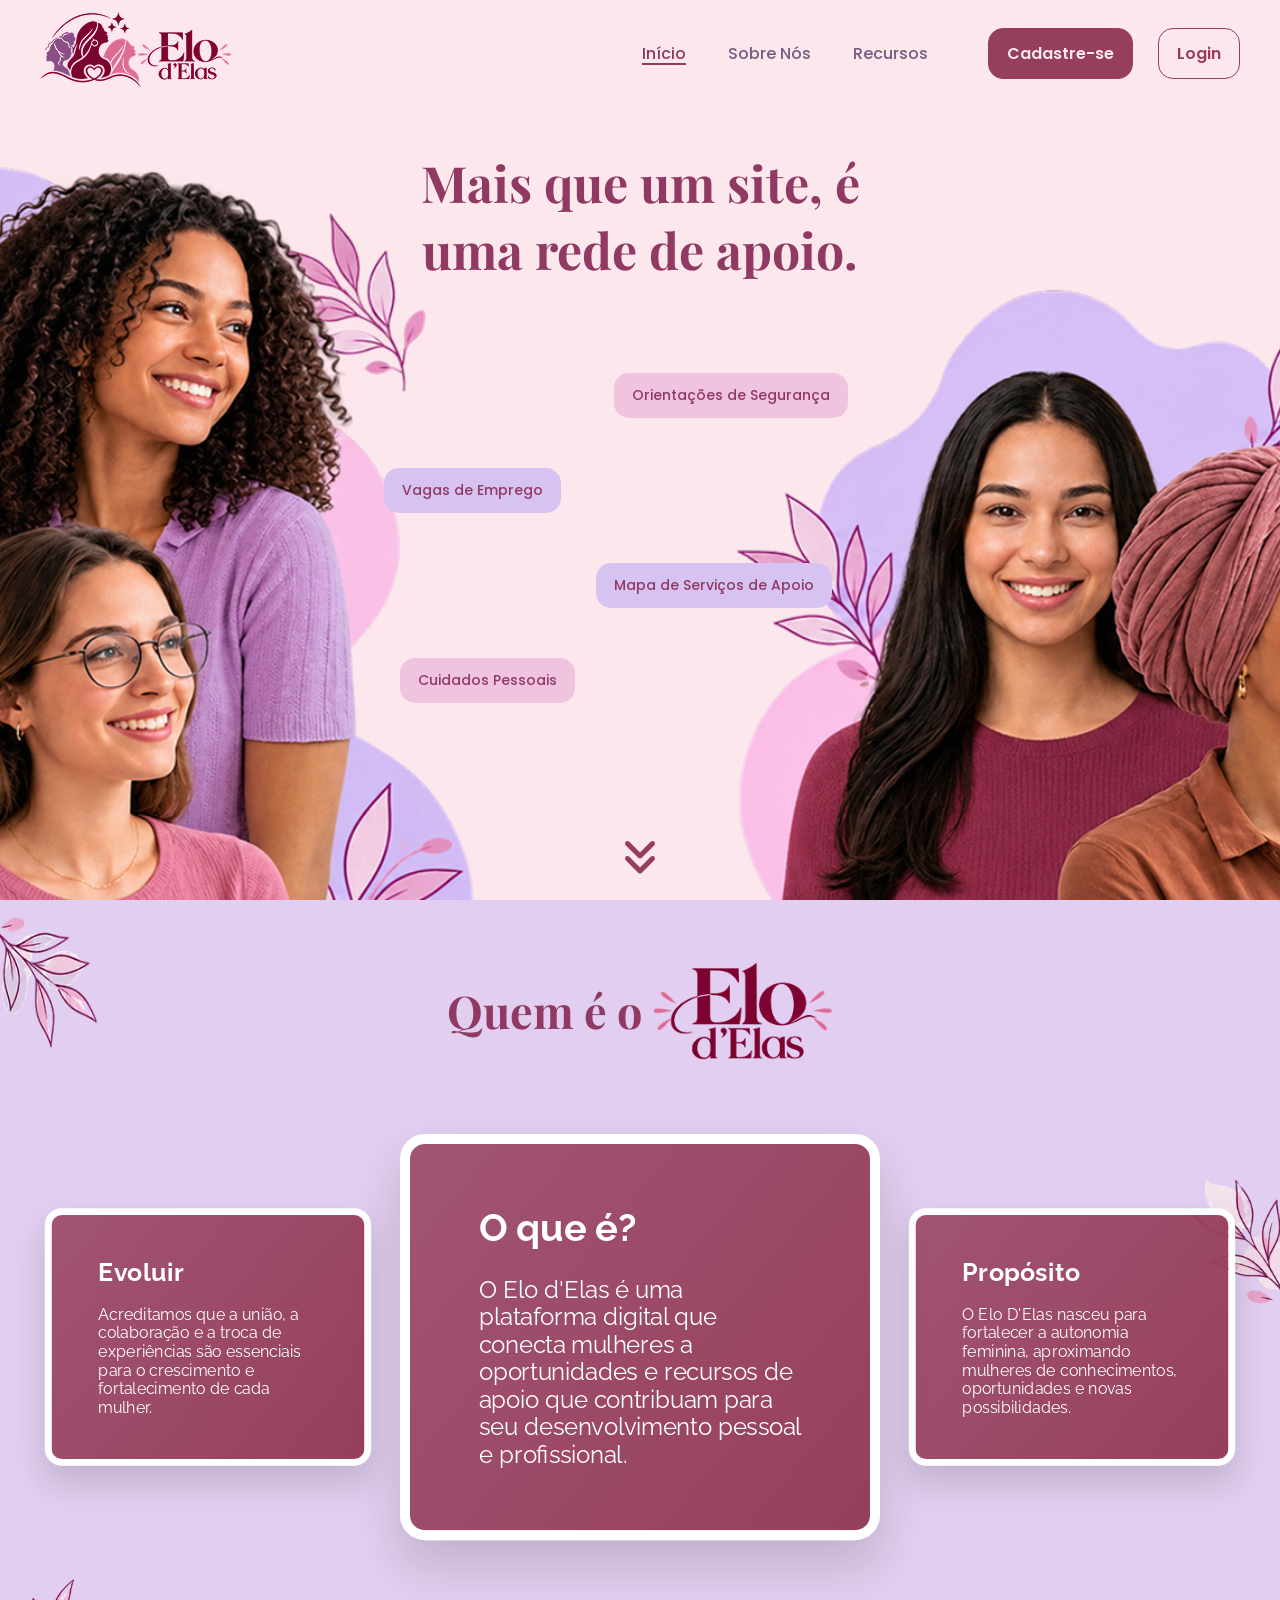
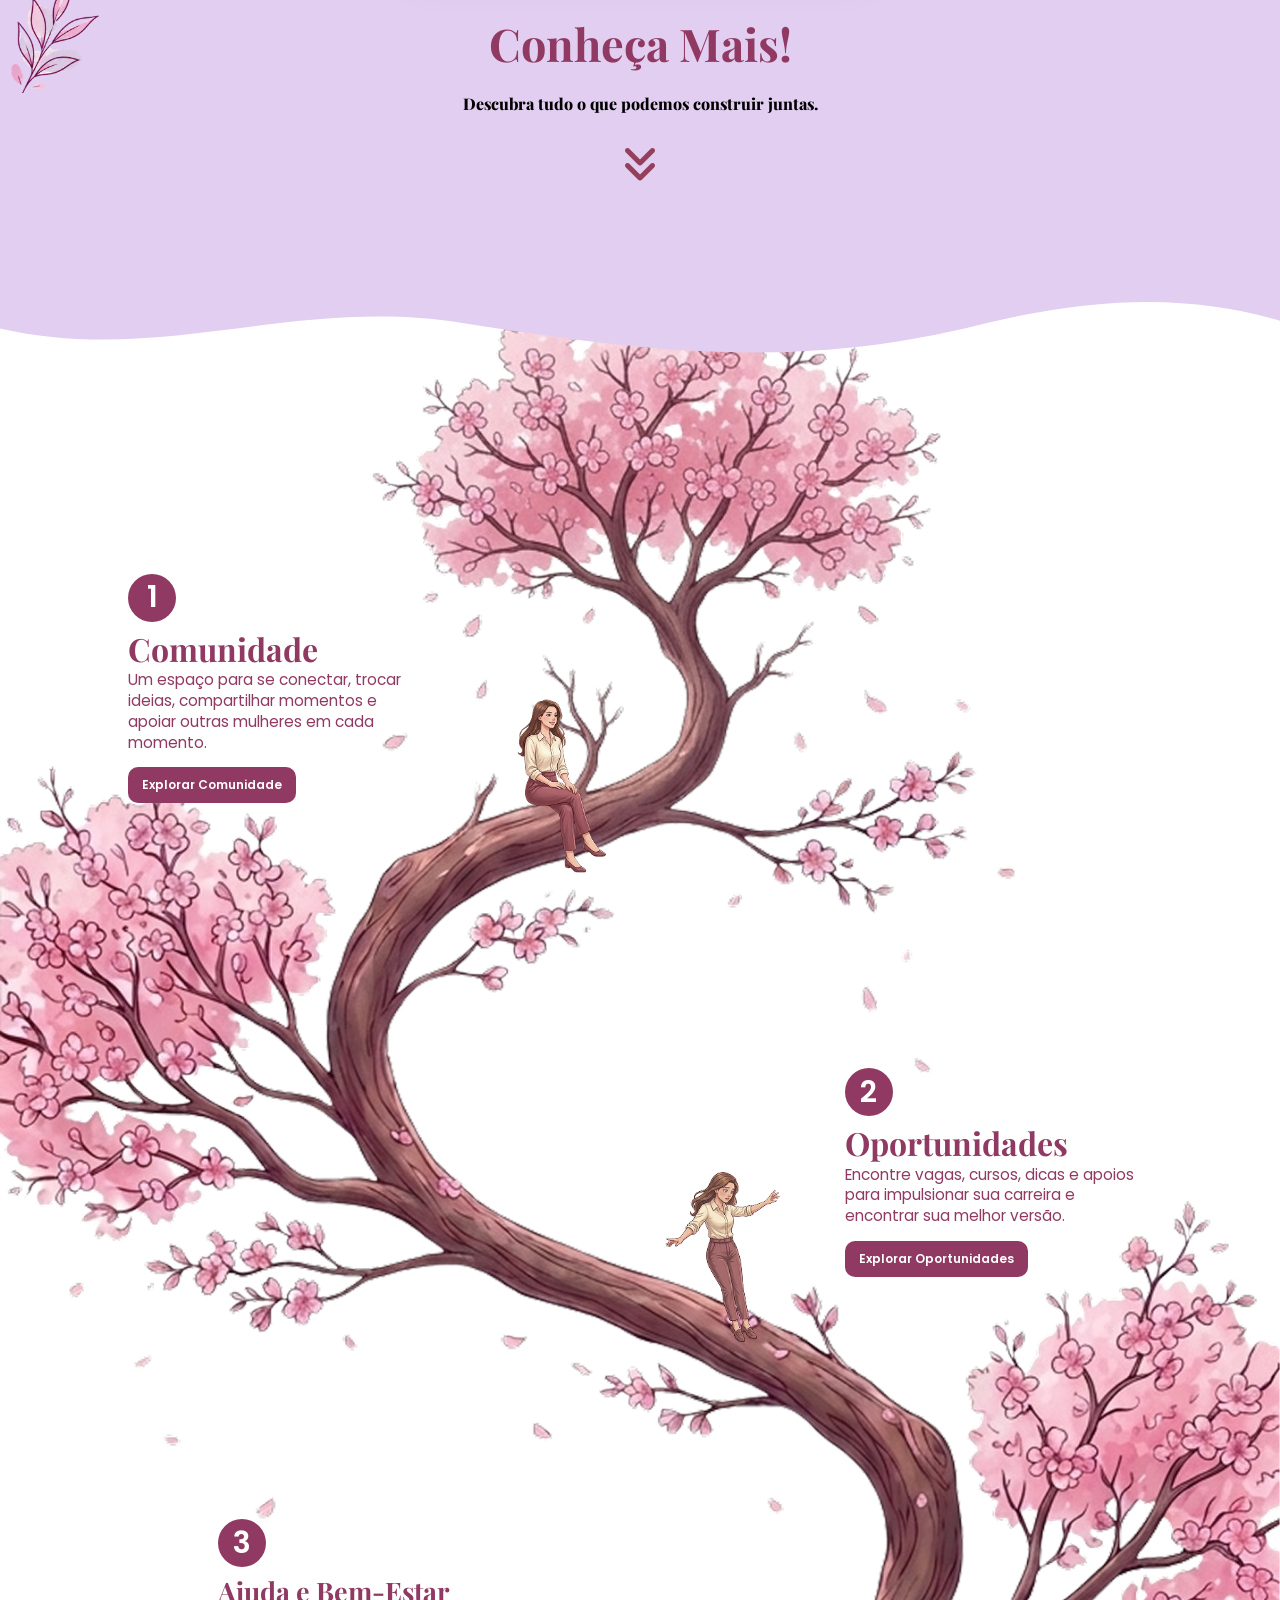
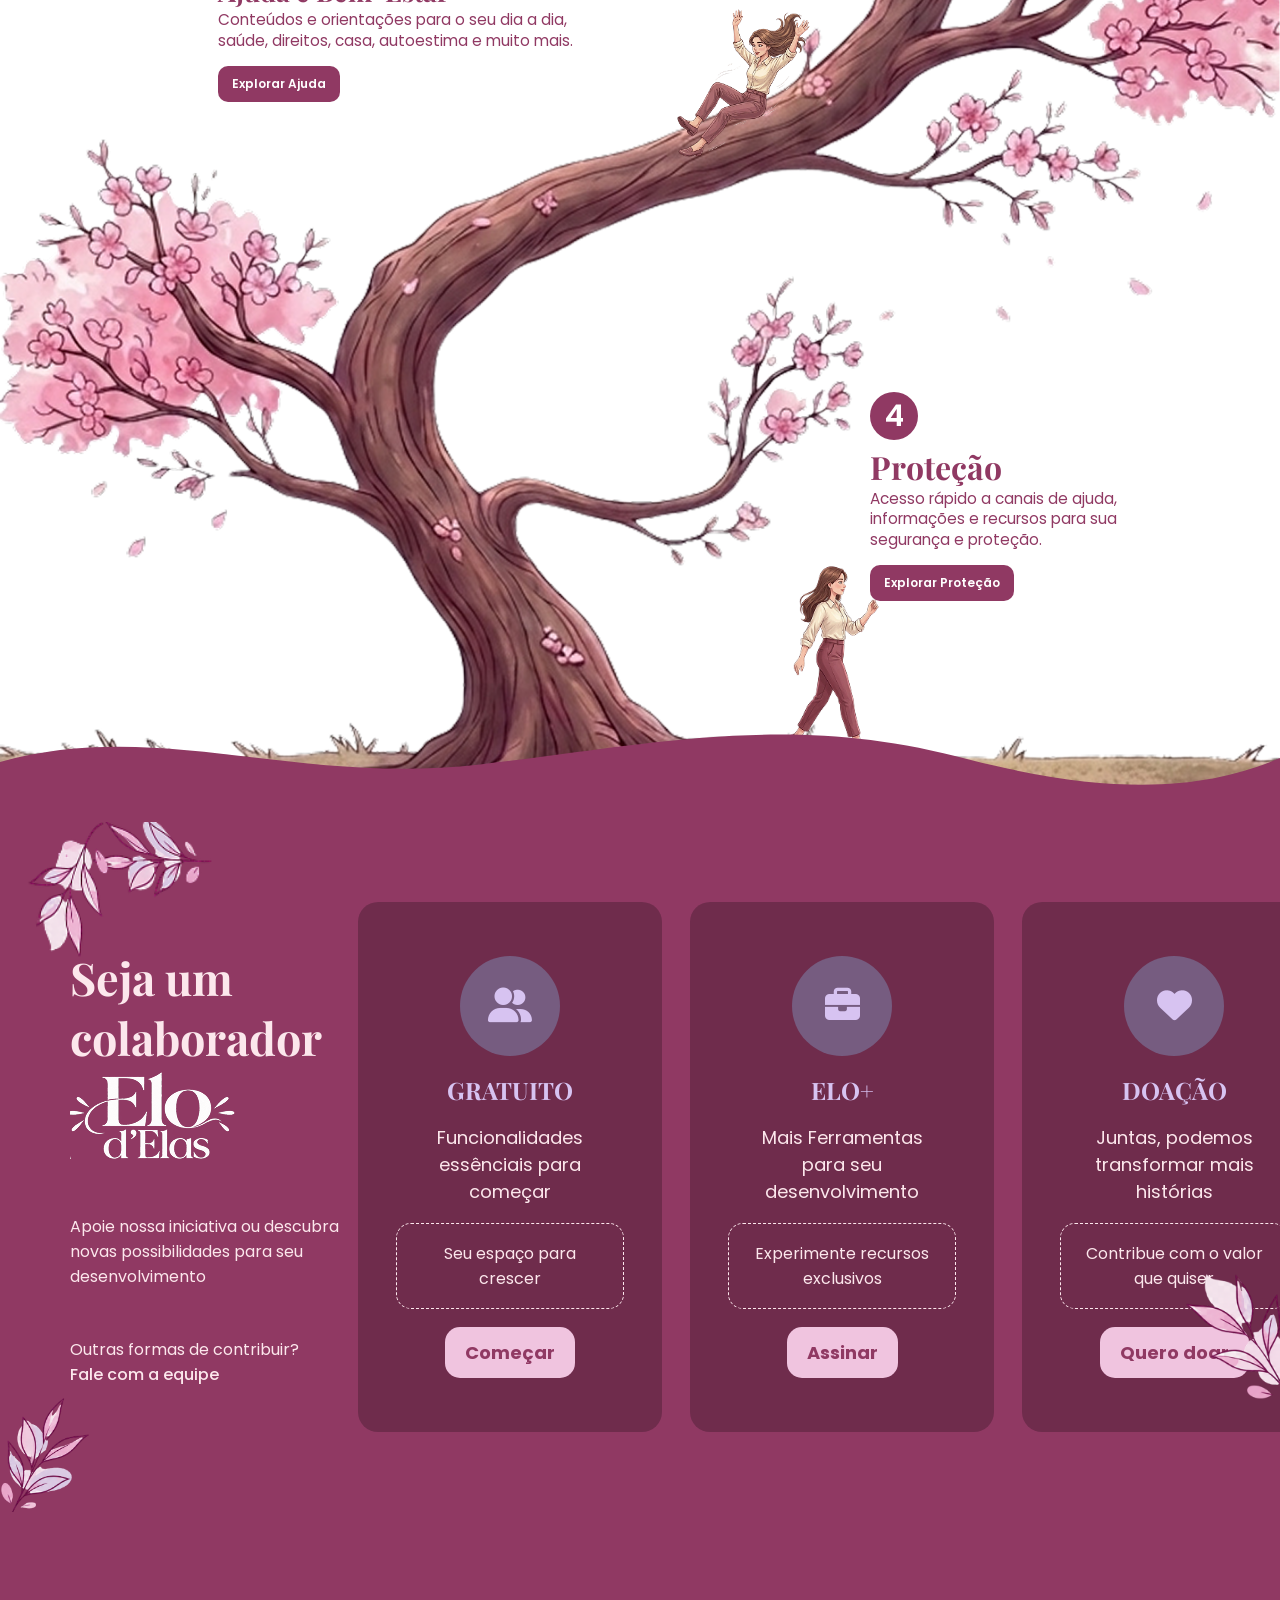
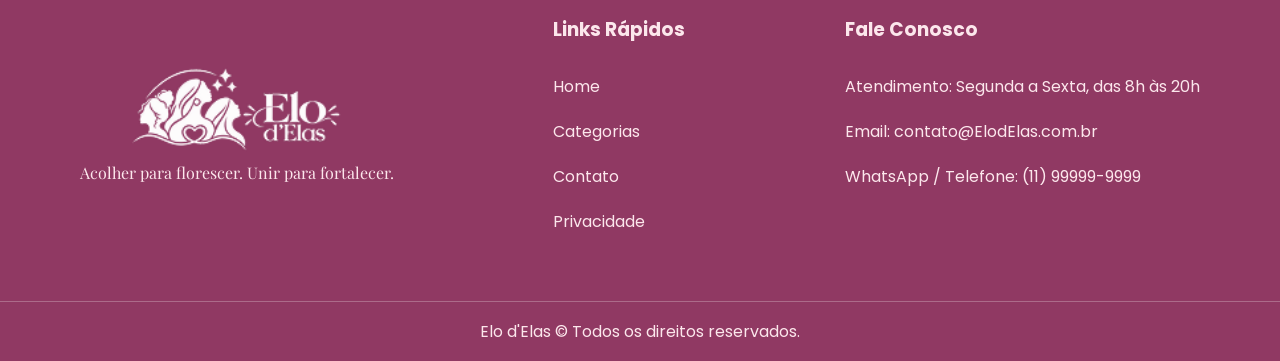
<file: index.html>
<!DOCTYPE html>
<html lang="pt-br">

<head>
    <meta charset="UTF-8">
    <meta name="viewport" content="width=device-width, initial-scale=1.0">
    <title>Início | Elo d'Elas</title>
    <link rel="shortcut icon" href="./img/LogoElod'Elas1.png" type="image/x-icon">
    <link rel="stylesheet" href="./css/Header.css">
    <link rel="stylesheet" href="./css/index.css">
    <link rel="preconnect" href="https://fonts.googleapis.com">
    <link rel="preconnect" href="https://fonts.gstatic.com" crossorigin>
    <link
        href="https://fonts.googleapis.com/css2?family=Playfair+Display:wght@500;600;700&family=Poppins:wght@400;500;600;700&family=Raleway:ital,wght@0,100..900;1,100..900&display=swap"
        rel="stylesheet">
    <link rel="stylesheet" href="css/GlobalScrollbars.css">
    <link rel="stylesheet" href="https://cdnjs.cloudflare.com/ajax/libs/font-awesome/6.5.2/css/all.min.css">
</head>

<body>
    <header>
        <a href="#">
            <div class="logo">
                <img src="./img/HomePage/Logo.png" alt="Logo Elo d'Elas">
            </div>
        </a>

        <nav>
            <ul>
                <li><a href="#" id="page-select">Início</a></li>
                <li><a href="./SobrePage.html">Sobre Nós</a></li>
                <li><a href="./DashboardAjuda.html">Recursos</a></li>
            </ul>

            <div class="btns-nav">
                <button class="btn-nav singup-btn"
                    onclick="window.location.href='./PagCadastro.html'">Cadastre-se</button>
                <button class="btn-nav login-btn" onclick="window.location.href='./PagLogin.html'">Login</button>
            </div>
        </nav>
    </header>

    <main>
        <section class="hero-section">
            <h1>Mais que um site, é uma rede de apoio.</h1>

            <div class="btns-hero">
                <button class="btn-recurs pink left">Orientações de Segurança</button>
                <button class="btn-recurs purple right" onclick="document.location='DashboardOportunidade'">Vagas de Emprego</button>
                <button class="btn-recurs purple left">Mapa de Serviços de Apoio</button>
                <button class="btn-recurs pink right" onclick="document.location='DashboardAjuda'">Cuidados
                    Pessoais</button>
            </div>

            <div class="arrow-down">
                <a href="#about">
                    <i class="fa-solid fa-angles-down"></i>
                </a>
            </div>
        </section>

        <button onclick="goTop()" id="btn-top">
            <i class="fa-solid fa-angles-up"></i>
        </button>

        <section class="about-section" id="about">
            <img src="img/Ramo Inverso.png" alt="Ramo decorativo no canto superior esquerdo" class="branch top-left">
            <img src="img/Ramo baixo.png" alt="Ramo decorativo no canto inferior esquerdo" class="branch bottom-left">
            <img src="img/Ramo Topo.png" alt="Ramo decorativo à direita" class="branch right">

            <div class="title">
                <h1>Quem é o</h1>
                <img src="./img/HomePage/LogoLetters.png" alt="Logo Letras Elo d'Elas">
            </div>

            <div class="carousel-container" id="carousel">
                <div class="card">
                    <h2>O que é?</h2>
                    <p>O Elo d'Elas é uma plataforma digital que conecta mulheres a oportunidades e recursos de apoio
                        que contribuam para seu desenvolvimento pessoal e profissional.</p>
                </div>

                <div class="card">
                    <h2>Propósito</h2>
                    <p>O Elo D'Elas nasceu para fortalecer a autonomia feminina, aproximando mulheres de conhecimentos,
                        oportunidades e novas possibilidades.</p>
                </div>

                <div class="card">
                    <h2>Evoluir</h2>
                    <p>Acreditamos que a união, a colaboração e a troca de experiências são essenciais para o
                        crescimento e fortalecimento de cada mulher.</p>
                </div>
            </div>

            <h1 class="more-title">Conheça Mais!</h1>
        </section>

        <section class="more-section">
            <div class="more-info">
                <p>Descubra tudo o que podemos construir juntas.</p>

                <div class="arrow-down">
                    <a href="#tree-story" aria-label="Conheça os pilares do Elo d'Elas">
                        <i class="fa-solid fa-angles-down"></i>
                    </a>
                </div>
            </div>
        </section>

        <section class="tree-story" id="tree-story" aria-label="Conheça os quatro pilares do Elo d'Elas">
            <div class="tree-wave tree-wave-top" aria-hidden="true">
                <svg viewBox="0 0 1440 130" preserveAspectRatio="none" focusable="false">
                    <path d="M0,72 C180,120 330,30 520,65 C740,105 900,125 1100,68 C1250,25 1350,32 1440,62 L1440,0 L0,0 Z" fill="#E2CEF0"></path>
                </svg>
            </div>

            <div class="tree-figure" aria-hidden="true">
                <img class="tree-image" src="img/HomePage/ArvoreHome.png" alt="" fetchpriority="high" decoding="async">
                <img class="tree-woman tree-woman-community" src="img/HomePage/MulherSentadaHome.png" alt="" decoding="async">
                <img class="tree-woman tree-woman-opportunities" src="img/HomePage/MulherEquilibrandoOportunidadeHome.png" alt="" decoding="async">
                <img class="tree-woman tree-woman-wellbeing" src="img/HomePage/MulherDeslizandoHome.png" alt="" decoding="async">
                <img class="tree-woman tree-woman-protection" src="img/HomePage/MulherAndandoHome.png" alt="" decoding="async">
            </div>

            <article class="tree-copy tree-copy-community">
                <span class="tree-number">1</span>
                <h2>Comunidade</h2>
                <p>Um espaço para se conectar, trocar ideias, compartilhar momentos e apoiar outras mulheres em cada momento.</p>
                <a class="tree-link" href="./DashboardComunidade.html">Explorar Comunidade</a>
            </article>
            <article class="tree-copy tree-copy-opportunities">
                <span class="tree-number">2</span>
                <h2>Oportunidades</h2>
                <p>Encontre vagas, cursos, dicas e apoios para impulsionar sua carreira e encontrar sua melhor versão.</p>
                <a class="tree-link" href="./DashboardOportunidade.html">Explorar Oportunidades</a>
            </article>
            <article class="tree-copy tree-copy-wellbeing">
                <span class="tree-number">3</span>
                <h2>Ajuda e Bem-Estar</h2>
                <p>Conteúdos e orientações para o seu dia a dia, saúde, direitos, casa, autoestima e muito mais.</p>
                <a class="tree-link" href="./DashboardAjuda.html">Explorar Ajuda</a>
            </article>
            <article class="tree-copy tree-copy-protection">
                <span class="tree-number">4</span>
                <h2>Proteção</h2>
                <p>Acesso rápido a canais de ajuda, informações e recursos para sua segurança e proteção.</p>
                <a class="tree-link" href="./DashboardProtecao.html">Explorar Proteção</a>
            </article>

            <div class="tree-wave tree-wave-bottom" aria-hidden="true">
                <svg viewBox="0 0 1440 150" preserveAspectRatio="none" focusable="false">
                    <path d="M0,75 C180,20 330,105 540,78 C740,52 890,12 1090,72 C1260,120 1360,108 1440,70 L1440,150 L0,150 Z" fill="#903963"></path>
                </svg>
            </div>
        </section>

        <section class="contributor-section">
            <img src="img/HomePage/Dois Ramos.png" alt="Ramo decorativo no canto superior esquerdo" class="branch top">
            <img src="img/Ramo baixo.png" alt="Ramo decorativo no canto inferior esquerdo" class="branch left">
            <img src="img/Ramo Topo.png" alt="Ramo decorativo no canto inferior direito" class="branch bottom-right">

            <div class="texts-container">
                <div class="title">
                    <h1>Seja um colaborador</h1>
                    <img src="./img/HomePage/LogoLettersAlternative.png" alt="Logo Letras Elo d'Elas">
                </div>
                <p>Apoie nossa iniciativa ou descubra novas possibilidades para seu desenvolvimento</p>

                <div>
                    <p>Outras formas de contribuir?</p>
                    <p><a href="#">Fale com a equipe</a></p>
                </div>
            </div>

            <div class="boxes-container">
                <div class="box">
                    <div class="icon">
                        <i class="fa-solid fa-user-group"></i>
                    </div>
                    <h3>GRATUITO</h3>
                    <p>Funcionalidades essênciais para começar</p>
                    <div class="field">
                        <p>Seu espaço para crescer</p>
                    </div>
                    <button onclick="window.location.href='#'">Começar</button>
                </div>

                <div class="box">
                    <div class="icon">
                        <i class="fa-solid fa-briefcase"></i>
                    </div>
                    <h3>ELO+</h3>
                    <p>Mais Ferramentas para seu desenvolvimento</p>
                    <div class="field">
                        <p>Experimente recursos exclusivos</p>
                    </div>
                    <button onclick="window.location.href='#'">Assinar</button>
                </div>

                <div class="box">
                    <div class="icon">
                        <i class="fa-solid fa-heart"></i>
                    </div>
                    <h3>DOAÇÃO</h3>
                    <p>Juntas, podemos transformar mais histórias</p>
                    <div class="field">
                        <p>Contribue com o valor que quiser</p>
                    </div>
                    <button onclick="window.location.href='#'">Quero doar</button>
                </div>
            </div>
        </section>
    </main>

    <footer>
        <div class="footer-container">
            <div class="logo-footer">
                <a href="#"><img src="./img/LogoNegativa.png" alt="Logo Elo d'Elas cor Negativa"></a>
                <p>Acolher para florescer. Unir para fortalecer.</p>
            </div>
            <nav class="links-footer">
                <h3>Links Rápidos</h3>
                <ul>
                    <li><a href="#">Home</a></li>
                    <li><a href="#">Categorias</a></li>
                    <li><a href="#">Contato</a></li>
                    <li><a href="#">Privacidade</a></li>
                </ul>
            </nav>

            <nav class="talk-footer">
                <h3>Fale Conosco</h3>
                <ul>
                    <li>
                        <p>Atendimento: Segunda a Sexta, das 8h às 20h</p>
                    </li>
                    <li>
                        <p>Email: contato@ElodElas.com.br</p>
                    </li>
                    <li>WhatsApp / Telefone: (11) 99999-9999</li>
                </ul>
            </nav>
        </div>

        <div class="dues">
            <hr>
            <p>Elo d'Elas © Todos os direitos reservados.</p>
        </div>
    </footer>

    <script src="./js/index.js"></script>
</body>

</html>
</file>
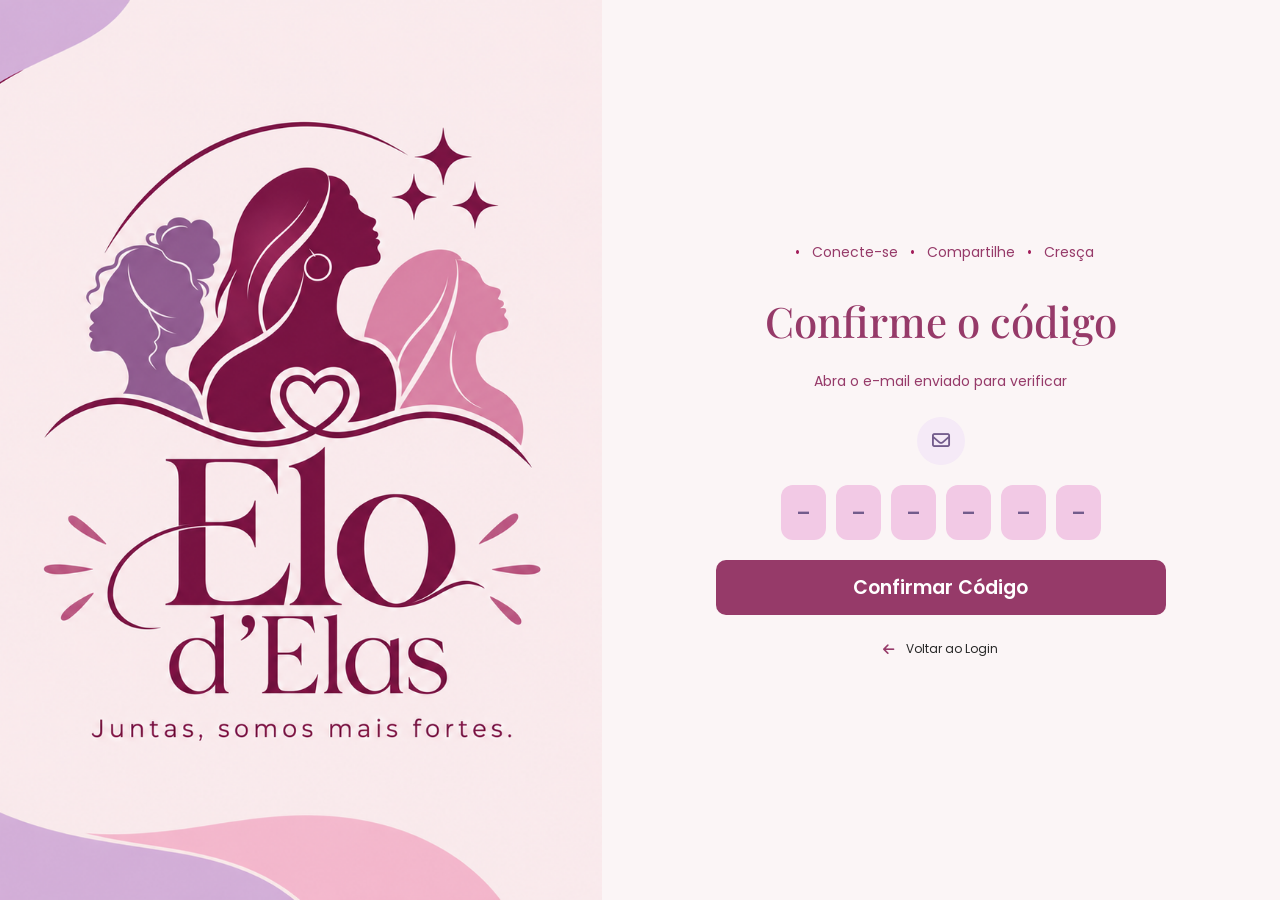
<file: ConfirmarCodigo.html>
<!DOCTYPE html>
<html lang="pt-br">

<head>
    <meta charset="UTF-8">
    <meta name="viewport" content="width=device-width, initial-scale=1.0">

    <title>Confirmar Código | Elo d'Elas</title>
    <link rel="shortcut icon" href="./img/LogoElod'Elas1.png" type="image/x-icon">

    <link rel="stylesheet" href="css/ConfirmarCodigo.css">
    <link rel="preconnect" href="https://fonts.googleapis.com">
    <link rel="preconnect" href="https://fonts.gstatic.com" crossorigin>
    <link
        href="https://fonts.googleapis.com/css2?family=Playfair+Display:wght@500;600;700&family=Poppins:wght@400;500;600;700&display=swap"
        rel="stylesheet">
    <link rel="stylesheet" href="css/GlobalScrollbars.css">
    <link rel="stylesheet" href="https://cdnjs.cloudflare.com/ajax/libs/font-awesome/6.5.2/css/all.min.css">

</head>

<body>

    <main class="pag-confirmar-codigo">

        <div class="logo-completa">
            <img src="img/LogoLogin.png" alt="Logo Elo d'Elas">
        </div>

        <div class="dados-pagina">

            <div class="topo">
                <p class="frase-topo">
                    <span>•</span> Conecte-se
                    <span>•</span> Compartilhe
                    <span>•</span> Cresça
                </p>

                <h3>Confirme o código</h3>

                <p class="texto-topo">
                    Abra o e-mail enviado para verificar
                </p>
            </div>

            <div class="formulario-codigo">

                <div class="icone-email">
                    <i class="fa-regular fa-envelope"></i>
                </div>

                <div class="campos-codigo">
                    <input type="text" maxlength="1" placeholder="–">
                    <input type="text" maxlength="1" placeholder="–">
                    <input type="text" maxlength="1" placeholder="–">
                    <input type="text" maxlength="1" placeholder="–">
                    <input type="text" maxlength="1" placeholder="–">
                    <input type="text" maxlength="1" placeholder="–">
                </div>

            </div>

            <div class="botao-confirmar">
                <a href="RedefinirSenha.html" class="botao-codigo">
                    Confirmar Código
                </a>
            </div>

            <div class="voltar-login">
                <a href="PagLogin.html">
                    <i class="fa-solid fa-arrow-left"></i>
                    <span>Voltar ao Login</span>
                </a>
            </div>

        </div>

    </main>

</body>

</html>
</file>
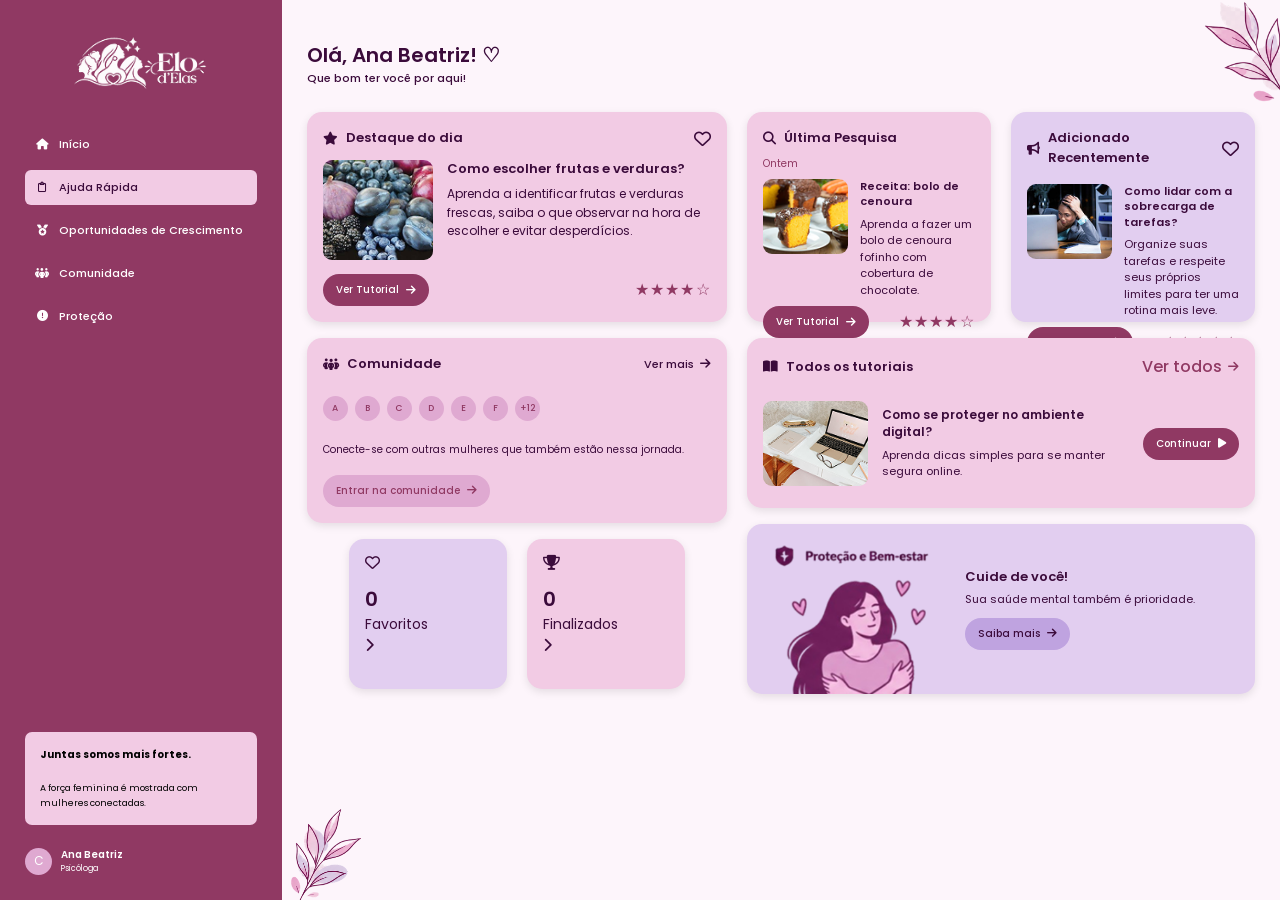
<file: DashboardAjuda.html>
<!DOCTYPE html>
<html lang="pt-br">
<head>
    <meta charset="UTF-8">
    <meta name="viewport" content="width=device-width, initial-scale=1.0">
    <title>Ajuda Rápida | Elo d'Elas</title>
    <link rel="shortcut icon" href="./img/LogoElod'Elas1.png" type="image/x-icon">

    <link rel="stylesheet" href="css/DashboardBase.css">
    <link rel="stylesheet" href="css/DashboardAjuda.css">
    <link rel="stylesheet" href="css/DashboardAjudaModais.css">

    <link rel="preconnect" href="https://fonts.googleapis.com">
    <link rel="preconnect" href="https://fonts.gstatic.com" crossorigin>
    <link href="https://fonts.googleapis.com/css2?family=Poppins:wght@400;500;600;700&display=swap" rel="stylesheet">
    <link rel="stylesheet" href="css/GlobalScrollbars.css">
    <link rel="stylesheet" href="https://cdnjs.cloudflare.com/ajax/libs/font-awesome/6.5.2/css/all.min.css">
</head>

<body>
<main class="dashboardAjuda">
    <aside class="barraLateral">
        <a class="marca" href="PagLogin.html" aria-label="Elo d'Elas - início">
            <img src="img/LogoNegativa.png" alt="Elo d'Elas">
        </a>

        <nav class="navegacao" aria-label="Navegação principal">
            <a href="index.html" class="itemNavegacao"><i class="fa-solid fa-house"></i><span>Início</span></a>
            <a href="DashboardAjuda.html" class="itemNavegacao ativo" aria-current="page"><i class="fa-regular fa-clipboard"></i><span>Ajuda Rápida</span></a>
            <a href="DashboardOportunidade.html" class="itemNavegacao"><i class="fa-solid fa-medal"></i><span>Oportunidades de Crescimento</span></a>
            <a href="DashboardComunidade.html" class="itemNavegacao"><i class="fa-solid fa-people-group"></i><span>Comunidade</span></a>
            <a href="DashboardProtecao.html" class="itemNavegacao"><i class="fa-solid fa-circle-exclamation"></i><span>Proteção</span></a>
        </nav>

        <section class="recado" aria-label="Mensagem da comunidade">
            <h2>Juntas somos mais fortes.</h2>
            <p>A força feminina é mostrada com mulheres conectadas.</p>
        </section>

        <a href="#perfil" class="usuario">
            <span class="avatar" aria-hidden="true">C</span>
            <span class="dadosUsuario"><strong>Ana Beatriz</strong><small>Psicóloga</small></span>
        </a>
    </aside>

    <section class="conteudo" aria-label="Ajuda rápida">
        <img class="ramo ramoSuperior" src="img/Ramo%20Topo.png" alt="" aria-hidden="true">
        <img class="ramo ramoInferior" src="img/Ramo%20baixo.png" alt="" aria-hidden="true">

        <header class="cabecalhoConteudo">
            <div class="saudacaoUsuario">
                <h1>Olá, Ana Beatriz! ♡</h1>
                <p>Que bom ter você por aqui!</p>
            </div>
        </header>

        <section class="gradeCards" aria-label="Painel de tutoriais">

            <article class="cardDestaqueDia">
                <div class="cardCabecalho">
                    <h2><i class="fa-solid fa-star"></i>Destaque do dia</h2>
                    <button class="botaoIcone" type="button" data-favorite="frutas" aria-label="Adicionar aos favoritos">
                        <i class="fa-regular fa-heart"></i>
                    </button>
                </div>

                <div class="cardConteudo">
                    <img src="img/Frutas.png" alt="Frutas e verduras frescas">
                    <div class="cardInformacoes">
                        <h3>Como escolher frutas e verduras?</h3>
                        <p>Aprenda a identificar frutas e verduras frescas, saiba o que observar na hora de escolher e evitar desperdícios.</p>
                    </div>
                </div>

                <div class="cardRodape">
                    <button class="botaoCard" type="button" data-open-tutorial="frutas">
                        Ver Tutorial <i class="fa-solid fa-arrow-right"></i>
                    </button>
                    <span class="avaliacao" aria-label="Avaliação 4 de 5">★★★★☆</span>
                </div>
            </article>

            <article class="cardUltimaPesquisa">
                <div class="cardCabecalho">
                    <h2><i class="fa-solid fa-magnifying-glass"></i>Última Pesquisa</h2>
                </div>

                <span class="dataPesquisa">Ontem</span>

                <div class="cardConteudo">
                    <img src="img/Doce.png" alt="Bolo de cenoura com cobertura de chocolate">
                    <div class="cardInformacoes">
                        <h3>Receita: bolo de cenoura</h3>
                        <p>Aprenda a fazer um bolo de cenoura fofinho com cobertura de chocolate.</p>
                    </div>
                </div>

                <div class="cardRodape">
                    <button class="botaoCard" type="button" data-open-tutorial="bolo">
                        Ver Tutorial <i class="fa-solid fa-arrow-right"></i>
                    </button>
                    <span class="avaliacao" aria-label="Avaliação 4 de 5">★★★★☆</span>
                </div>
            </article>

            <article class="cardRecente">
                <div class="cardCabecalho">
                    <h2><i class="fa-solid fa-bullhorn"></i>Adicionado Recentemente</h2>
                    <button class="botaoIcone" type="button" data-favorite="sobrecarga" aria-label="Adicionar aos favoritos">
                        <i class="fa-regular fa-heart"></i>
                    </button>
                </div>

                <div class="cardConteudo">
                    <img src="img/Sobrecarga.png" alt="Mulher trabalhando em um notebook">
                    <div class="cardInformacoes">
                        <h3>Como lidar com a sobrecarga de tarefas?</h3>
                        <p>Organize suas tarefas e respeite seus próprios limites para ter uma rotina mais leve.</p>
                    </div>
                </div>

                <div class="cardRodape">
                    <button class="botaoCard" type="button" data-open-tutorial="sobrecarga">
                        Ver Tutorial <i class="fa-solid fa-arrow-right"></i>
                    </button>
                    <span class="avaliacao" aria-label="Avaliação 4 de 5">★★★★☆</span>
                </div>
            </article>

            <article class="cardAcessoComunidade" id="comunidade">
                <div class="cardCabecalho">
                    <h2><i class="fa-solid fa-people-group"></i>Comunidade</h2>
                    <a href="#" class="linkCard">Ver mais <i class="fa-solid fa-arrow-right"></i></a>
                </div>

                <div class="listaAvatares">
                    <span>A</span><span>B</span><span>C</span>
                    <span>D</span><span>E</span><span>F</span><span>+12</span>
                </div>

                <p>Conecte-se com outras mulheres que também estão nessa jornada.</p>

                <a href="DashboardComunidade.html" class="botaoCard">
                    Entrar na comunidade <i class="fa-solid fa-arrow-right"></i>
                </a>
            </article>

            <article class="cardTutoriaisNaoFinalizados">
                <div class="cardCabecalho">
                    <h2><i class="fa-solid fa-book-open"></i>Todos os tutoriais</h2>
                    <button type="button" class="linkCard" data-open-list="all">
                        Ver todos <i class="fa-solid fa-arrow-right"></i>
                    </button>
                </div>

                <div class="cardConteudo">
                    <img src="img/SegurancaDigital.png" alt="Notebook sobre uma mesa de trabalho">

                    <div class="cardInformacoes">
                        <h3>Como se proteger no ambiente digital?</h3>
                        <p>Aprenda dicas simples para se manter segura online.</p>
                    </div>

                    <button type="button" class="botaoCard" data-open-tutorial="seguranca">
                        Continuar <i class="fa-solid fa-play"></i>
                    </button>
                </div>
            </article>

            <div class="grupoResumo">
                <article class="cardTutoriaisFavoritos" role="button" tabindex="0"
                    data-open-list="favorites" aria-label="Ver tutoriais favoritos">
                    <i class="fa-regular fa-heart iconeCard"></i>
                    <strong id="favoriteCount">3</strong>
                    <span>Favoritos</span>
                    <span class="resumoSeta"><i class="fa-solid fa-chevron-right"></i></span>
                </article>

                <article class="cardTutoriaisFinalizados" role="button" tabindex="0"
                    data-open-list="completed" aria-label="Ver tutoriais finalizados">
                    <i class="fa-solid fa-trophy iconeCard"></i>
                    <strong id="completedCount">12</strong>
                    <span>Finalizados</span>
                    <span class="resumoSeta"><i class="fa-solid fa-chevron-right"></i></span>
                </article>
            </div>

            <article class="cardAlertaBemEstar" id="protecao">
                <div class="cardConteudo">
                    <img src="img/BemEstar.png" alt="Ilustração de mulher praticando autocuidado">

                    <div class="cardInformacoes">
                        <h3>Cuide de você!</h3>
                        <p>Sua saúde mental também é prioridade.</p>
                        <button type="button" class="botaoCard" data-open-list="wellness">
                            Saiba mais <i class="fa-solid fa-arrow-right"></i>
                        </button>
                    </div>
                </div>
            </article>

        </section>
    </section>
</main>


<div id="modalRoot"></div>

<script src="js/DashboardAjuda.js" defer></script>
</body>
</html>
</file>
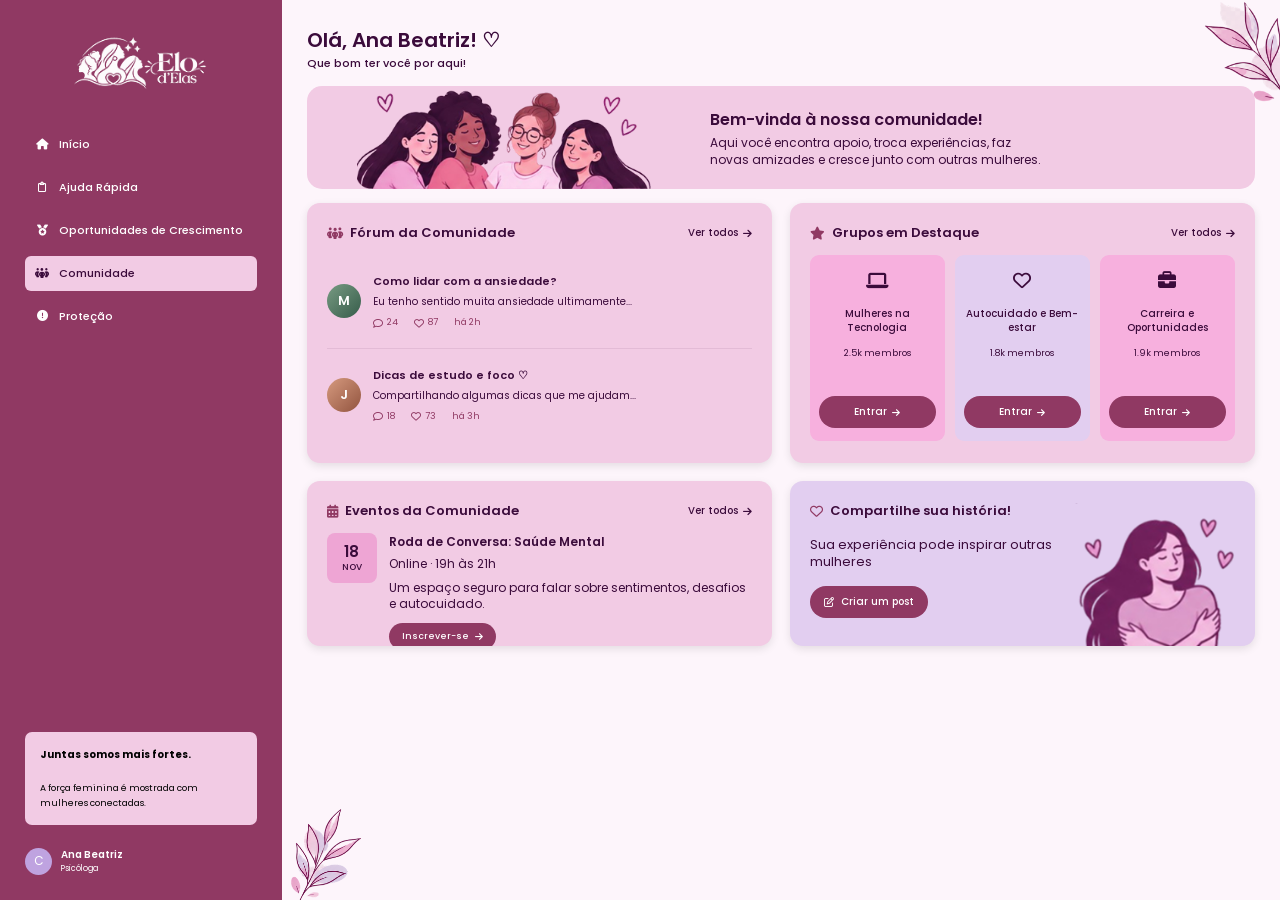
<file: DashboardComunidade.html>
<!DOCTYPE html>
<html lang="pt-br">

<head>
    <meta charset="UTF-8">
    <meta name="viewport" content="width=device-width, initial-scale=1.0">

    <title>Comunidade | Elo d'Elas</title>
    <link rel="shortcut icon" href="./img/LogoElod'Elas1.png" type="image/x-icon">


    <link rel="stylesheet" href="css/DashboardBase.css">


    <link rel="stylesheet" href="css/DashboardComunidade.css">


    <link rel="stylesheet" href="css/DashboardComunidadeModais.css">
    <link rel="stylesheet" href="css/GlobalScrollbars.css">


    <link rel="preconnect" href="https://fonts.googleapis.com">
    <link rel="preconnect" href="https://fonts.gstatic.com" crossorigin>

    <link
        href="https://fonts.googleapis.com/css2?family=Poppins:wght@400;500;600;700&display=swap"
        rel="stylesheet"
    >


    <link
        rel="stylesheet"
        href="https://cdnjs.cloudflare.com/ajax/libs/font-awesome/6.5.2/css/all.min.css"
    >
</head>

<body>

    <main class="dashboardComunidade">


        <aside class="barraLateralComunidade">

            <a class="marcaComunidade" href="PagLogin.html" aria-label="Elo d'Elas - início">
                <img src="img/LogoNegativa.png" alt="Elo d'Elas">
            </a>

            <nav class="navegacaoComunidade" aria-label="Navegação principal">

                <a href="index.html" class="itemNavegacaoComunidade">
                    <i class="fa-solid fa-house"></i>
                    <span>Início</span>
                </a>

                <a href="DashboardAjuda.html" class="itemNavegacaoComunidade">
                    <i class="fa-regular fa-clipboard"></i>
                    <span>Ajuda Rápida</span>
                </a>

                <a href="DashboardOportunidade.html" class="itemNavegacaoComunidade">
                    <i class="fa-solid fa-medal"></i>
                    <span>Oportunidades de Crescimento</span>
                </a>

                <a
                    href="DashboardComunidade.html"
                    class="itemNavegacaoComunidade ativo"
                    aria-current="page"
                >
                    <i class="fa-solid fa-people-group"></i>
                    <span>Comunidade</span>
                </a>

                <a href="DashboardProtecao.html" class="itemNavegacaoComunidade">
                    <i class="fa-solid fa-circle-exclamation"></i>
                    <span>Proteção</span>
                </a>

            </nav>

            <section class="recadoComunidade" aria-label="Mensagem da comunidade">
                <h2>Juntas somos mais fortes.</h2>
                <p>A força feminina é mostrada com mulheres conectadas.</p>
            </section>

            <a href="#perfil" class="usuarioComunidade">

                <span class="avatarComunidade" aria-hidden="true">C</span>

                <span class="dadosUsuarioComunidade">
                    <strong>Ana Beatriz</strong>
                    <small>Psicóloga</small>
                </span>

            </a>

        </aside>


        <section class="conteudoComunidade" aria-label="Página da comunidade">


            <img
                class="ramoComunidade ramoSuperiorComunidade"
                src="img/Ramo%20Topo.png"
                alt=""
                aria-hidden="true"
            >

            <img
                class="ramoComunidade ramoInferiorComunidade"
                src="img/Ramo%20baixo.png"
                alt=""
                aria-hidden="true"
            >


            <header class="cabecalhoComunidade">

                <div class="saudacaoComunidade">
                    <h1>Olá, Ana Beatriz! ♡</h1>
                    <p>Que bom ter você por aqui!</p>
                </div>

            </header>


            <section class="bannerBoasVindas">

                <div class="imagemBannerComunidade">
                    <img
                        src="./img/Comunidade/IlustracaoBannerComunidade.png"
                        alt="Ilustração de mulheres reunidas"
                    >
                </div>

                <div class="textoBannerComunidade">
                    <h2>Bem-vinda à nossa comunidade!</h2>

                    <p>
                        Aqui você encontra apoio, troca experiências,
                        faz novas amizades e cresce junto com outras mulheres.
                    </p>
                </div>

            </section>


            <section class="gradeComunidade" aria-label="Área da comunidade">


                <article class="cardForumComunidade">

                    <div class="cabecalhoCardComunidade">

                        <h2>
                            <i class="fa-solid fa-people-group"></i>
                            Fórum da Comunidade
                        </h2>

                        <button
                            type="button"
                            class="linkComunidade"
                            data-open-community="forum"
                        >
                            Ver todos
                            <i class="fa-solid fa-arrow-right"></i>
                        </button>

                    </div>


                    <div class="listaPublicacoes">


                        <div
                            class="publicacao"
                            role="button"
                            tabindex="0"
                            data-open-community="forum"
                        >

                            <div class="avatarPublicacao avatarUm">M</div>

                            <div class="informacoesPublicacao">

                                <h3>Como lidar com a ansiedade?</h3>

                                <p>
                                    Eu tenho sentido muita ansiedade ultimamente...
                                </p>

                                <div class="metricasPublicacao">
                                    <span>
                                        <i class="fa-regular fa-comment"></i> 24
                                    </span>

                                    <span>
                                        <i class="fa-regular fa-heart"></i> 87
                                    </span>

                                    <span>há 2h</span>
                                </div>

                            </div>

                        </div>


                        <div
                            class="publicacao"
                            role="button"
                            tabindex="0"
                            data-open-community="forum"
                        >

                            <div class="avatarPublicacao avatarDois">J</div>

                            <div class="informacoesPublicacao">

                                <h3>Dicas de estudo e foco ♡</h3>

                                <p>
                                    Compartilhando algumas dicas que me ajudam...
                                </p>

                                <div class="metricasPublicacao">
                                    <span>
                                        <i class="fa-regular fa-comment"></i> 18
                                    </span>

                                    <span>
                                        <i class="fa-regular fa-heart"></i> 73
                                    </span>

                                    <span>há 3h</span>
                                </div>

                            </div>

                        </div>


                    </div>

                </article>


                <article class="cardGruposComunidade">

                    <div class="cabecalhoCardComunidade">

                        <h2>
                            <i class="fa-solid fa-star"></i>
                            Grupos em Destaque
                        </h2>

                        <button
                            type="button"
                            class="linkComunidade"
                            data-open-community="groups"
                        >
                            Ver todos
                            <i class="fa-solid fa-arrow-right"></i>
                        </button>

                    </div>


                    <div class="listaGrupos">


                        <div class="grupoDestaque grupoRosa">

                            <i class="fa-solid fa-laptop iconeGrupo"></i>

                            <h3>Mulheres na Tecnologia</h3>

                            <span>2.5k membros</span>

                            <button
                                type="button"
                                class="botaoGrupo"
                                data-join-group="tecnologia"
                            >
                                Entrar
                                <i class="fa-solid fa-arrow-right"></i>
                            </button>

                        </div>


                        <div class="grupoDestaque grupoLilás">

                            <i class="fa-regular fa-heart iconeGrupo"></i>

                            <h3>Autocuidado e Bem-estar</h3>

                            <span>1.8k membros</span>

                            <button
                                type="button"
                                class="botaoGrupo"
                                data-join-group="bemestar"
                            >
                                Entrar
                                <i class="fa-solid fa-arrow-right"></i>
                            </button>

                        </div>


                        <div class="grupoDestaque grupoRosa">

                            <i class="fa-solid fa-briefcase iconeGrupo"></i>

                            <h3>Carreira e Oportunidades</h3>

                            <span>1.9k membros</span>

                            <button
                                type="button"
                                class="botaoGrupo"
                                data-join-group="carreira"
                            >
                                Entrar
                                <i class="fa-solid fa-arrow-right"></i>
                            </button>

                        </div>


                    </div>

                </article>


                <article class="cardEventosComunidade">

                    <div class="cabecalhoCardComunidade">

                        <h2>
                            <i class="fa-solid fa-calendar-days"></i>
                            Eventos da Comunidade
                        </h2>

                        <button
                            type="button"
                            class="linkComunidade"
                            data-open-community="events"
                        >
                            Ver todos
                            <i class="fa-solid fa-arrow-right"></i>
                        </button>

                    </div>


                    <div class="conteudoEvento">

                        <div class="dataEvento">
                            <strong>18</strong>
                            <span>NOV</span>
                        </div>

                        <div class="informacoesEvento">

                            <h3>Roda de Conversa: Saúde Mental</h3>

                            <span class="horarioEvento">
                                Online · 19h às 21h
                            </span>

                            <p>
                                Um espaço seguro para falar sobre sentimentos,
                                desafios e autocuidado.
                            </p>

                            <button
                                type="button"
                                class="botaoEvento"
                                data-open-community="events"
                            >
                                Inscrever-se
                                <i class="fa-solid fa-arrow-right"></i>
                            </button>

                        </div>

                    </div>

                </article>


                <article class="cardCompartilheHistoria">

                    <div class="cabecalhoHistoria">

                        <h2>
                            <i class="fa-regular fa-heart"></i>
                            Compartilhe sua história!
                        </h2>

                    </div>


                    <div class="conteudoHistoria">

                        <p>
                            Sua experiência pode inspirar
                            outras mulheres
                        </p>

                        <button
                            type="button"
                            class="botaoHistoria"
                            data-open-community="create"
                        >
                            <i class="fa-regular fa-pen-to-square"></i>
                            Criar um post
                        </button>

                    </div>


                    <img
                        src="./img/Comunidade/IlustraçãoCompartilhe.png"
                        alt=""
                        class="imagemHistoria"
                        aria-hidden="true"
                    >

                </article>


            </section>

        </section>

    </main>


    <div id="modalRoot"></div>


    <script src="js/DashboardComunidade.js" defer></script>

</body>
</html>
</file>
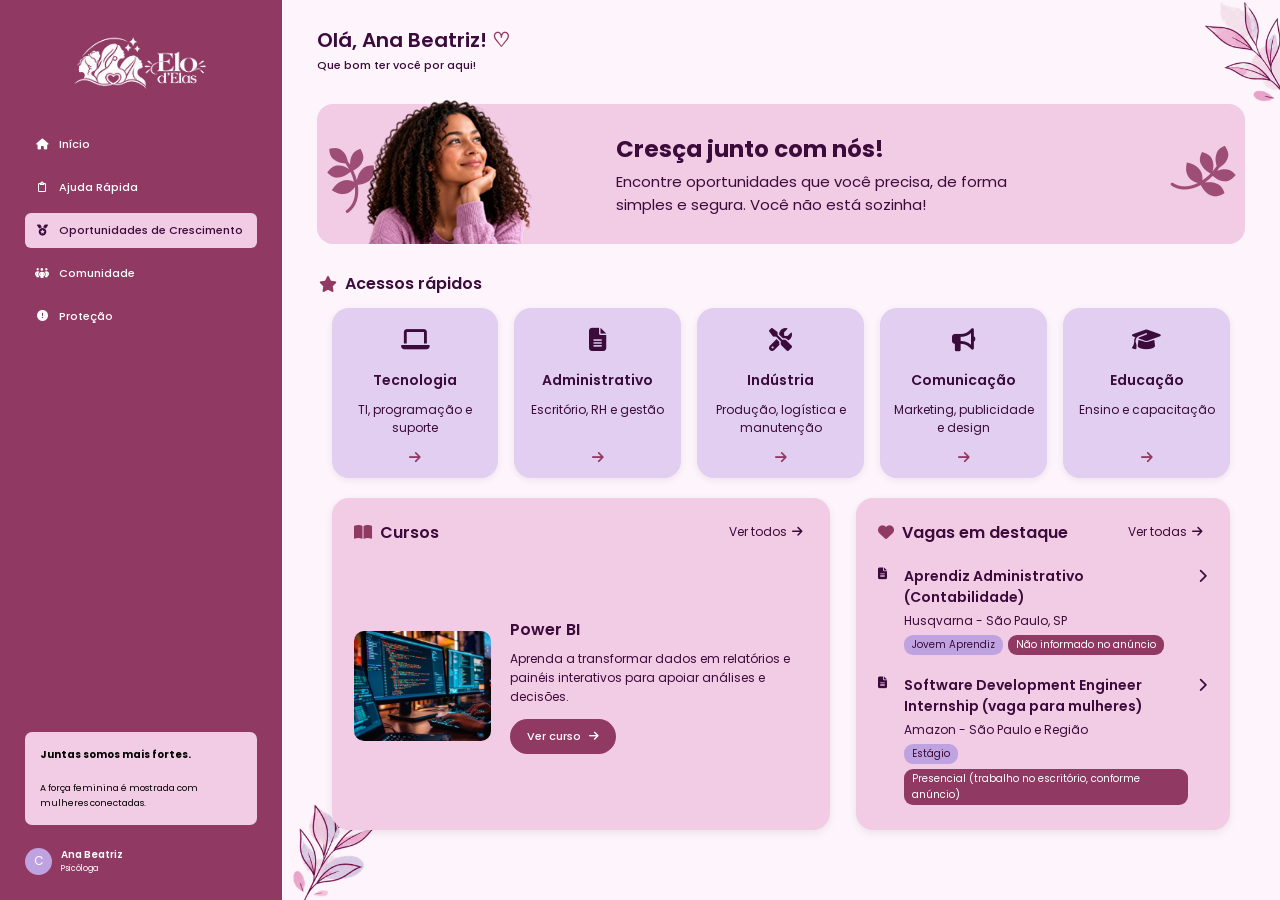
<file: DashboardOportunidade.html>
<!DOCTYPE html>
<html lang="pt-br">
<head>
    <meta charset="UTF-8">
    <meta name="viewport" content="width=device-width, initial-scale=1.0">
    <title>Oportunidades de Crescimento | Elo d'Elas</title>
    <link rel="shortcut icon" href="./img/LogoElod'Elas1.png" type="image/x-icon">

    <link rel="stylesheet" href="css/DashboardBase.css">
    <link rel="stylesheet" href="css/DashboardOportunidade.css">
    <link rel="stylesheet" href="css/DashboardOportunidadeModais.css">

    <link rel="preconnect" href="https://fonts.googleapis.com">
    <link rel="preconnect" href="https://fonts.gstatic.com" crossorigin>
    <link href="https://fonts.googleapis.com/css2?family=Poppins:wght@400;500;600;700&display=swap" rel="stylesheet">
    <link rel="stylesheet" href="css/GlobalScrollbars.css">
    <link rel="stylesheet" href="https://cdnjs.cloudflare.com/ajax/libs/font-awesome/6.5.2/css/all.min.css">
</head>

<body>
<main class="dashboardAjuda dashboardOportunidade">

    <aside class="barraLateral">
        <a class="marca" href="PagLogin.html" aria-label="Elo d'Elas">
            <img src="img/LogoNegativa.png" alt="Elo d'Elas">
        </a>

        <nav class="navegacao" aria-label="Navegação principal">
            <a href="index.html" class="itemNavegacao">
                <i class="fa-solid fa-house"></i>
                <span>Início</span>
            </a>

            <a href="DashboardAjuda.html" class="itemNavegacao">
                <i class="fa-regular fa-clipboard"></i>
                <span>Ajuda Rápida</span>
            </a>

            <a href="DashboardOportunidade.html" class="itemNavegacao ativo" aria-current="page">
                <i class="fa-solid fa-medal"></i>
                <span>Oportunidades de Crescimento</span>
            </a>

            <a href="DashboardComunidade.html" class="itemNavegacao">
                <i class="fa-solid fa-people-group"></i>
                <span>Comunidade</span>
            </a>

            <a href="DashboardProtecao.html" class="itemNavegacao">
                <i class="fa-solid fa-circle-exclamation"></i>
                <span>Proteção</span>
            </a>
        </nav>

        <section class="recado" aria-label="Mensagem da comunidade">
            <h2>Juntas somos mais fortes.</h2>
            <p>A força feminina é mostrada com mulheres conectadas.</p>
        </section>

        <a href="#perfil" class="usuario">
            <span class="avatar" aria-hidden="true">C</span>
            <span class="dadosUsuario">
                <strong>Ana Beatriz</strong>
                <small>Psicóloga</small>
            </span>
        </a>
    </aside>

    <section class="conteudo conteudoOportunidade">

        <img class="ramo ramoSuperior" src="img/Ramo%20Topo.png" alt="" aria-hidden="true">
        <img class="ramo ramoInferior" src="img/Ramo%20baixo.png" alt="" aria-hidden="true">

        <header class="cabecalhoOportunidade">
            <div class="saudacaoUsuario">
                <h1>Olá, Ana Beatriz! <span>♡</span></h1>
                <p>Que bom ter você por aqui!</p>
            </div>

        </header>


        <section id="paginaInicialOportunidade" class="paginaOportunidade">

            <section class="bannerOportunidade">
                <div class="bannerDecoracao bannerDecoracaoEsquerda" aria-hidden="true">
                    <i class="fa-brands fa-pagelines"></i>
                </div>

                <img
                    class="mulherOportunidade"
                    src="img/DashOportunidade/MulherOportunidade.png"
                    alt="Mulher olhando para o alto com expressão confiante">

                <div class="textoBanner">
                    <h2>Cresça junto com nós!</h2>
                    <p>Encontre oportunidades que você precisa, de forma simples e segura. Você não está sozinha!</p>
                </div>

                <div class="bannerDecoracao bannerDecoracaoDireita" aria-hidden="true">
                    <i class="fa-brands fa-pagelines"></i>
                </div>
            </section>

            <section class="secaoAcessos" aria-labelledby="tituloAcessos">
                <h2 class="tituloSecao" id="tituloAcessos">
                    <i class="fa-solid fa-star"></i> Acessos rápidos
                </h2>

                <div class="gradeAcessos">
                    <button class="cardAcesso" type="button" data-tema="Tecnologia">
                        <i class="fa-solid fa-laptop iconeAcesso"></i>
                        <h3>Tecnologia</h3>
                        <p>TI, programação e suporte</p>
                        <i class="fa-solid fa-arrow-right setaAcesso"></i>
                    </button>

                    <button class="cardAcesso" type="button" data-tema="Administrativo">
                        <i class="fa-solid fa-file-lines iconeAcesso"></i>
                        <h3>Administrativo</h3>
                        <p>Escritório, RH e gestão</p>
                        <i class="fa-solid fa-arrow-right setaAcesso"></i>
                    </button>

                    <button class="cardAcesso" type="button" data-tema="Indústria">
                        <i class="fa-solid fa-screwdriver-wrench iconeAcesso"></i>
                        <h3>Indústria</h3>
                        <p>Produção, logística e manutenção</p>
                        <i class="fa-solid fa-arrow-right setaAcesso"></i>
                    </button>

                    <button class="cardAcesso" type="button" data-tema="Comunicação">
                        <i class="fa-solid fa-bullhorn iconeAcesso"></i>
                        <h3>Comunicação</h3>
                        <p>Marketing, publicidade e design</p>
                        <i class="fa-solid fa-arrow-right setaAcesso"></i>
                    </button>

                    <button class="cardAcesso" type="button" data-tema="Educação">
                        <i class="fa-solid fa-graduation-cap iconeAcesso"></i>
                        <h3>Educação</h3>
                        <p>Ensino e capacitação</p>
                        <i class="fa-solid fa-arrow-right setaAcesso"></i>
                    </button>
                </div>
            </section>

            <section class="painelInferior" aria-label="Cursos e vagas em destaque">

                <article class="cardCursos">
                    <div class="cabecalhoCard">
                        <h2><i class="fa-solid fa-book-open"></i> Cursos</h2>
                        <button type="button" class="linkVerTodos" data-abrir-lista="cursos">
                            Ver todos <i class="fa-solid fa-arrow-right"></i>
                        </button>
                    </div>
                    <div id="cursoDestaque" class="cursoDestaque"></div>
                </article>

                <article class="cardVagas">
                    <div class="cabecalhoCard">
                        <h2><i class="fa-solid fa-heart"></i> Vagas em destaque</h2>
                        <button type="button" class="linkVerTodos" data-abrir-lista="vagas">
                            Ver todas <i class="fa-solid fa-arrow-right"></i>
                        </button>
                    </div>
                    <div id="listaVagasDestaque" class="listaVagas"></div>
                </article>

            </section>
        </section>


        <section id="paginaListagemOportunidade" class="paginaOportunidade" hidden>

            <button type="button" class="voltarOportunidades" id="voltarOportunidades">
                <i class="fa-solid fa-arrow-left"></i> Voltar
            </button>

            <div class="tituloListagem">
                <span class="categoriaListagem" id="categoriaListagem">OPORTUNIDADES</span>
                <h2 id="tituloListagem">Todos os cursos</h2>
                <p id="descricaoListagem">Encontre oportunidades para desenvolver suas habilidades.</p>
            </div>

            <form class="pesquisaListagem" id="formPesquisaListagem" role="search">
                <i class="fa-solid fa-magnifying-glass"></i>
                <input
                    id="campoPesquisaListagem"
                    type="search"
                    placeholder="Pesquisar por nome, instituição ou palavra-chave..."
                    aria-label="Pesquisar oportunidades">
            </form>

            <div id="filtrosListagem" class="filtrosListagem"></div>

            <div id="resultadosListagem" class="gradeOportunidades"></div>

            <p id="mensagemSemResultados" class="mensagemSemResultados" hidden>
                Não encontramos oportunidades com esses filtros. Tente outra busca.
            </p>
        </section>

    </section>
</main>


<div
    class="modalOverlayOportunidades"
    id="modalOportunidades"
    aria-hidden="true">

    <section
        class="modalOportunidade"
        role="dialog"
        aria-modal="true"
        aria-labelledby="modalTituloOportunidade"
        tabindex="-1">

        <button
            type="button"
            class="fecharModalOportunidade"
            id="fecharModalOportunidade"
            aria-label="Fechar modal">
            <i class="fa-solid fa-xmark"></i>
        </button>

        <div id="conteudoModalOportunidade"></div>
    </section>
</div>

<script src="js/DashboardOportunidade.js"></script>
</body>
</html>
</file>
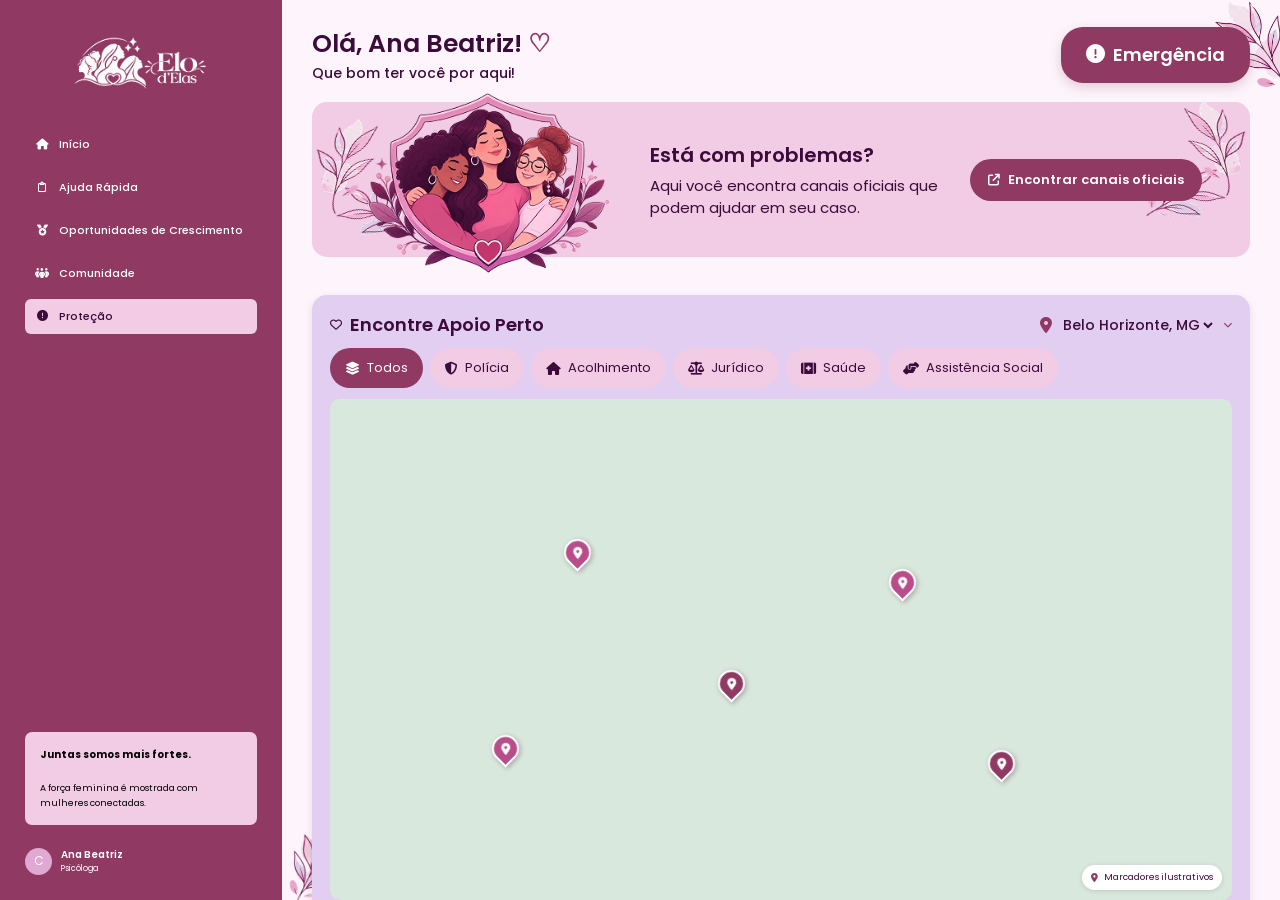
<file: DashboardProtecao.html>
<!DOCTYPE html>
<html lang="pt-br">
<head>
    <meta charset="UTF-8">
    <meta name="viewport" content="width=device-width, initial-scale=1.0">
    <title>Proteção | Elo d'Elas</title>
    <link rel="stylesheet" href="css/DashboardBase.css">
    <link rel="stylesheet" href="css/DashboardProtecao.css">
    <link rel="stylesheet" href="css/DashboardProtecaoModais.css">
    <link rel="preconnect" href="https://fonts.googleapis.com">
    <link rel="preconnect" href="https://fonts.gstatic.com" crossorigin>
    <link href="https://fonts.googleapis.com/css2?family=Poppins:wght@400;500;600;700&display=swap" rel="stylesheet">
    <link rel="stylesheet" href="css/GlobalScrollbars.css">
    <link rel="stylesheet" href="https://cdnjs.cloudflare.com/ajax/libs/font-awesome/6.5.2/css/all.min.css">
</head>
<body>
<main class="dashboardProtecao">
    <aside class="barraLateral">
        <a class="marca" href="PagLogin.html" aria-label="Elo d'Elas - início">
            <img src="img/LogoNegativa.png" alt="Elo d'Elas">
        </a>
        <nav class="navegacao" aria-label="Navegação principal">
            <a href="index.html" class="itemNavegacao"><i class="fa-solid fa-house"></i><span>Início</span></a>
            <a href="DashboardAjuda.html" class="itemNavegacao"><i class="fa-regular fa-clipboard"></i><span>Ajuda Rápida</span></a>
            <a href="DashboardOportunidade.html" class="itemNavegacao"><i class="fa-solid fa-medal"></i><span>Oportunidades de Crescimento</span></a>
            <a href="DashboardComunidade.html" class="itemNavegacao"><i class="fa-solid fa-people-group"></i><span>Comunidade</span></a>
            <a href="DashboardProtecao.html" class="itemNavegacao ativo" aria-current="page"><i class="fa-solid fa-circle-exclamation"></i><span>Proteção</span></a>
        </nav>
        <section class="recado" aria-label="Mensagem da comunidade">
            <h2>Juntas somos mais fortes.</h2>
            <p>A força feminina é mostrada com mulheres conectadas.</p>
        </section>
        <a href="#perfil" class="usuario">
            <span class="avatar" aria-hidden="true">C</span>
            <span class="dadosUsuario"><strong>Ana Beatriz</strong><small>Psicóloga</small></span>
        </a>
    </aside>

    <section class="conteudoProtecao" aria-label="Locais de apoio e proteção">
        <img class="ramoProtecao ramoSuperiorProtecao" src="img/Ramo%20Topo.png" alt="" aria-hidden="true">
        <img class="ramoProtecao ramoInferiorProtecao" src="img/Ramo%20baixo.png" alt="" aria-hidden="true">

        <header class="cabecalhoProtecao">
            <div class="saudacaoProtecao">
                <h1>Olá, Ana Beatriz! <span aria-hidden="true">♡</span></h1>
                <p>Que bom ter você por aqui!</p>
            </div>
            <a class="botaoEmergencia" href="#canais-oficiais"><i class="fa-solid fa-circle-exclamation"></i> Emergência</a>
        </header>

        <section class="bannerProtecao" aria-labelledby="tituloBannerProtecao">
            <img class="florBanner florBannerEsquerda" src="img/DashProtecao/FlorBannerProtecao.png" alt="" aria-hidden="true">
            <div class="imagemBannerProtecao"><img src="img/DashProtecao/ImgBannerProtecao.png" alt="Três mulheres unidas, representando apoio e acolhimento"></div>
            <div class="textoBannerProtecao">
                <h2 id="tituloBannerProtecao">Está com problemas?</h2>
                <p>Aqui você encontra canais oficiais que podem ajudar em seu caso.</p>
            </div>
            <a href="#canais-oficiais" class="linkCanais" data-open-canais><i class="fa-solid fa-arrow-up-right-from-square"></i> Encontrar canais oficiais</a>
            <img class="florBanner florBannerDireita" src="img/DashProtecao/FlorBannerProtecao.png" alt="" aria-hidden="true">
        </section>

        <section class="painelMapa" aria-labelledby="tituloMapa">
            <div class="cabecalhoMapa">
                <h2 id="tituloMapa"><i class="fa-regular fa-heart"></i> Encontre Apoio Perto</h2>
                <label class="seletorRegiao">
                    <i class="fa-solid fa-location-dot" aria-hidden="true"></i>
                    <span class="visualmenteOculto">Selecione uma região</span>
                    <select name="regiao" aria-label="Selecione uma região">
                        <option>São Paulo, SP</option>
                        <option>Rio de Janeiro, RJ</option>
                        <option selected>Belo Horizonte, MG</option>
                        <option>Brasília, DF</option>
                    </select>
                    <i class="fa-solid fa-chevron-down" aria-hidden="true"></i>
                </label>
            </div>

            <div class="filtrosMapa" role="group" aria-label="Filtrar locais por categoria">
                <button type="button" class="filtroMapa ativo"><i class="fa-solid fa-layer-group"></i> Todos</button>
                <button type="button" class="filtroMapa"><i class="fa-solid fa-shield-halved"></i> Polícia</button>
                <button type="button" class="filtroMapa"><i class="fa-solid fa-house"></i> Acolhimento</button>
                <button type="button" class="filtroMapa"><i class="fa-solid fa-scale-balanced"></i> Jurídico</button>
                <button type="button" class="filtroMapa"><i class="fa-solid fa-kit-medical"></i> Saúde</button>
                <button type="button" class="filtroMapa"><i class="fa-solid fa-hands-helping"></i> Assistência Social</button>
            </div>

            <div class="mapa" aria-label="Mapa de serviços de apoio em Belo Horizonte">
                <iframe id="mapaCidades" title="Mapa de Belo Horizonte" src="https://www.openstreetmap.org/export/embed.html?bbox=-44.10%2C-20.02%2C-43.82%2C-19.78&amp;layer=mapnik" loading="lazy"></iframe>
                <span class="marcadorMapa marcadorUm" aria-label="Serviço de apoio"><i class="fa-solid fa-location-dot"></i></span>
                <span class="marcadorMapa marcadorDois" aria-label="Serviço de apoio"><i class="fa-solid fa-location-dot"></i></span>
                <span class="marcadorMapa marcadorTres" aria-label="Serviço de apoio"><i class="fa-solid fa-location-dot"></i></span>
                <span class="marcadorMapa marcadorQuatro" aria-label="Serviço de apoio"><i class="fa-solid fa-location-dot"></i></span>
                <span class="marcadorMapa marcadorCinco" aria-label="Serviço de apoio"><i class="fa-solid fa-location-dot"></i></span>
                <span class="legendaMapa"><i class="fa-solid fa-location-dot"></i> Locais de apoio próximos</span>
            </div>

            <form class="buscaMapa" action="#mapa" method="get">
                <label class="botaoRegiao" for="buscaLocal"><i class="fa-solid fa-location-crosshairs"></i> Pesquise uma região</label>
                <div class="campoBusca">
                    <i class="fa-solid fa-magnifying-glass" aria-hidden="true"></i>
                    <input id="buscaLocal" type="search" name="local" placeholder="Buscar cidade, bairro ou endereço...">
                    <button class="botaoBuscar" type="submit" aria-label="Buscar localização"><i class="fa-solid fa-arrow-right"></i></button>
                </div>
            </form>
        </section>
        <p class="notaMapa">Os locais exibidos são ilustrativos. Em caso de emergência, procure os canais oficiais de atendimento.</p>
    </section>
</main>
<div id="modalRootProtecao"></div>
<script src="js/DashboardProtecao.js" defer></script>
</body>
</html>
</file>
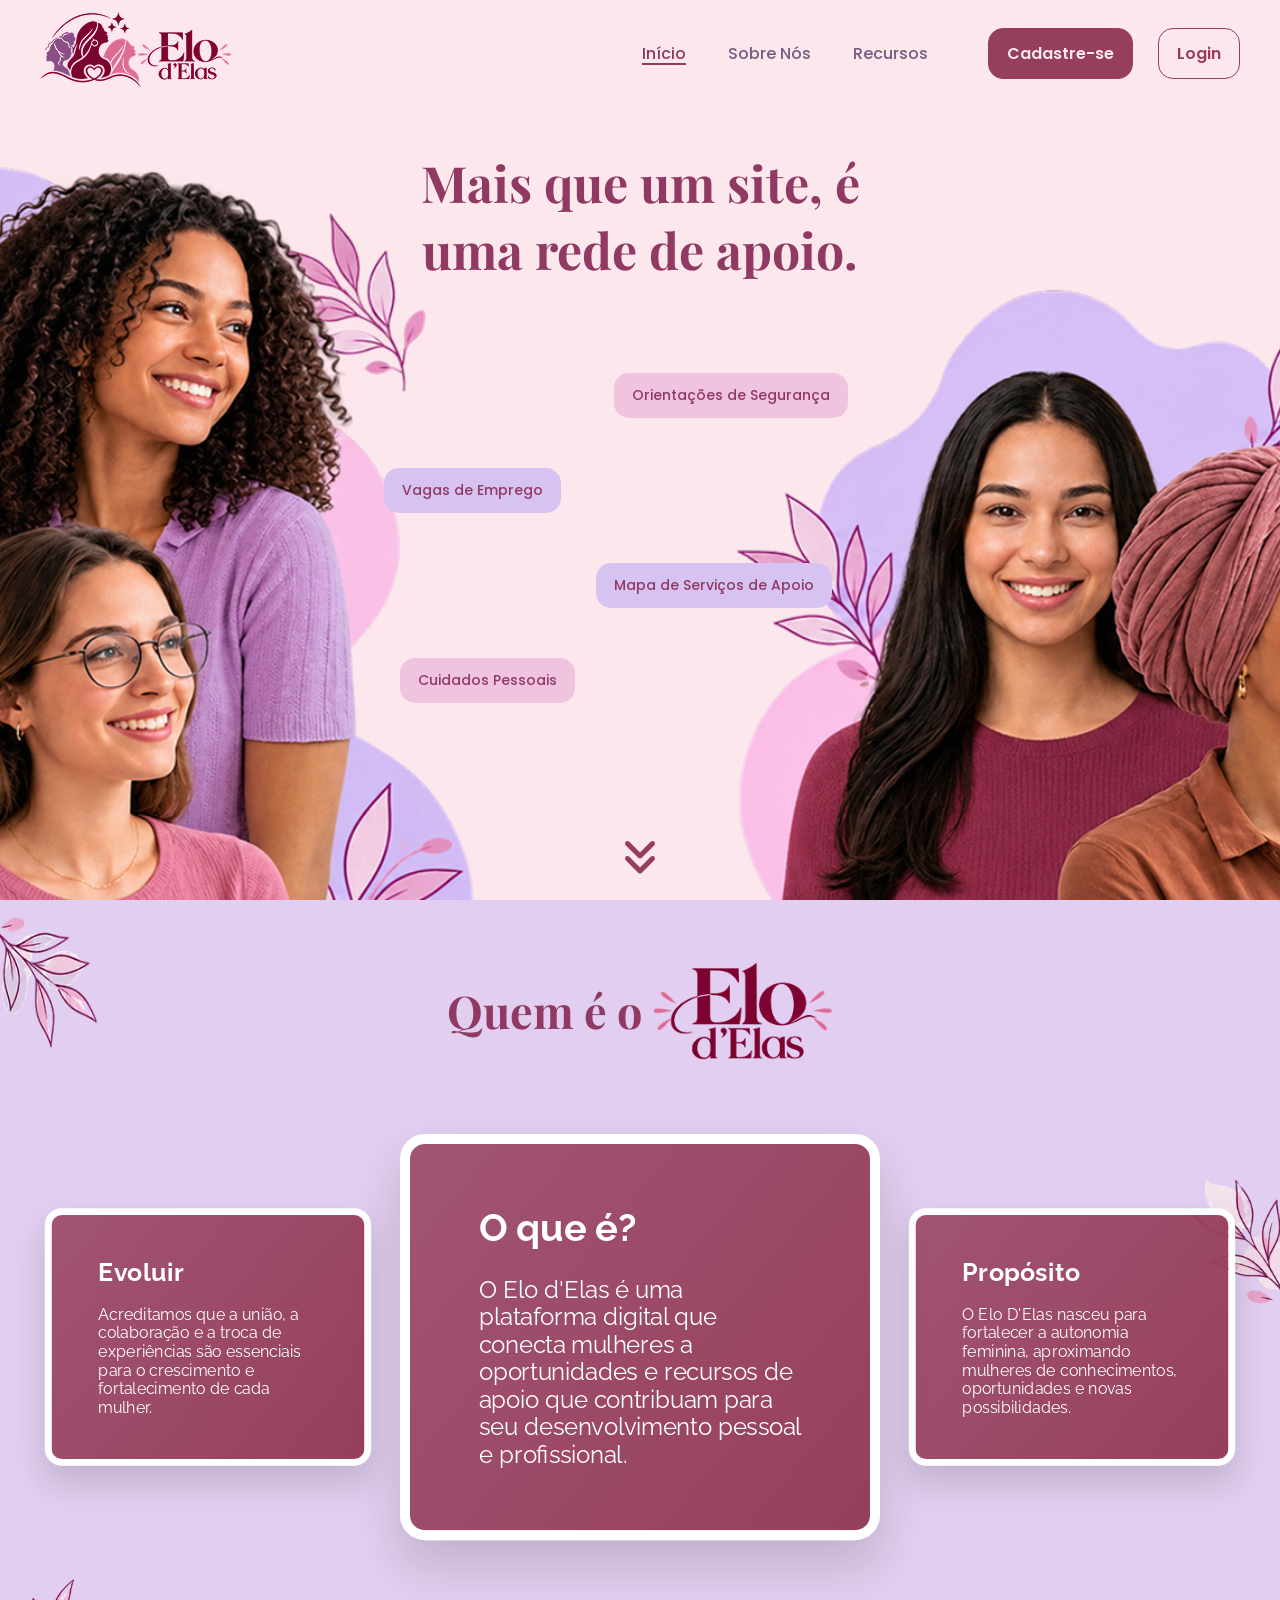
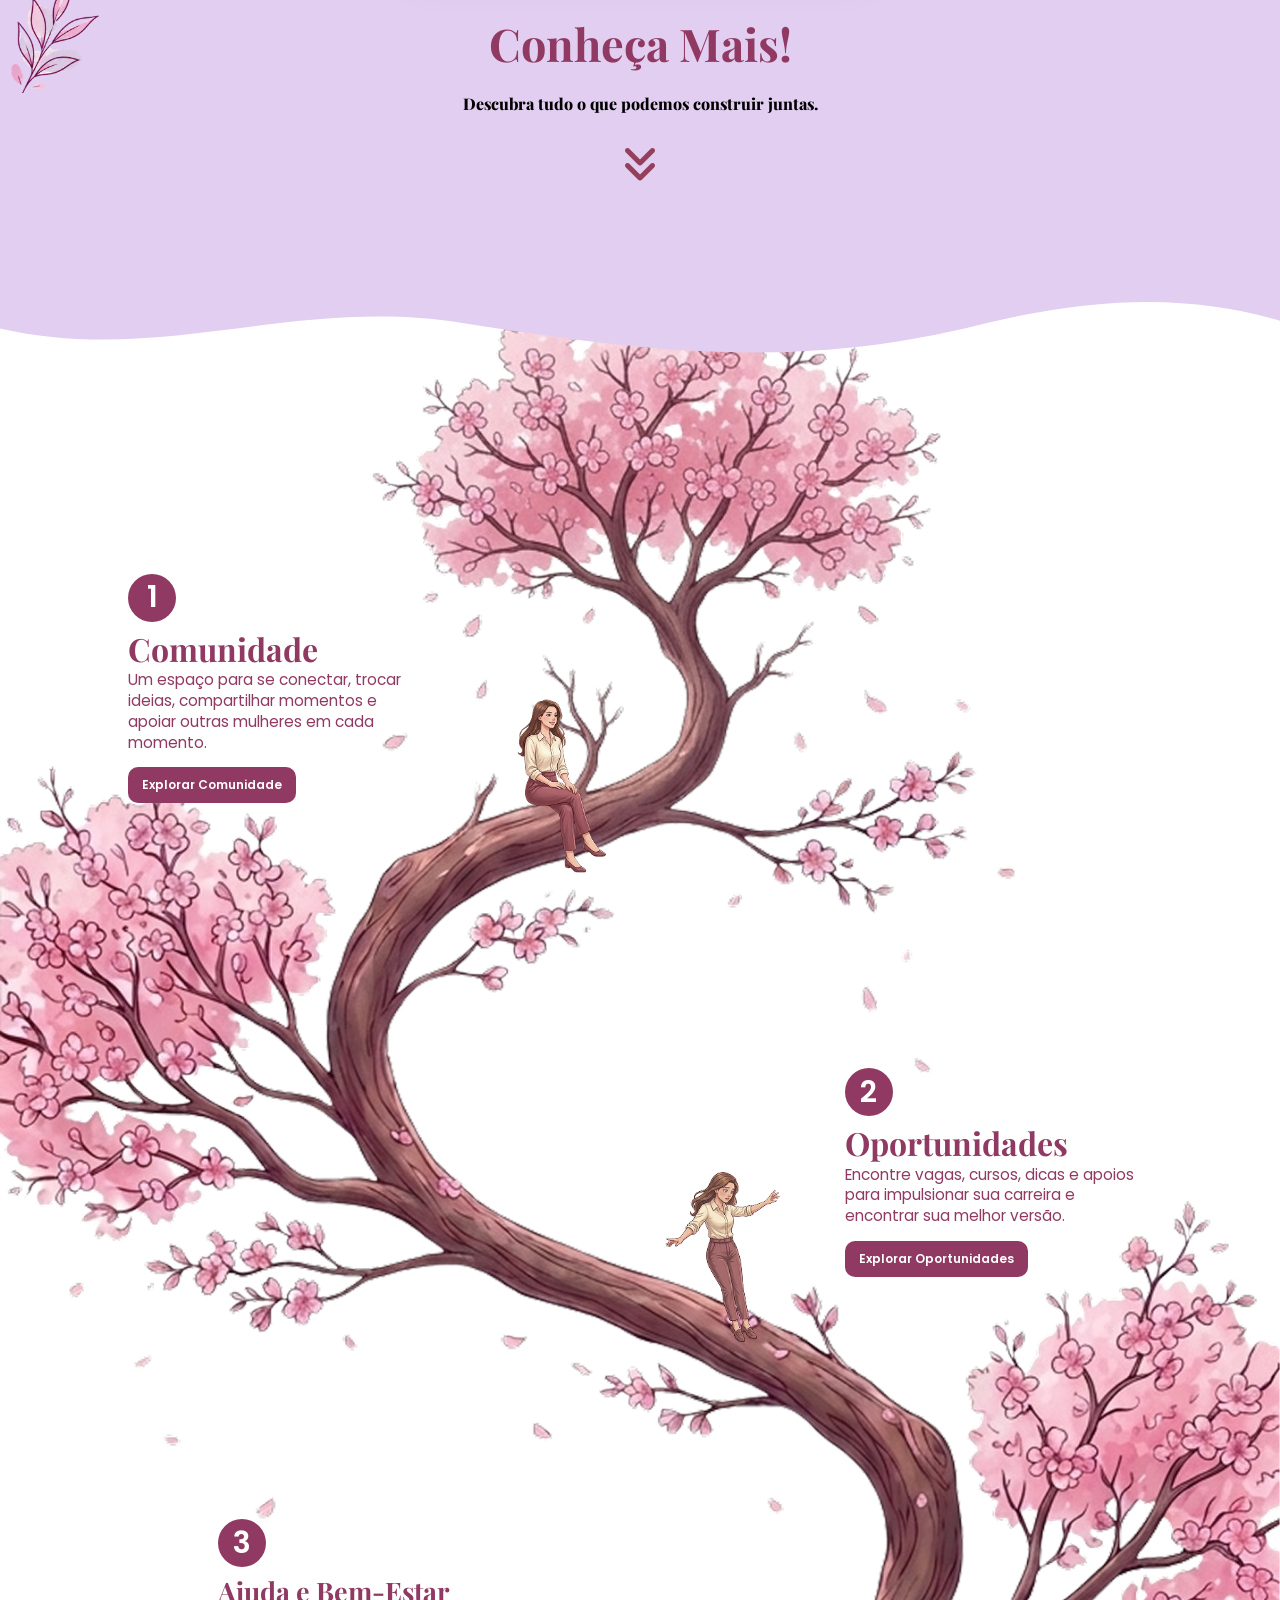
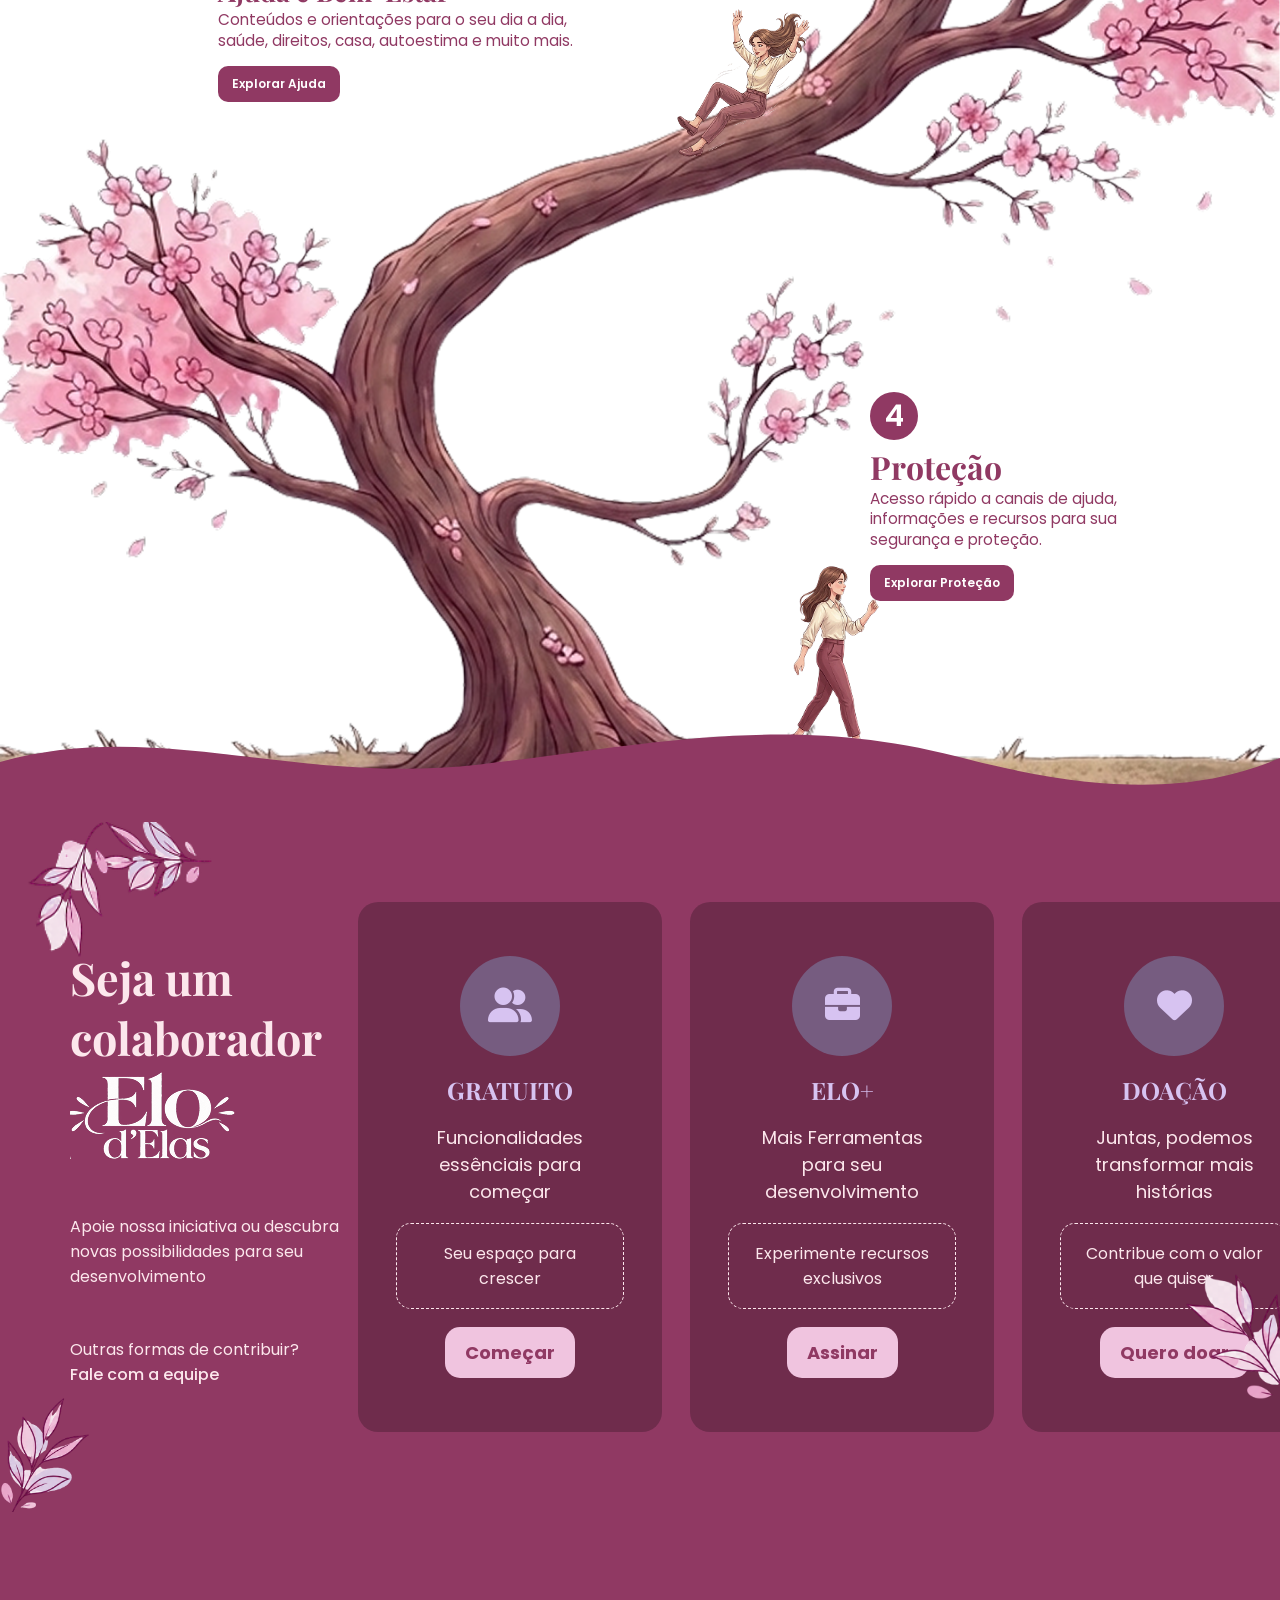
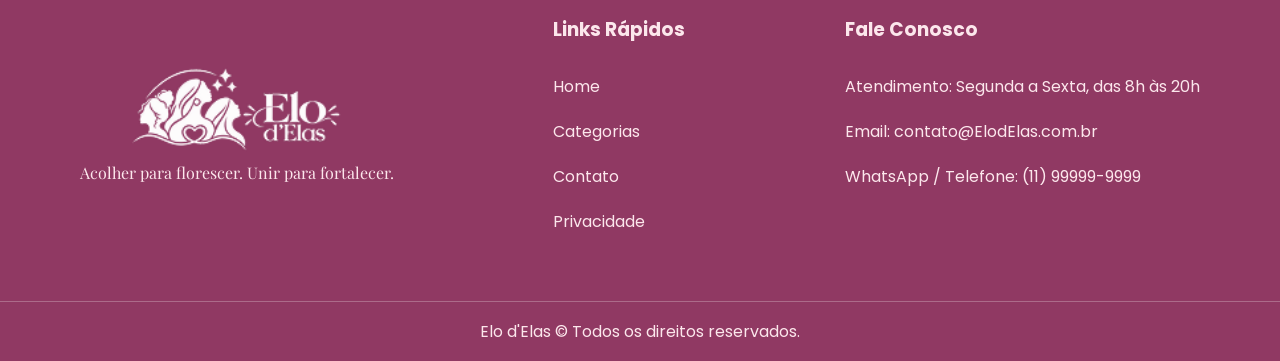
<file: HomePage.html>
<!DOCTYPE html>
<html lang="pt-br">

<head>
    <meta charset="UTF-8">
    <meta name="viewport" content="width=device-width, initial-scale=1.0">
    <title>Início | Elo d'Elas</title>
    <link rel="shortcut icon" href="./img/LogoElod'Elas1.png" type="image/x-icon">
    <link rel="stylesheet" href="./css/Header.css">
    <link rel="stylesheet" href="./css/HomePage.css">
    <link rel="preconnect" href="https://fonts.googleapis.com">
    <link rel="preconnect" href="https://fonts.gstatic.com" crossorigin>
    <link
        href="https://fonts.googleapis.com/css2?family=Playfair+Display:wght@500;600;700&family=Poppins:wght@400;500;600;700&family=Raleway:ital,wght@0,100..900;1,100..900&display=swap"
        rel="stylesheet">
    <link rel="stylesheet" href="css/GlobalScrollbars.css">
    <link rel="stylesheet" href="https://cdnjs.cloudflare.com/ajax/libs/font-awesome/6.5.2/css/all.min.css">
</head>

<body>
    <header>
        <a href="#">
            <div class="logo">
                <img src="./img/HomePage/Logo.png" alt="Logo Elo d'Elas">
            </div>
        </a>

        <nav>
            <ul>
                <li><a href="#" id="page-select">Início</a></li>
                <li><a href="./SobrePage.html">Sobre Nós</a></li>
                <li><a href="./DashboardAjuda.html">Recursos</a></li>
            </ul>

            <div class="btns-nav">
                <button class="btn-nav singup-btn"
                    onclick="window.location.href='./PagCadastro.html'">Cadastre-se</button>
                <button class="btn-nav login-btn" onclick="window.location.href='./PagLogin.html'">Login</button>
            </div>
        </nav>
    </header>

    <main>
        <section class="hero-section">
            <h1>Mais que um site, é uma rede de apoio.</h1>

            <div class="btns-hero">
                <button class="btn-recurs pink left">Orientações de Segurança</button>
                <button class="btn-recurs purple right" onclick="document.location='DashboardOportunidade'">Vagas de Emprego</button>
                <button class="btn-recurs purple left">Mapa de Serviços de Apoio</button>
                <button class="btn-recurs pink right" onclick="document.location='DashboardAjuda'">Cuidados
                    Pessoais</button>
            </div>

            <div class="arrow-down">
                <a href="#about">
                    <i class="fa-solid fa-angles-down"></i>
                </a>
            </div>
        </section>

        <button onclick="goTop()" id="btn-top">
            <i class="fa-solid fa-angles-up"></i>
        </button>

        <section class="about-section" id="about">
            <img src="img/Ramo Inverso.png" alt="Ramo decorativo no canto superior esquerdo" class="branch top-left">
            <img src="img/Ramo baixo.png" alt="Ramo decorativo no canto inferior esquerdo" class="branch bottom-left">
            <img src="img/Ramo Topo.png" alt="Ramo decorativo à direita" class="branch right">

            <div class="title">
                <h1>Quem é o</h1>
                <img src="./img/HomePage/LogoLetters.png" alt="Logo Letras Elo d'Elas">
            </div>

            <div class="carousel-container" id="carousel">
                <div class="card">
                    <h2>O que é?</h2>
                    <p>O Elo d'Elas é uma plataforma digital que conecta mulheres a oportunidades e recursos de apoio
                        que contribuam para seu desenvolvimento pessoal e profissional.</p>
                </div>

                <div class="card">
                    <h2>Propósito</h2>
                    <p>O Elo D'Elas nasceu para fortalecer a autonomia feminina, aproximando mulheres de conhecimentos,
                        oportunidades e novas possibilidades.</p>
                </div>

                <div class="card">
                    <h2>Evoluir</h2>
                    <p>Acreditamos que a união, a colaboração e a troca de experiências são essenciais para o
                        crescimento e fortalecimento de cada mulher.</p>
                </div>
            </div>

            <h1 class="more-title">Conheça Mais!</h1>
        </section>

        <section class="more-section">
            <div class="more-info">
                <p>Descubra tudo o que podemos construir juntas.</p>

                <div class="arrow-down">
                    <a href="#tree-story" aria-label="Conheça os pilares do Elo d'Elas">
                        <i class="fa-solid fa-angles-down"></i>
                    </a>
                </div>
            </div>
        </section>

        <section class="tree-story" id="tree-story" aria-label="Conheça os quatro pilares do Elo d'Elas">
            <div class="tree-wave tree-wave-top" aria-hidden="true">
                <svg viewBox="0 0 1440 130" preserveAspectRatio="none" focusable="false">
                    <path d="M0,72 C180,120 330,30 520,65 C740,105 900,125 1100,68 C1250,25 1350,32 1440,62 L1440,0 L0,0 Z" fill="#E2CEF0"></path>
                </svg>
            </div>

            <div class="tree-figure" aria-hidden="true">
                <img class="tree-image" src="img/HomePage/ArvoreHome.png" alt="" fetchpriority="high" decoding="async">
                <img class="tree-woman tree-woman-community" src="img/HomePage/MulherSentadaHome.png" alt="" decoding="async">
                <img class="tree-woman tree-woman-opportunities" src="img/HomePage/MulherEquilibrandoOportunidadeHome.png" alt="" decoding="async">
                <img class="tree-woman tree-woman-wellbeing" src="img/HomePage/MulherDeslizandoHome.png" alt="" decoding="async">
                <img class="tree-woman tree-woman-protection" src="img/HomePage/MulherAndandoHome.png" alt="" decoding="async">
            </div>

            <article class="tree-copy tree-copy-community">
                <span class="tree-number">1</span>
                <h2>Comunidade</h2>
                <p>Um espaço para se conectar, trocar ideias, compartilhar momentos e apoiar outras mulheres em cada momento.</p>
                <a class="tree-link" href="./DashboardComunidade.html">Explorar Comunidade</a>
            </article>
            <article class="tree-copy tree-copy-opportunities">
                <span class="tree-number">2</span>
                <h2>Oportunidades</h2>
                <p>Encontre vagas, cursos, dicas e apoios para impulsionar sua carreira e encontrar sua melhor versão.</p>
                <a class="tree-link" href="./DashboardOportunidade.html">Explorar Oportunidades</a>
            </article>
            <article class="tree-copy tree-copy-wellbeing">
                <span class="tree-number">3</span>
                <h2>Ajuda e Bem-Estar</h2>
                <p>Conteúdos e orientações para o seu dia a dia, saúde, direitos, casa, autoestima e muito mais.</p>
                <a class="tree-link" href="./DashboardAjuda.html">Explorar Ajuda</a>
            </article>
            <article class="tree-copy tree-copy-protection">
                <span class="tree-number">4</span>
                <h2>Proteção</h2>
                <p>Acesso rápido a canais de ajuda, informações e recursos para sua segurança e proteção.</p>
                <a class="tree-link" href="./DashboardProtecao.html">Explorar Proteção</a>
            </article>

            <div class="tree-wave tree-wave-bottom" aria-hidden="true">
                <svg viewBox="0 0 1440 150" preserveAspectRatio="none" focusable="false">
                    <path d="M0,75 C180,20 330,105 540,78 C740,52 890,12 1090,72 C1260,120 1360,108 1440,70 L1440,150 L0,150 Z" fill="#903963"></path>
                </svg>
            </div>
        </section>

        <section class="contributor-section">
            <img src="img/HomePage/Dois Ramos.png" alt="Ramo decorativo no canto superior esquerdo" class="branch top">
            <img src="img/Ramo baixo.png" alt="Ramo decorativo no canto inferior esquerdo" class="branch left">
            <img src="img/Ramo Topo.png" alt="Ramo decorativo no canto inferior direito" class="branch bottom-right">

            <div class="texts-container">
                <div class="title">
                    <h1>Seja um colaborador</h1>
                    <img src="./img/HomePage/LogoLettersAlternative.png" alt="Logo Letras Elo d'Elas">
                </div>
                <p>Apoie nossa iniciativa ou descubra novas possibilidades para seu desenvolvimento</p>

                <div>
                    <p>Outras formas de contribuir?</p>
                    <p><a href="#">Fale com a equipe</a></p>
                </div>
            </div>

            <div class="boxes-container">
                <div class="box">
                    <div class="icon">
                        <i class="fa-solid fa-user-group"></i>
                    </div>
                    <h3>GRATUITO</h3>
                    <p>Funcionalidades essênciais para começar</p>
                    <div class="field">
                        <p>Seu espaço para crescer</p>
                    </div>
                    <button onclick="window.location.href='#'">Começar</button>
                </div>

                <div class="box">
                    <div class="icon">
                        <i class="fa-solid fa-briefcase"></i>
                    </div>
                    <h3>ELO+</h3>
                    <p>Mais Ferramentas para seu desenvolvimento</p>
                    <div class="field">
                        <p>Experimente recursos exclusivos</p>
                    </div>
                    <button onclick="window.location.href='#'">Assinar</button>
                </div>

                <div class="box">
                    <div class="icon">
                        <i class="fa-solid fa-heart"></i>
                    </div>
                    <h3>DOAÇÃO</h3>
                    <p>Juntas, podemos transformar mais histórias</p>
                    <div class="field">
                        <p>Contribue com o valor que quiser</p>
                    </div>
                    <button onclick="window.location.href='#'">Quero doar</button>
                </div>
            </div>
        </section>
    </main>

    <footer>
        <div class="footer-container">
            <div class="logo-footer">
                <a href="#"><img src="./img/LogoNegativa.png" alt="Logo Elo d'Elas cor Negativa"></a>
                <p>Acolher para florescer. Unir para fortalecer.</p>
            </div>
            <nav class="links-footer">
                <h3>Links Rápidos</h3>
                <ul>
                    <li><a href="#">Home</a></li>
                    <li><a href="#">Categorias</a></li>
                    <li><a href="#">Contato</a></li>
                    <li><a href="#">Privacidade</a></li>
                </ul>
            </nav>

            <nav class="talk-footer">
                <h3>Fale Conosco</h3>
                <ul>
                    <li>
                        <p>Atendimento: Segunda a Sexta, das 8h às 20h</p>
                    </li>
                    <li>
                        <p>Email: contato@ElodElas.com.br</p>
                    </li>
                    <li>WhatsApp / Telefone: (11) 99999-9999</li>
                </ul>
            </nav>
        </div>

        <div class="dues">
            <hr>
            <p>Elo d'Elas © Todos os direitos reservados.</p>
        </div>
    </footer>

    <script src="./js/HomePage.js"></script>
</body>

</html>
</file>
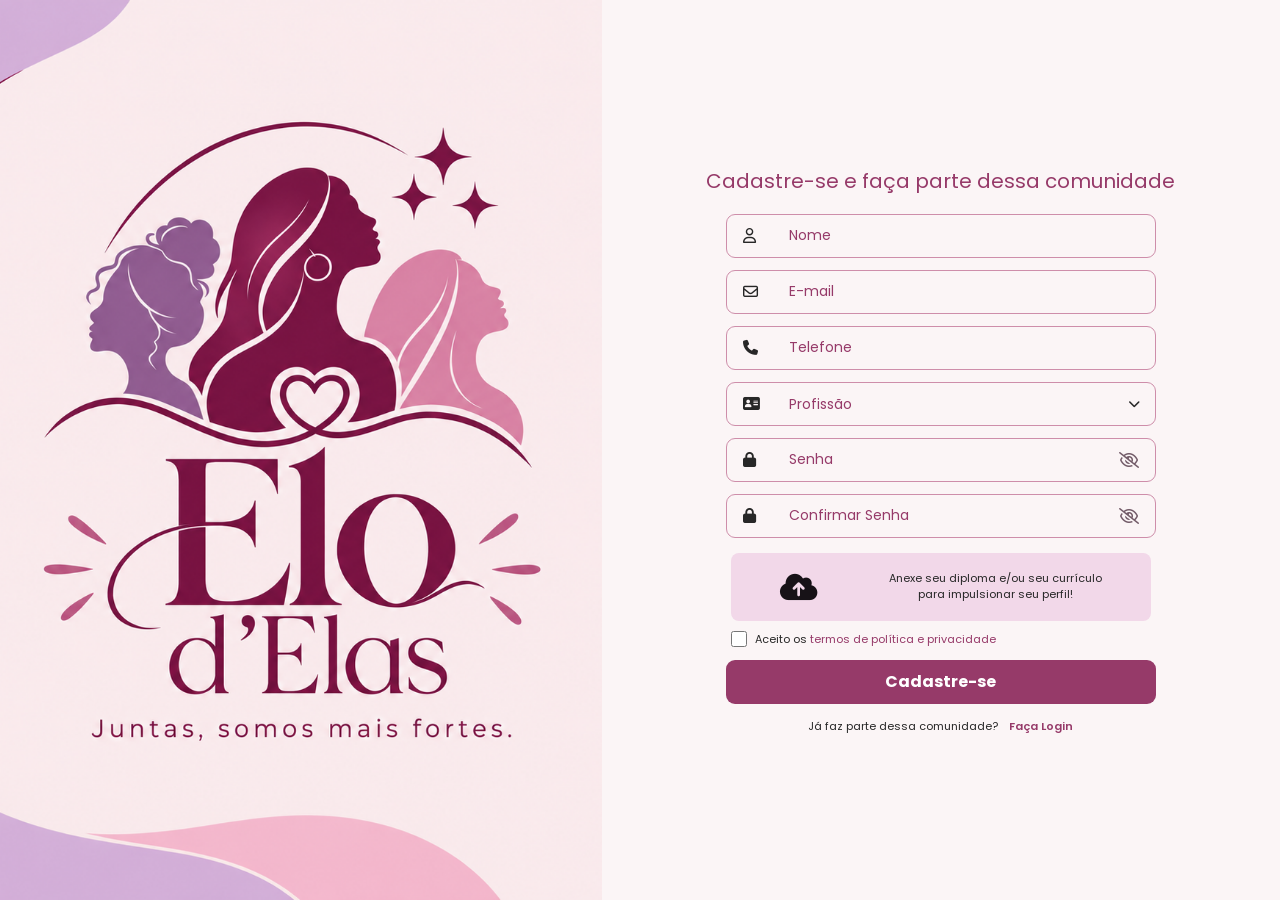
<file: PagCadastro.html>
<!DOCTYPE html>
<html lang="pt-br">

<head>
    <meta charset="UTF-8">
    <meta name="viewport" content="width=device-width, initial-scale=1.0">
    <title>Cadastro | Elo d'Elas</title>
    <link rel="shortcut icon" href="./img/LogoElod'Elas1.png" type="image/x-icon">

    <link rel="stylesheet" href="css/PagCadastro.css">
    <link rel="preconnect" href="https://fonts.googleapis.com">
    <link rel="preconnect" href="https://fonts.gstatic.com" crossorigin>
    <link href="https://fonts.googleapis.com/css2?family=Playfair+Display:wght@500;600;700&family=Poppins:wght@400;500;600;700&display=swap" rel="stylesheet">
    <link rel="stylesheet" href="css/GlobalScrollbars.css">
    <link rel="stylesheet" href="https://cdnjs.cloudflare.com/ajax/libs/font-awesome/6.5.2/css/all.min.css">
</head>

<body>
    <main class="pag-cadastro">
        <section class="logo-completa" aria-label="Elo d'Elas">
            <img src="img/LogoLogin.png" alt="Elo d'Elas. Juntas, somos mais fortes.">
        </section>

        <section class="dados-pagina">
            <h1>Cadastre-se e faça parte dessa comunidade</h1>

            <form class="formulario-cadastro" action="#" method="post" enctype="multipart/form-data">
                <label class="campo campo-nome">
                    <i class="fa-regular fa-user" aria-hidden="true"></i>
                    <input type="text" name="nome" placeholder="Nome" autocomplete="name" required>
                </label>

                <label class="campo campo-email">
                    <i class="fa-regular fa-envelope" aria-hidden="true"></i>
                    <input type="email" name="email" placeholder="E-mail" autocomplete="email" required>
                </label>

                <label class="campo campo-telefone">
                    <i class="fa-solid fa-phone" aria-hidden="true"></i>
                    <input type="tel" name="telefone" placeholder="Telefone" autocomplete="tel" required>
                </label>

                <label class="campo campo-profissao">
                    <i class="fa-solid fa-address-card" aria-hidden="true"></i>
                    <select name="profissao" aria-label="Profissão" required>
                        <option value="" disabled selected>Profissão</option>
                        <option value="empreendedora">Empreendedora</option>
                        <option value="estudante">Estudante</option>
                        <option value="profissional">Profissional</option>
                        <option value="outra">Outra</option>
                    </select>
                    <i class="fa-solid fa-chevron-down seta-select" aria-hidden="true"></i>
                </label>

                <label class="campo campo-senha">
                    <i class="fa-solid fa-lock" aria-hidden="true"></i>
                    <input type="password" name="senha" placeholder="Senha" autocomplete="new-password" required>
                    <button class="alternar-senha" type="button" aria-label="Mostrar senha">
                        <i class="fa-regular fa-eye-slash" aria-hidden="true"></i>
                    </button>
                </label>

                <label class="campo campo-senha">
                    <i class="fa-solid fa-lock" aria-hidden="true"></i>
                    <input type="password" name="confirmar-senha" placeholder="Confirmar Senha" autocomplete="new-password" required>
                    <button class="alternar-senha" type="button" aria-label="Mostrar senha">
                        <i class="fa-regular fa-eye-slash" aria-hidden="true"></i>
                    </button>
                </label>

                <label class="anexar-arquivo" for="curriculo">
                    <i class="fa-solid fa-cloud-arrow-up" aria-hidden="true"></i>
                    <span>Anexe seu diploma e/ou seu currículo<br>para impulsionar seu perfil!</span>
                    <input id="curriculo" type="file" name="curriculo" accept=".pdf,.doc,.docx">
                </label>

                <label class="aceite-termos">
                    <input type="checkbox" name="termos" required>
                    <span>Aceito os <a href="#termos">termos de política e privacidade</a></span>
                </label>

                <button class="botao-cadastrar" type="submit">Cadastre-se</button>
            </form>

            <p class="possui-conta">Já faz parte dessa comunidade? <a href="PagLogin.html">Faça Login</a></p>
        </section>
    </main>
</body>

</html>
</file>
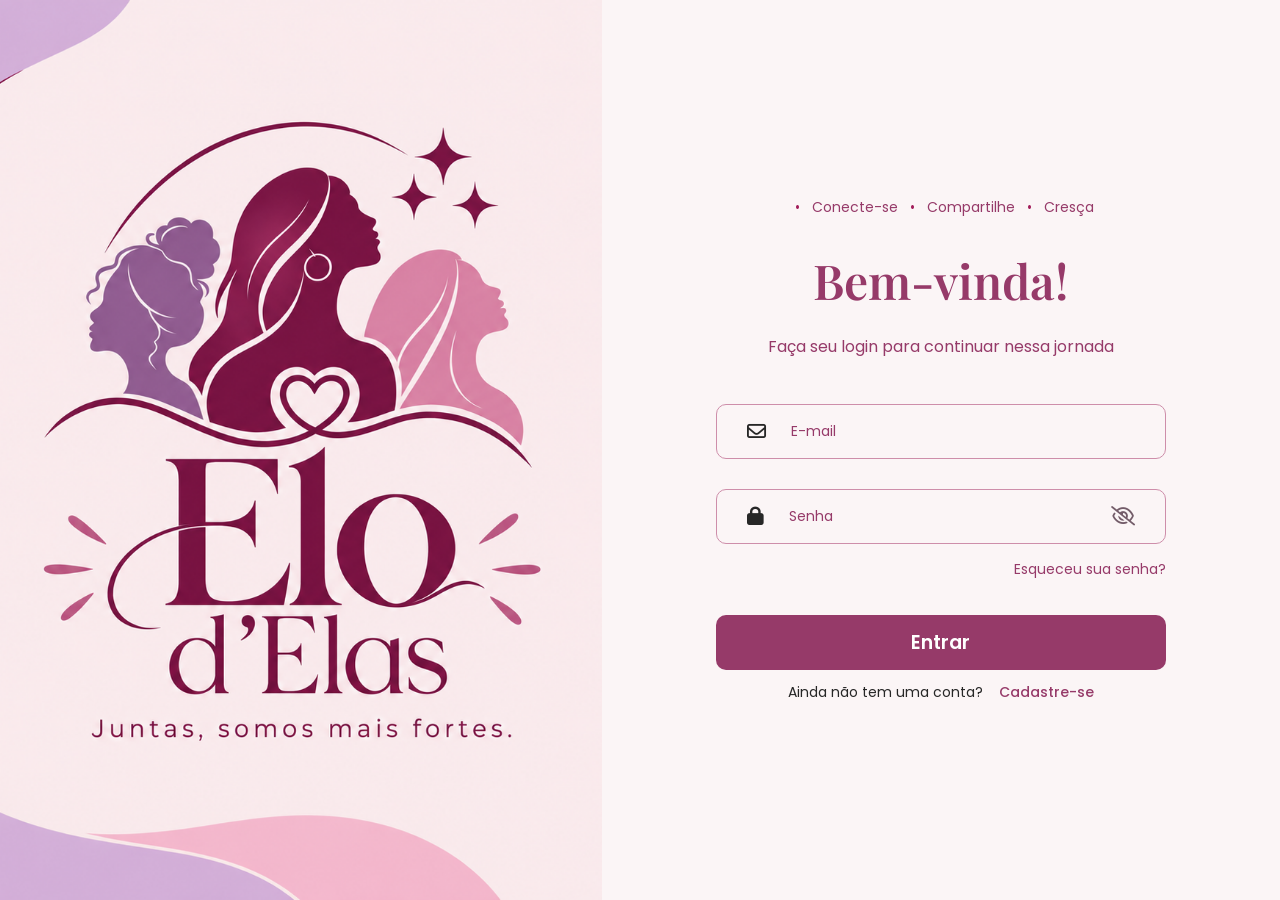
<file: PagLogin.html>
<!DOCTYPE html>
<html lang="pt-br">

<head>
    <meta charset="UTF-8">
    <meta name="viewport" content="width=device-width, initial-scale=1.0">

    <title>Login | Elo d'Elas</title>
    <link rel="shortcut icon" href="./img/LogoElod'Elas1.png" type="image/x-icon">

    <link rel="stylesheet" href="css/PagLogin.css">
    <link rel="preconnect" href="https://fonts.googleapis.com">
    <link rel="preconnect" href="https://fonts.gstatic.com" crossorigin>
    <link
        href="https://fonts.googleapis.com/css2?family=Playfair+Display:wght@500;600;700&family=Poppins:wght@400;500;600;700&display=swap"
        rel="stylesheet">
    <link rel="stylesheet" href="css/GlobalScrollbars.css">
    <link rel="stylesheet" href="https://cdnjs.cloudflare.com/ajax/libs/font-awesome/6.5.2/css/all.min.css">

</head>

<body>

    <main class="pag-login">

        <div class="logo-completa">
            <img src="img/LogoLogin.png" alt="Logo Elo d'Elas">
        </div>

        <div class="dados-pagina">

            <div class="topo">
                <p class="frase-topo">
                    <span>•</span> Conecte-se
                    <span>•</span> Compartilhe
                    <span>•</span> Cresça
                </p>

                <h3>Bem-vinda!</h3>

                <p class="texto-topo">
                    Faça seu login para continuar nessa jornada
                </p>
            </div>

            <div class="formulario-login">

                <div class="campo-email">
                    <i class="fa-regular fa-envelope"></i>
                    <input type="email" placeholder="E-mail">
                </div>

                <div class="campo-senha">
                    <i class="fa-solid fa-lock"></i>
                    <input type="password" placeholder="Senha">
                    <i class="fa-regular fa-eye-slash"></i>
                </div>

                <a href="PagRecuperarSenha.html" class="esqueceu-senha">
                    Esqueceu sua senha?
                </a>
            </div>

            <div class="conta">
                <button type="submit" class="botao-entrar">
                    Entrar
                </button>

                <p>
                    Ainda não tem uma conta?

                    <a href="PagCadastro.html">Cadastre-se </a>
                </p>

            </div>

        </div>

    </main>

</body>

</html>
</file>
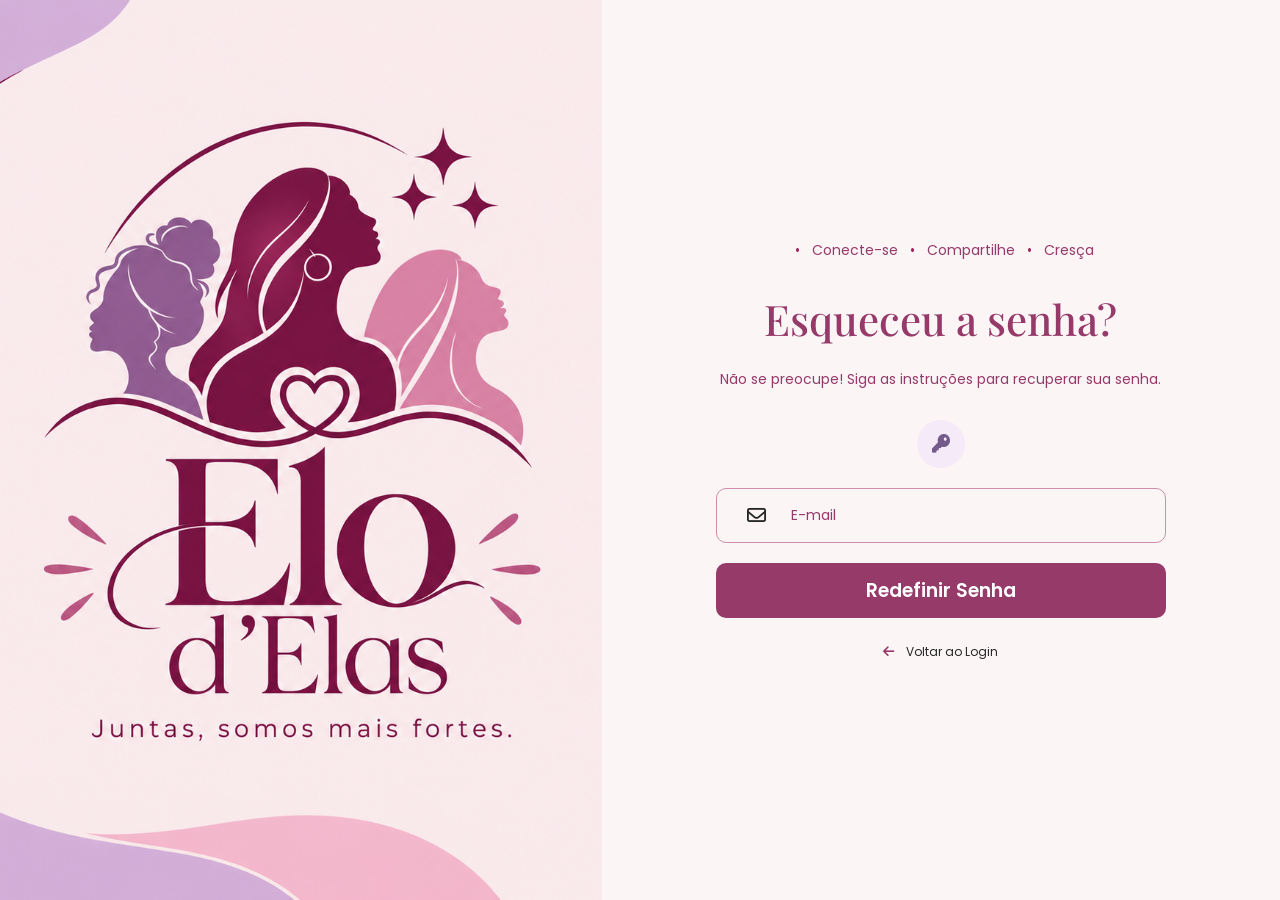
<file: PagRecuperarSenha.html>
<!DOCTYPE html>
<html lang="pt-br">

<head>
    <meta charset="UTF-8">
    <meta name="viewport" content="width=device-width, initial-scale=1.0">

    <title>Recuperar Senha | Elo d'Elas</title>
    <link rel="shortcut icon" href="./img/LogoElod'Elas1.png" type="image/x-icon">

    <link rel="stylesheet" href="css/PagRecuperarSenha.css">
    <link rel="preconnect" href="https://fonts.googleapis.com">
    <link rel="preconnect" href="https://fonts.gstatic.com" crossorigin>
    <link
        href="https://fonts.googleapis.com/css2?family=Playfair+Display:wght@500;600;700&family=Poppins:wght@400;500;600;700&display=swap"
        rel="stylesheet">
    <link rel="stylesheet" href="css/GlobalScrollbars.css">
    <link rel="stylesheet" href="https://cdnjs.cloudflare.com/ajax/libs/font-awesome/6.5.2/css/all.min.css">

</head>

<body>

    <main class="pag-recuperar-senha">
        <div class="logo-completa">
            <img src="img/LogoLogin.png" alt="Logo Elo d'Elas">
        </div>
        <div class="dados-pagina">

            <div class="topo">
                <p class="frase-topo">
                    <span>•</span> Conecte-se
                    <span>•</span> Compartilhe
                    <span>•</span> Cresça
                </p>

                <h3>Esqueceu a senha?</h3>

                <p class="texto-topo">
                    Não se preocupe! Siga as instruções para recuperar sua senha.
                </p>
            </div>

            <div class="icone-destaque">
                <i class="fa-solid fa-key"></i>
            </div>

            <div class="formulario-recuperacao">

                <div class="campo-email">
                    <i class="fa-regular fa-envelope"></i>
                    <input type="email" placeholder="E-mail">
                </div>

            </div>

            <div class="botao-recuperar">
                <a href="ConfirmarCodigo.html" class="botao-redefinir">
                    Redefinir Senha
                </a>
            </div>

            <div class="voltar-login">
                <a href="PagLogin.html">
                    <i class="fa-solid fa-arrow-left"></i>
                    <span>Voltar ao Login</span>
                </a>

            </div>

        </div>

    </main>

</body>

</html>
</file>
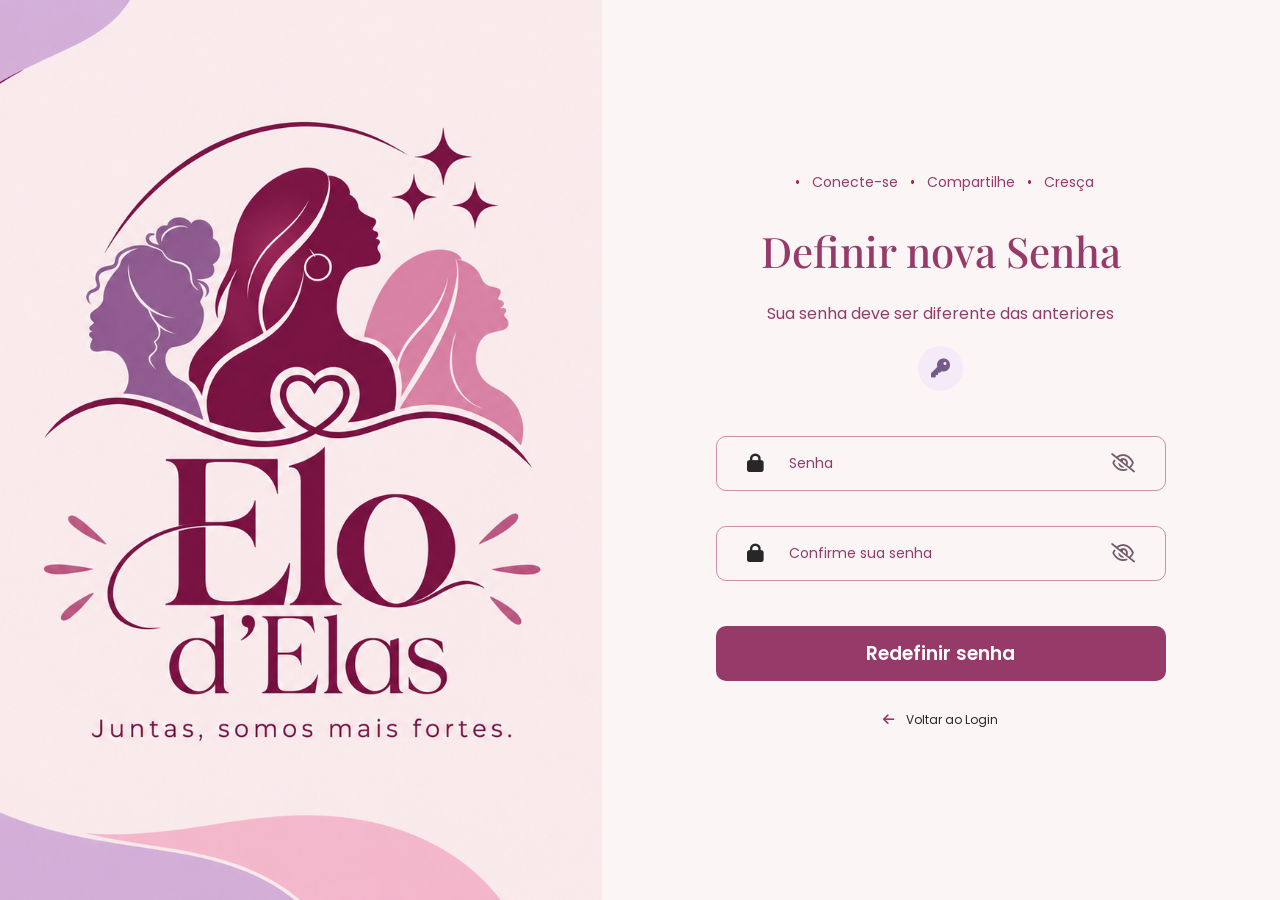
<file: RedefinirSenha.html>
<!DOCTYPE html>
<html lang="pt-br">

<head>
    <meta charset="UTF-8">
    <meta name="viewport" content="width=device-width, initial-scale=1.0">

    <title>Redefinir Senha | Elo d'Elas</title>
    <link rel="shortcut icon" href="./img/LogoElod'Elas1.png" type="image/x-icon">

    <link rel="stylesheet" href="css/RedefinirSenha.css">
    <link rel="preconnect" href="https://fonts.googleapis.com">
    <link rel="preconnect" href="https://fonts.gstatic.com" crossorigin>
    <link
        href="https://fonts.googleapis.com/css2?family=Playfair+Display:wght@500;600&family=Poppins:wght@400;500;600;700&display=swap"
        rel="stylesheet">
    <link rel="stylesheet" href="css/GlobalScrollbars.css">
    <link rel="stylesheet" href="https://cdnjs.cloudflare.com/ajax/libs/font-awesome/6.5.2/css/all.min.css">

</head>

<body>

    <main class="pag-redefinir">

        <div class="logo-completa">
            <img src="img/LogoLogin.png" alt="Logo Elo d'Elas">
        </div>

        <div class="dados-pagina">

            <div class="topo">
                <p class="frase-topo">
                    <span>•</span> Conecte-se
                    <span>•</span> Compartilhe
                    <span>•</span> Cresça
                </p>

                <h3>Definir nova Senha</h3>

                <p class="texto-topo">
                    Sua senha deve ser diferente das anteriores
                </p>

                <div class="icone-chave">
                    <i class="fa-solid fa-key"></i>
                </div>

            </div>

            <div class="formulario-senha">

                <div class="campo-senha">
                    <i class="fa-solid fa-lock"></i>

                    <input type="password" placeholder="Senha">

                    <i class="fa-regular fa-eye-slash"></i>
                </div>

                <div class="campo-senha">
                    <i class="fa-solid fa-lock"></i>

                    <input type="password" placeholder="Confirme sua senha">

                    <i class="fa-regular fa-eye-slash"></i>
                </div>

            </div>

            <div class="conta">
                <a href="PagLogin.html" class="botao-redefinir">
                    Redefinir senha
                </a>
            </div>

            <a href="PagLogin.html" class="voltar-login">

                <i class="fa-solid fa-arrow-left"></i>

                <span>Voltar ao Login</span>

            </a>

        </div>

    </main>

</body>

</html>
</file>
<file: css/Header.css>
* {
    margin: 0;
    padding: 0;
    box-sizing: border-box;

    list-style: none;
}

:root {
    --c0: #000000;
    --c1: #FFFFFF;
    --c2: #FCE7EC;
    --c3: #765C80;
    --c4: #963F5D;
    --c5: #903963;
}

header {
    background-color: var(--c2);
    display: flex;
    align-items: center;
    justify-content: space-between;
    padding: 10px 40px;
    position: sticky;
    top: 0;
    z-index: 10000;

    & nav {
        display: flex;
        align-items: center;
        gap: 60px;

        & ul {
            display: flex;
            gap: 42px;

            & a {
                text-decoration: none;
                color: var(--c3);
                font-weight: 500;
                transition: .3s ease-in;

                &:hover {
                    color: var(--c5);
                }
            }

            & #page-select {
                color: var(--c5);
                text-decoration: underline solid 2px;
                text-underline-offset: 4px;
            }
        }

        & .btns-nav {
            display: flex;
            gap: 25px;

            & .btn-nav {
                font-family: 'Poppins', sans-serif;
                font-size: 16px;
                font-weight: 600;
                padding: 12px 18px;
                border: 1px solid var(--c4);
                border-radius: 15px;
                cursor: pointer;
                transition: .3s ease-in;
            }

            & .singup-btn {
                background-color: var(--c4);
                color: var(--c2);

                &:hover {
                    background-color: var(--c2);
                    color: var(--c4);
                }
            }

            & .login-btn {
                background-color: var(--c2);
                color: var(--c4);

                &:hover {
                    background-color: var(--c4);
                    color: var(--c2);
                }
            }
        }
    }
}

@media (max-width: 600px) {
    header {
        flex-direction: column;
        gap: 8px;
        padding: 8px 12px;
    }

    header > a {
        display: flex;
    }

    header > a .logo img {
        height: 58px;
    }

    header nav {
        width: 100%;
        justify-content: space-between;
        gap: 8px;
    }

    header nav ul {
        gap: 10px;
    }

    header nav ul a {
        font-size: 12px;
    }

    header nav .btns-nav {
        gap: 6px;
    }

    header nav .btn-nav {
        font-size: 11px;
        padding: 8px 9px;
        border-radius: 10px;
    }
}
</file>
<file: css/index.css>
* {
    margin: 0;
    padding: 0;
    box-sizing: border-box;

    list-style: none;
}

:root {
    --c0: #000000;
    --c1: #FFFFFF;
    --c2: #FCE7EC;
    --c3: #765C80;
    --c4: #963F5D;
    --c5: #903963;
    --c6: #F0C4DF;
    --c7: #D7C3F1;
    --c8: #E2CEF0;
}

html {
    scroll-behavior: smooth;
}

body {
    font-family: 'Poppins', sans-serif;
    width: 100%;
    min-height: 100vh;
    display: flex;
    flex-direction: column;
}

main>section {
    scroll-margin-top: 107px;
}

main {
    flex: 1;
    display: flex;
    flex-direction: column;

    & h1 {
        font-family: 'Playfair Display', sans-serif;
        color: var(--c5);
    }

    & .arrow-down {
        position: absolute;
        left: 50%;
        transform: translateX(-50%);

        & a {
            font-size: 40px;
            color: var(--c4);
            text-decoration: none;
            display: flex;
            animation: jump 1s linear infinite;
            transition: .3s ease-in;

            &:hover {
                color: var(--c3);
                animation: paused;
            }
        }
    }

    & .hero-section {
        flex: 1 0 auto;
        min-height: calc(100vh - 107px);
        background-color: var(--c2);
        background-image: url('../img/HomePage/ColagemMulheres.png');
        background-size: cover;
        background-position: center;
        display: flex;
        flex-direction: column;
        align-items: center;
        text-align: center;
        position: relative;

        & h1 {
            margin-top: 42px;
            font-size: 50px;
            width: 30rem;
        }

        & .btns-hero {
            margin-top: 90px;
            width: clamp(20rem, 35vw, 30rem);
            display: flex;
            flex-direction: column;
            gap: 50px;

            & .btn-recurs {
                font-family: 'Poppins', sans-serif;
                font-size: 14px;
                font-weight: 500;
                color: var(--c5);
                padding: 12px 18px;
                border: none;
                border-radius: 15px;
                cursor: pointer;
                transition: .3s ease-in;
                transform: translateX(var(--x, 0));

                &:hover {
                    background-color: var(--c4);
                    color: var(--c2);
                }
            }

            & .btn-recurs:nth-child(1) {
                --x: -1rem;
            }

            & .btn-recurs:nth-child(2) {
                --x: -2rem;
            }

            & .btn-recurs:nth-child(3) {
                --x: -2rem;
            }

            & .btn-recurs:nth-child(4) {
                --x: -1rem;
            }

            & .pink {
                background-color: var(--c6);
            }

            & .purple {
                background-color: var(--c7);
            }

            & .left {
                align-self: flex-end;
            }

            & .right {
                align-self: flex-start;
            }
        }

        & .arrow-down {
            bottom: 1.5rem;
        }

    }

    & #btn-top {
        display: none;
        padding: 10px;
        font-size: 30px;
        position: fixed;
        bottom: 20px;
        right: 30px;
        z-index: 99;
        outline: none;
        border: none;
        border-radius: 10px;
        background-color: var(--c4);
        color: var(--c1);
        cursor: pointer;
        transition: transform .3s ease-in;

        &:hover {
            background-color: var(--c5);
            transform: translateY(-4px);
        }
    }

    & h1 {
        font-size: 45px;
    }

    & .about-section {
        flex: 1 0 auto;
        min-height: calc(100vh - 107px);
        background-color: var(--c8);
        display: flex;
        flex-direction: column;
        align-items: center;
        position: relative;

        & .branch {
            position: absolute;
            z-index: 0;
            height: auto;
            pointer-events: none;
            width: 225px;
        }

        & .branch.top-left {
            top: 0;
            left: 0;
        }

        & .branch.bottom-left {
            bottom: 0;
            left: 0;
        }

        & .branch.right {
            right: 0;
            top: 50%;
            transform: translateY(-50%);
        }

        & .title {
            display: flex;
            align-items: center;
            justify-content: center;
            gap: 12px;
            margin-top: 60px;


            & img {
                height: 100px;
            }
        }

        & .carousel-container {
            flex: 1;
            position: relative;
            width: min(960px, 100%);
            min-height: 340px;

            touch-action: pan-y;

            & .card {
                cursor: url('../img/cursor.png') 4 4, pointer;
                position: absolute;
                top: 50%;
                left: 50%;
                width: min(24rem, 78vw);
                min-height: 200px;
                padding: 50px 55px;
                background-image: linear-gradient(130deg, #963f5dd9 0%, #963F5D 100%);
                color: var(--c1);
                border: 8px solid var(--c1);
                border-radius: 20px;
                box-shadow: 0 20px 40px rgba(0, 0, 0, 0.15);
                font-family: 'Raleway', sans-serif;
                display: flex;
                flex-direction: column;
                gap: 20px;

                user-select: none;

                & h2 {
                    font-size: 30px;
                }

                & p {
                    font-size: 19px;
                }
            }
        }

        & .more-title {
            margin-bottom: 20px;
        }
    }

    & .more-section {
        flex: 1 0 auto;
        display: flex;
        flex-direction: column;
        align-items: center;

        & .more-info {
            background-color: var(--c8);
            height: 20vh;
            width: 100%;
            display: flex;
            flex-direction: column;
            align-items: center;

            & p {
                font-family: 'Playfair Display', sans-serif;
                font-weight: 800;
            }

            & .arrow-down {
                margin-top: 50px;
            }
        }

    }

    & .tree-story {
        position: relative;
        isolation: isolate;
        flex: 0 0 auto;
        width: 100%;
        height: auto;
        aspect-ratio: 1432 / 2404;
        background: var(--c1);
        overflow: clip;

        & .tree-figure {
            position: absolute;
            z-index: 1;
            inset: 0;
            width: 100%;
            height: 100%;
            aspect-ratio: auto;
        }

        & .tree-image,
        & .tree-woman {
            position: absolute;
            display: block;
            object-fit: contain;
            user-select: none;
            pointer-events: none;
        }

        & .tree-image {
            inset: 0;
            width: 100%;
            height: 100%;
        }

        & .tree-woman {
            z-index: 2;
            height: auto;
        }

        & .tree-woman-community {
            left: 39%;
            top: 19%;
            width: 9%;
        }

        & .tree-woman-opportunities {
            left: 50%;
            top: 40%;
            width: 12%;
        }

        & .tree-woman-wellbeing {
            left: 52%;
            top: 60%;
            width: 12%;
        }

        & .tree-woman-protection {
            left: 60%;
            top: 87%;
            width: 10%;
        }

        & .tree-copy {
            position: absolute;
            z-index: 3;
            display: flex;
            flex-direction: column;
            align-items: flex-start;
            width: min(23vw, 310px);
            color: var(--c5);

            & h2 {
                margin: 0 0 4px;
                font-family: 'Playfair Display', serif;
                font-size: clamp(26px, 2.5vw, 38px);
                line-height: 1.08;
            }

            & p {
                font-size: clamp(14px, 1.2vw, 18px);
                line-height: 1.35;
            }
        }

        & .tree-link {
            display: inline-flex;
            align-items: center;
            gap: 9px;
            margin-top: 14px;
            padding: 9px 14px;
            border-radius: 10px;
            background: var(--c5);
            color: var(--c1);
            font-size: 12px;
            font-weight: 600;
            text-decoration: none;

            &:focus-visible {
                outline: 3px solid var(--c4);
                outline-offset: 3px;
            }
        }

        & .tree-number {
            display: inline-flex;
            width: 48px;
            height: 48px;
            align-items: center;
            justify-content: center;
            margin-bottom: 10px;
            border-radius: 50%;
            background: var(--c5);
            color: var(--c1);
            font-size: 30px;
            font-weight: 600;
        }

        & .tree-copy-community {
            left: 10%;
            top: 14%;
        }

        & .tree-copy-opportunities {
            right: 11%;
            top: 37%;
        }

        & .tree-copy-wellbeing {
            left: 17%;
            top: 58%;
            width: min(29vw, 380px);

            & h2 {
                font-size: clamp(22px, 2.1vw, 32px);
                white-space: nowrap;
            }
        }

        & .tree-copy-protection {
            right: 9%;
            top: 80%;
        }

        & .tree-wave {
            position: absolute;
            z-index: 4;
            left: 0;
            width: 100%;
            pointer-events: none;

            & svg {
                display: block;
                width: 100%;
                height: 100%;
            }
        }

        & .tree-wave-top {
            top: 0;
            height: 100px;
        }

        & .tree-wave-bottom {
            bottom: 0;
            height: 120px;
        }
    }

    & .contributor-section {
        flex: 1 0 auto;
        display: flex;
        align-items: center;
        justify-content: space-around;
        background-color: var(--c5);
        color: var(--c2);
        padding: 80px 70px;
        position: relative;
        overflow: hidden;

        & .branch {
            position: absolute;
            z-index: 0;
            height: auto;
            pointer-events: none;
            width: 225px;
        }

        & .top {
            top: 0;
            left: 0;
        }

        & .left {
            bottom: 0;
            left: -10px;
        }

        & .bottom-right {
            right: 0;
            bottom: 0;
        }

        & .texts-container {
            display: flex;
            flex-direction: column;
            gap: 48px;

            & h1 {
                color: var(--c2);
                width: 12rem;
            }

            & p {
                width: 18rem;
            }

            & a {
                color: var(--c2);
                text-decoration: none;
                font-weight: 500;

                &:hover {
                    text-decoration: underline;
                }
            }
        }

        & .boxes-container {
            display: flex;
            gap: 28px;

            & .box {
                display: flex;
                flex-direction: column;
                align-items: center;
                text-align: center;
                gap: 18px;
                background-color: rgb(0, 0, 0, .23);
                border-radius: 20px;
                padding: 54px 38px;
                transition: .3s ease-in;

                &:hover {
                    transform: translateY(-4px);
                    background-color: rgb(0, 0, 0, .30);
                }

                & .icon {
                    display: flex;
                    align-items: center;
                    justify-content: center;
                    width: 100px;
                    height: 100px;
                    background-color: var(--c3);
                    border-radius: 50px;
                    font-size: 35px;
                    color: var(--c7);
                }

                & h3 {
                    font-family: 'Playfair Display', sans-serif;
                    color: var(--c7);
                    font-size: 24px;
                }

                & p {
                    width: 11.5rem;
                    font-size: 18px;
                }

                & .field {
                    padding: 17px 21px;
                    border: 1px dashed var(--c2);
                    border-radius: 15px;

                    & p {
                        font-size: 16px;
                    }
                }

                & button {
                    font-family: 'Poppins', sans-serif;
                    font-size: 18px;
                    padding: 12px 20px;
                    border-radius: 15px;
                    border: none;
                    background-color: var(--c6);
                    color: var(--c5);
                    font-weight: 700;
                    cursor: pointer;
                    transition: .3s ease-in;

                    &:hover {
                        background-color: var(--c7);
                        color: var(--c3);
                        transform: translateY(2px);
                    }
                }
            }
        }
    }
}

footer {
    flex: 1;
    display: flex;
    flex-direction: column;
    background-color: var(--c5);
    color: var(--c2);
    padding-top: 103px;

    & .logo-footer,
    .links-footer,
    .talk-footer,
    .dues {
        display: flex;
        flex-direction: column;
    }

    & ul {
        display: flex;
        flex-direction: column;
        gap: 20px;
    }

    & .footer-container {
        display: flex;
        justify-content: space-around;
        padding-bottom: 67px;

        & .logo-footer {
            align-items: center;
            justify-content: center;
            gap: 3px;
            font-family: 'Playfair Display', sans-serif;

            & img {
                height: 90px;
            }
        }

        & .links-footer,
        .talk-footer {
            gap: 30px;
        }

        & .links-footer a {
            color: var(--c2);
            text-decoration: none;

            &:hover {
                text-decoration: underline;
            }
        }
    }

    & .dues {
        text-align: center;

        & hr {
            border: none;
            border-top: 1px solid rgba(255, 255, 255, 0.25);
        }

        & p {
            padding: 17px 0;
        }
    }
}

@keyframes jump {
    from {
        transform: translateY(-1rem);
    }

    50% {
        transform: translateY(0);
    }

    to {
        transform: translateY(-1rem);
    }
}

@media (max-width: 1200px) {
    main .contributor-section {
        flex-direction: column;
        align-items: stretch;
        gap: 40px;
        padding: 60px 40px;

        & .texts-container {
            align-items: center;
            gap: 24px;
            text-align: center;

            & .title {
                display: flex;
                align-items: center;
                justify-content: center;
                gap: 10px;

                & img {
                    height: 54px;
                    width: auto;
                }
            }

            & h1 {
                width: auto;
                font-size: 38px;
            }

            & p {
                width: min(28rem, 100%);
            }
        }

        & .boxes-container {
            display: grid;
            grid-template-columns: repeat(3, minmax(0, 1fr));
            width: 100%;
            max-width: 900px;
            margin: 0 auto;
            gap: 20px;

            & .box {
                width: 100%;
                min-width: 0;
                min-height: 360px;
                padding: 34px 20px;
                gap: 16px;

                & .icon {
                    width: 82px;
                    height: 82px;
                    font-size: 30px;
                }

                & p {
                    width: 100%;
                    max-width: 12.5rem;
                    font-size: 16px;
                }

                & .field {
                    width: 100%;
                    min-height: 58px;
                    display: flex;
                    align-items: center;
                    justify-content: center;
                    padding: 10px;

                    & p {
                        max-width: none;
                        font-size: 14px;
                    }
                }

                & button {
                    margin-top: auto;
                }
            }
        }
    }
}

@media (max-width: 900px) {
    main .tree-story {
        height: max(150vh, 160vw);
        min-height: 0;

        & .tree-figure {
            inset: 0 auto 0 50%;
            width: auto;
            height: 100%;
            aspect-ratio: 1432 / 2404;
            transform: translateX(-50%);
        }

        & .tree-copy {
            width: 29%;

            & h2 {
                font-size: clamp(24px, 3.2vw, 34px);
            }

            & p {
                font-size: clamp(13px, 1.6vw, 16px);
            }
        }

        & .tree-copy-wellbeing {
            width: 38%;

            & h2 {
                font-size: clamp(21px, 2.6vw, 28px);
            }
        }
    }

    main .contributor-section {
        & .boxes-container {
            grid-template-columns: repeat(2, minmax(0, 1fr));
            max-width: 560px;

            & .box:last-child {
                grid-column: 1 / -1;
                width: calc(50% - 10px);
                justify-self: center;
            }
        }
    }
}

@media (max-width: 600px) {
    main .hero-section {
        min-height: calc(100vh - 120px);

        & h1 {
            width: min(20rem, calc(100% - 32px));
            margin-top: 32px;
            font-size: 34px;
        }

        & .btns-hero {
            width: min(280px, calc(100% - 40px));
            margin-top: 45px;
            gap: 20px;
        }
    }

    main .about-section {
        min-height: 0;
        padding: 20px 0 30px;

        & .branch {
            width: 150px;
        }

        & .title {
            flex-direction: column;
            gap: 0;
            margin-top: 20px;

            & h1 {
                font-size: 34px;
            }

            & img {
                height: 74px;
            }
        }

        & .carousel-container {
            width: 100%;
            min-height: 300px;
            overflow: hidden;

            & .card {
                width: min(280px, calc(100vw - 64px));
                min-height: 230px;
                padding: 30px 28px;

                & h2 {
                    font-size: 24px;
                }

                & p {
                    font-size: 16px;
                }
            }
        }

        & .more-title {
            font-size: 34px;
        }
    }

    main .tree-story {
        height: max(130vh, min(285vw, 190vh));

        & .tree-woman-community {
            left: 39%;
            top: 18%;
            width: 9%;
        }

        & .tree-woman-opportunities {
            left: 50%;
            top: 40%;
            width: 11%;
        }

        & .tree-woman-wellbeing {
            left: 52%;
            top: 58%;
            width: 11%;
        }

        & .tree-woman-protection {
            left: 60%;
            top: 89%;
            width: 8%;
        }

        & .tree-copy {
            width: 39%;

            & h2 {
                font-size: clamp(18px, 5vw, 26px);
            }

            & p {
                font-size: clamp(12px, 3.2vw, 15px);
            }
        }

        & .tree-copy-wellbeing {
            width: 54%;

            & h2 {
                font-size: clamp(16px, 4.2vw, 22px);
            }
        }

        & .tree-link {
            margin-top: 8px;
            padding: 8px 10px;
            font-size: 10px;
        }

        & .tree-number {
            width: 32px;
            height: 32px;
            margin-bottom: 6px;
            font-size: 20px;
        }

        & .tree-wave-top {
            height: 45px;
        }

        & .tree-wave-bottom {
            height: 55px;
        }
    }

    main .contributor-section {
        padding: 50px 20px;

        & .texts-container {
            & .title {
                flex-direction: column;
            }

            & h1 {
                width: 100%;
                font-size: 34px;
            }

            & p {
                font-size: 15px;
            }
        }

        & .boxes-container {
            grid-template-columns: 1fr;
            max-width: 300px;

            & .box,
            & .box:last-child {
                grid-column: auto;
                width: 100%;
            }
        }
    }

    footer {
        padding-top: 50px;

        & .footer-container {
            flex-direction: column;
            align-items: center;
            gap: 36px;
            padding: 0 20px 40px;
            text-align: center;

            & .logo-footer {
                & img {
                    height: 70px;
                }
            }

            & .links-footer,
            & .talk-footer {
                align-items: center;
            }
        }
    }
}
</file>
<file: css/GlobalScrollbars.css>
* {
    scrollbar-color: #903963 #FCE7EC;
    scrollbar-width: thin;
}

::-webkit-scrollbar {
    width: 9px;
    height: 9px;
}

::-webkit-scrollbar-track {
    background: #FCE7EC;
}

::-webkit-scrollbar-thumb {
    min-height: 36px;
    border: 2px solid #FCE7EC;
    border-radius: 999px;
    background: #903963;
}

::-webkit-scrollbar-thumb:hover {
    background: #762D52;
}

::-webkit-scrollbar-corner {
    background: #FCE7EC;
}
</file>
<file: css/ConfirmarCodigo.css>
* {
    margin: 0;
    padding: 0;
    box-sizing: border-box;
}

body {
    font-family: 'Poppins', sans-serif;
    background-color: #FBF5F6;
}

.pag-confirmar-codigo {
    display: flex;
    width: 100%;
    min-height: 100vh;
}

.logo-completa {
    width: 47%;
    height: 100vh;
    flex-shrink: 0;
}

.logo-completa img {
    width: 100%;
    height: 100%;
    object-fit: cover;
    object-position: center;
    display: block;
}

.dados-pagina {
    width: 53%;
    min-height: 100vh;
    display: flex;
    flex-direction: column;
    justify-content: center;
    align-items: center;
    padding: 40px 50px;
}

.topo {
    text-align: center;
    margin-bottom: 25px;
}

.frase-topo {
    color: #963A69;
    font-size: 14px;
    margin-bottom: 30px;
}

.frase-topo span {
    color: #A21D5A;
    margin: 0 8px;
}

.topo h3 {
    font-family: 'Playfair Display', serif;
    font-size: 42px;
    font-weight: 500;
    color: #963A69;
    margin-bottom: 22px;
}

.texto-topo {
    font-size: 14px;
    color: #963A69;
}

.formulario-codigo {
    width: 100%;
    max-width: 450px;
    display: flex;
    flex-direction: column;
    align-items: center;
}

.icone-email {
    width: 48px;
    height: 48px;
    display: flex;
    justify-content: center;
    align-items: center;
    background-color: #F5EAF7;
    border-radius: 50%;
    color: #735C8C;
    font-size: 18px;
    margin-bottom: 20px;
}

.campos-codigo {
    width: 100%;
    display: flex;
    justify-content: center;
    gap: 10px;
}

.campos-codigo input {
    width: 45px;
    height: 55px;
    border: none;
    border-radius: 12px;
    outline: none;
    background-color: #F2C9E5;
    text-align: center;
    font-family: 'Poppins', sans-serif;
    font-size: 20px;
    font-weight: 600;
    color: #963A69;
}

.campos-codigo input::placeholder {
    color: #735C8C;
    opacity: 1;
}

.campos-codigo input:focus {
    border: 1px solid #963A69;
    background-color: #F8DDEC;
}

.botao-confirmar {
    width: 100%;
    max-width: 450px;
    margin-top: 20px;
}

.botao-codigo {
    display: flex;
    align-items: center;
    justify-content: center;
    width: 100%;
    height: 55px;
    border: none;
    border-radius: 10px;
    background-color: #963A69;
    color: white;
    font-family: 'Poppins', sans-serif;
    font-size: 19px;
    font-weight: 600;
    cursor: pointer;
    text-decoration: none;
    transition: 0.3s;
}

.botao-codigo:hover {
    background-color: #7F2855;
}

.voltar-login {
    margin-top: 25px;
}

.voltar-login a {
    display: flex;
    align-items: center;
    gap: 12px;
    text-decoration: none;
    color: #272727;
    font-size: 12px;
    transition: 0.3s;
}

.voltar-login i {
    color: #963A69;
    font-size: 13px;
}

.voltar-login a:hover {
    color: #963A69;
    text-decoration: underline;
}

@media (max-width: 700px) {

    .pag-confirmar-codigo {
        flex-direction: column;
    }

    .logo-completa {
        width: 100%;
        min-height: auto;
        height: 220px;
    }

    .logo-completa img {
        width: 100%;
        height: 220px;
        object-fit: cover;
        object-position: center;
    }

    .dados-pagina {
        width: 100%;
        min-height: auto;
        flex: 1;
        padding: 40px 20px;
    }

    .campos-codigo {
        gap: 7px;
    }

    .campos-codigo input {
        width: 42px;
        height: 50px;
    }

}
</file>
<file: css/DashboardBase.css>
* {
    margin: 0;
    padding: 0;
    box-sizing: border-box;
}

body {
    font-family: 'Poppins', sans-serif;
    background-color: #FBF5F6;
    color: #40183B;
}

a {
    text-decoration: none;
    color: inherit;
}

button {
    font-family: inherit;
    cursor: pointer;
}

.dashboardAjuda,
.dashboardComunidade,
.dashboardProtecao {
    display: flex;
    width: 100%;
    min-height: 100vh;
    overflow: hidden;
}

.barraLateral,
.barraLateralComunidade {
    display: flex;
    flex-direction: column;
    align-items: center;
    width: 22%;
    min-width: 190px;
    max-width: 300px;
    min-height: 100vh;
    padding: 35px 25px 25px;
    background-color: #963F6D;
    color: white;
    flex-shrink: 0;
}

.marca,
.marcaComunidade {
    display: flex;
    align-items: center;
    justify-content: center;
    width: 100%;
    margin-bottom: 35px;
}

.marca img,
.marcaComunidade img {
    width: 135px;
    height: auto;
    object-fit: contain;
}

.navegacao,
.navegacaoComunidade {
    display: flex;
    flex-direction: column;
    gap: 8px;
    width: 100%;
}

.itemNavegacao,
.itemNavegacaoComunidade {
    display: flex;
    align-items: center;
    gap: 10px;
    width: 100%;
    padding: 9px 10px;
    border-radius: 6px;
    font-size: 11px;
    font-weight: 500;
    transition: 0.2s;
}

.itemNavegacao i,
.itemNavegacaoComunidade i {
    width: 14px;
    text-align: center;
}

.itemNavegacao:hover,
.itemNavegacao.ativo,
.itemNavegacaoComunidade:hover,
.itemNavegacaoComunidade.ativo {
    background-color: #F3D1E6;
    color: #40183B;
}

.recado,
.recadoComunidade {
    width: 100%;
    margin-top: auto;
    margin-bottom: 22px;
    padding: 15px;
    background-color: #F3D1E6;
    color: #40183B;
    border-radius: 7px;
}

.recado h2,
.recadoComunidade h2 {
    font-size: 10px;
    margin-bottom: 18px;
}

.recado p,
.recadoComunidade p {
    font-size: 9px;
    line-height: 1.6;
}

.usuario,
.usuarioComunidade {
    display: flex;
    align-items: center;
    gap: 9px;
    width: 100%;
}

.avatar,
.avatarComunidade {
    display: flex;
    align-items: center;
    justify-content: center;
    width: 27px;
    height: 27px;
    border-radius: 50%;
    background-color: #D8B8EA;
    color: white;
    font-size: 12px;
    flex-shrink: 0;
}

.dadosUsuario,
.dadosUsuarioComunidade {
    display: flex;
    flex-direction: column;
}

.dadosUsuario strong,
.dadosUsuarioComunidade strong {
    font-size: 10px;
    font-weight: 600;
}

.dadosUsuario small,
.dadosUsuarioComunidade small {
    font-size: 8px;
}
</file>
<file: css/DashboardAjuda.css>
.dashboardAjuda {
    height: 100vh;
    min-height: 0;
    overflow: hidden;
}

.conteudo {
    position: relative;
    flex: 1;
    min-width: 0;
    min-height: 100vh;
    padding: 40px 25px 25px;
    overflow: hidden;
    background-color: #FDF5FB;
}

.ramo {
    position: absolute;
    z-index: 0;
    width: 180px;
    pointer-events: none;
}

.ramoSuperior {
    top: 0;
    right: 0;
}

.ramoInferior {
    bottom: 0;
    left: 0;
}

.cabecalhoConteudo {
    position: relative;
    z-index: 1;
    display: flex;
    align-items: flex-start;
    justify-content: space-between;
    gap: 20px;
    margin-bottom: 25px;
}

.saudacaoUsuario {
    flex-shrink: 0;
}

.saudacaoUsuario h1 {
    font-size: 20px;
    font-weight: 600;
    color: #3B0B3B;
}

.saudacaoUsuario p {
    font-size: 11px;
    font-weight: 500;
}

.filtragem {
    position: relative;
    z-index: 1;
    display: flex;
    align-items: center;
    justify-content: flex-end;
    flex-wrap: wrap;
    gap: 9px;
    flex: 1;
    min-width: 0;
}

.filtro {
    display: flex;
    align-items: center;
    justify-content: center;
    gap: 7px;
    padding: 8px 13px;
    border-radius: 20px;
    background-color: #F2CBE4;
    color: #3B0B3B;
    font-size: 9px;
    white-space: nowrap;
    transition: 0.2s;
}

.filtro i {
    font-size: 10px;
}

.filtro:hover,
.filtro.ativo {
    background-color: #903963;
    color: white;
}

.gradeCards {
    position: relative;
    z-index: 1;
    display: grid;
    grid-template-columns: repeat(11, minmax(0, 1fr));
    gap: 16px 20px;
    width: 100%;
    align-items: start;
}

.cardDestaqueDia,
.cardUltimaPesquisa,
.cardRecente,
.cardAcessoComunidade,
.cardTutoriaisNaoFinalizados,
.cardTutoriaisFavoritos,
.cardTutoriaisFinalizados,
.cardAlertaBemEstar {

    min-width: 0;
    padding: 16px;
    border-radius: 15px;
    box-shadow: 0 3px 8px rgba(0, 0, 0, 0.10);
}

.cardDestaqueDia,
.cardUltimaPesquisa,
.cardAcessoComunidade,
.cardTutoriaisNaoFinalizados,
.cardTutoriaisFinalizados {
    background-color: #F2CBE4;
}

.cardRecente,
.cardTutoriaisFavoritos,
.cardAlertaBemEstar {
    background-color: #E2CEF0;
}

.cardCabecalho {
    display: flex;
    align-items: center;
    justify-content: space-between;
    gap: 8px;
    margin-bottom: 12px;
}

.cardCabecalho h2 {
    display: flex;
    align-items: center;
    gap: 8px;
    font-size: 13px;
    font-weight: 600;
    color: #3B0B3B;
}

.cardCabecalho h2 i {
    font-size: 13px;
}

.cardConteudo {
    display: flex;
    align-items: center;
    gap: 12px;
    min-width: 0;
}

.cardConteudo img {
    width: 90px;
    height: 80px;
    flex-shrink: 0;
    object-fit: cover;
    border-radius: 9px;
}

.cardInformacoes {
    flex: 1;
    min-width: 0;
}

.cardInformacoes h3 {
    margin-bottom: 6px;
    font-size: 11px;
    font-weight: 600;
    line-height: 1.4;
}

.cardInformacoes p {
    font-size: 11px;
    line-height: 1.5;
}

.cardRodape {
    display: flex;
    align-items: center;
    justify-content: space-between;
    gap: 5px;
    margin-top: auto;
    padding-top: 10px;
}

.botaoCard {
    display: inline-flex;
    align-items: center;
    justify-content: center;
    gap: 7px;
    padding: 8px 13px;
    border-radius: 20px;
    background-color: #903963;
    color: white;
    font-size: 10px;
    font-weight: 500;
    white-space: nowrap;
    transition: 0.2s;
}

.botaoCard:hover {
    background-color: #3B0B3B;
}

.botaoCard i {
    font-size: 11px;
    font-weight: 900;
}

.avaliacao {
    color: #903963;

    font-size: 16px;
    letter-spacing: 1.2px;

    white-space: nowrap;
    line-height: 1;
}

.botaoIcone {
    display: flex;
    align-items: center;
    justify-content: center;

    border: none;
    background: transparent;

    color: #3B0B3B;
    font-size: 17px;
}

.linkCard {
    display: inline-flex;
    align-items: center;
    gap: 6px;
    color: #3B0B3B;
    font-size: 11px;
    font-weight: 500;
    white-space: nowrap;
}

.linkCard i {
    font-size: 12px;
    font-weight: 900;
}

.cardDestaqueDia {
    grid-column: span 5;
    height: 210px;
    display: flex;
    flex-direction: column;
}

.cardDestaqueDia .cardCabecalho {
    margin-bottom: 12px;
}

.cardDestaqueDia .cardConteudo {
    display: grid;
    grid-template-columns: 110px minmax(0, 1fr);
    align-items: start;
    gap: 14px;
}

.cardDestaqueDia .cardConteudo img {
    width: 110px;
    height: 100px;
}

.cardDestaqueDia .cardInformacoes h3 {
    font-size: 13px;
    margin-bottom: 7px;
}

.cardDestaqueDia .cardInformacoes p {
    font-size: 12px;
    line-height: 1.55;
}

.cardDestaqueDia .cardRodape {
    margin-top: auto;
    padding-top: 8px;
}

.cardUltimaPesquisa {
    grid-column: span 3;
    height: 210px;
    display: flex;
    flex-direction: column;
}

.cardUltimaPesquisa .cardCabecalho {
    margin-bottom: 8px;
}

.dataPesquisa {
    display: block;
    margin-bottom: 7px;
    font-size: 10px;
    color: #903963;
}

.cardUltimaPesquisa .cardConteudo {
    flex: 1;
    align-items: flex-start;
}

.cardUltimaPesquisa .cardConteudo img {
    width: 85px;
    height: 75px;
}

.cardUltimaPesquisa .cardRodape {
    margin-top: auto;
    padding-top: 8px;
}

.cardRecente {
    grid-column: span 3;
    height: 210px;
    display: flex;
    flex-direction: column;
}

.cardRecente .cardCabecalho {
    margin-bottom: 0;
}

.cardRecente .cardConteudo {
    flex: 1;
    align-items: flex-start;
    margin-top: 16px;
}

.cardRecente .cardConteudo img {
    width: 85px;
    height: 75px;
}

.cardRecente .cardRodape {
    margin-top: auto;
    padding-top: 8px;
}

.cardAcessoComunidade {
    grid-column: span 5;
    height: 185px;
    display: flex;
    flex-direction: column;
    justify-content: space-between;
}

.cardAcessoComunidade .cardCabecalho {
    margin-bottom: 0;
}

.listaAvatares {
    display: flex;
    align-items: center;
    gap: 7px;
    margin: 12px 0;
}

.listaAvatares span {
    display: flex;
    align-items: center;
    justify-content: center;
    width: 25px;
    height: 25px;
    border-radius: 50%;
    background-color: #DFA9D1;
    color: #903963;
    font-size: 9px;
    font-weight: 500;
}

.cardAcessoComunidade p {
    margin-bottom: 8px;
    font-size: 10px;
    line-height: 1.5;
}

.cardAcessoComunidade .botaoCard {
    align-self: flex-start;
}

.cardTutoriaisNaoFinalizados {
    grid-column: span 6;
    height: 170px;
    display: flex;
    flex-direction: column;
}

.cardTutoriaisNaoFinalizados .cardCabecalho {
    margin-bottom: 8px;
}

.cardTutoriaisNaoFinalizados .cardConteudo {
    flex: 1;
    align-items: center;
    gap: 14px;
    margin-top: 8px;
}

.cardTutoriaisNaoFinalizados .cardConteudo img {
    width: 105px;
    height: 85px;
}

.cardTutoriaisNaoFinalizados .cardInformacoes h3 {
    font-size: 12px;
}

.cardTutoriaisNaoFinalizados .botaoCard {
    margin-left: auto;
}

.grupoResumo {
    grid-column: span 5;

    width: 80%;
    justify-self: center;

    display: grid;
    grid-template-columns: repeat(2, minmax(0, 1fr));

    gap: 20px;
}

.grupoResumo .cardTutoriaisFavoritos,
.grupoResumo .cardTutoriaisFinalizados {
    grid-column: auto;
    width: 100%;
    height: 150px;
    display: flex;
    flex-direction: column;
    align-items: flex-start;
    cursor: pointer;
}

.iconeCard {
    margin-bottom: 14px;
    font-size: 15px;
    color: #3B0B3B;
}

.cardTutoriaisFavoritos strong,
.cardTutoriaisFinalizados strong {
    font-size: 20px;
    font-weight: 600;
}

.cardTutoriaisFavoritos span,
.cardTutoriaisFinalizados span {
    font-size: 14px;
}

.cardTutoriaisFavoritos a,
.cardTutoriaisFinalizados a {
    align-self: flex-end;
    margin-top: auto;
    color: #903963;
}

.cardTutoriaisFavoritos a i,
.cardTutoriaisFinalizados a i {
    font-size: 15px;
    font-weight: 900;
}

.cardAlertaBemEstar {
    grid-column: span 6;
    height: 170px;
    padding: 0 18px 0;
    display: flex;
    flex-direction: column;
    overflow: hidden;
    justify-self: stretch;
    transform: translateY(-15px);
}

.cardAlertaBemEstar .cardConteudo {
    display: flex;
    align-items: stretch;
    justify-content: flex-start;
    gap: 20px;
    width: 100%;
    height: 100%;
}

.cardAlertaBemEstar .cardConteudo img {
    width: 180px;
    height: 170px;
    flex-shrink: 0;
    object-fit: contain;
    object-position: center bottom;
    align-self: flex-end;
    margin-bottom: 0;
    border-radius: 0;
}

.cardAlertaBemEstar .cardInformacoes {
    display: flex;
    flex-direction: column;
    justify-content: center;
    min-width: 0;
    padding: 12px 0;
}

.cardAlertaBemEstar .cardInformacoes h3 {
    font-size: 13px;
    margin-bottom: 5px;
}

.cardAlertaBemEstar .cardInformacoes p {
    margin-bottom: 10px;
    font-size: 11px;
    line-height: 1.5;
    color: #3B0B3B;
}


.dashboardAjuda {
    color: #3B0B3B;
}

.dashboardAjuda .barraLateral {
    background-color: #903963;
}

.dashboardAjuda .itemNavegacao:hover,
.dashboardAjuda .itemNavegacao.ativo {
    background-color: #F2CBE4;
    color: #3B0B3B;
}

.dashboardAjuda .recado {
    background-color: #F2CBE4;
    color: #000000;
}

.dashboardAjuda .avatar {
    background-color: #DFA9D1;
    color: #FFFFFF;
}

.dashboardAjuda .cardAcessoComunidade .botaoCard {
    background-color: #DFA9D1;
    color: #903963;
}

.dashboardAjuda .cardAlertaBemEstar .botaoCard {
    background-color: #BFA3E0;
    color: #3B0B3B;
}

.cardAlertaBemEstar .botaoCard {
    align-self: flex-start;
}

@media (max-width: 1200px) {

    .barraLateral {
        width: 210px;
        min-width: 210px;
        padding: 25px 15px;
    }

    .conteudo {
        padding: 18px;
    }

    .gradeCards {
        gap: 12px;
    }

    .cabecalhoConteudo {
        gap: 12px;
    }

    .filtragem {
        gap: 6px;
    }

    .filtro {
        padding: 7px 9px;
        font-size: 8px;
    }

    .cardConteudo {
        gap: 8px;
    }

    .cardConteudo img {
        width: 70px;
        height: 70px;
    }

    .cardInformacoes h3 {
        font-size: 9px;
    }

    .cardInformacoes p {
        font-size: 9px;
    }

    .cardDestaqueDia .cardConteudo {
        grid-template-columns: 85px minmax(0, 1fr);
    }

    .cardDestaqueDia .cardConteudo img {
        width: 85px;
        height: 85px;
    }

    .cardDestaqueDia .cardInformacoes h3 {
        font-size: 11px;
    }

    .cardDestaqueDia .cardInformacoes p {
        font-size: 10px;
    }

    .cardAlertaBemEstar .cardConteudo img {
        width: 145px;
    }

    .avaliacao {
        font-size: 14px;
    }
}


@media (max-width: 850px) {

    .dashboardAjuda {
        height: auto;
        min-height: 100vh;
        overflow: visible;
    }

    .dashboardAjuda {
        flex-direction: column;
    }

    .barraLateral {
        width: 100%;
        max-width: none;
        min-width: 0;
        min-height: auto;
        padding: 15px;
        flex-direction: row;
        justify-content: space-between;
    }

    .marca {
        width: auto;
        margin: 0;
    }

    .marca img {
        width: 90px;
    }

    .navegacao {
        flex-direction: row;
        justify-content: center;
        width: auto;
    }

    .itemNavegacao {
        width: auto;
        padding: 10px;
    }

    .itemNavegacao span {
        display: none;
    }

    .recado,
    .usuario {
        display: none;
    }

    .conteudo {
        min-height: calc(100vh - 70px);
    }

    .cabecalhoConteudo {
        flex-wrap: wrap;
    }

    .filtragem {
        justify-content: flex-start;
        flex-basis: 100%;
    }

    .cardAlertaBemEstar {
        transform: translateY(-15px);
    }
}


@media (max-width: 600px) {

    .cabecalhoConteudo {
        align-items: flex-start;
        flex-direction: column;
    }

    .filtragem {
        width: 100%;
        flex: none;

        flex-wrap: nowrap;
        overflow-x: auto;

        padding-bottom: 5px;
    }

    .filtro {
        flex-shrink: 0;
    }

    .gradeCards {
        grid-template-columns: repeat(2, minmax(0, 1fr));
    }

    .cardDestaqueDia,
    .cardUltimaPesquisa,
    .cardRecente,
    .cardAcessoComunidade,
    .cardTutoriaisNaoFinalizados,
    .cardTutoriaisFavoritos,
    .cardTutoriaisFinalizados,
    .cardAlertaBemEstar {
        grid-column: span 2;
        height: auto;
        min-height: 170px;
    }

    .cardDestaqueDia .cardConteudo {
        grid-template-columns: 90px minmax(0, 1fr);
    }

    .cardDestaqueDia .cardConteudo img {
        width: 90px;
        height: 90px;
    }

    .cardDestaqueDia .cardRodape {
        margin-top: 12px;
    }

    .cardRecente .cardConteudo {
        margin-top: 12px;
    }

    .cardAcessoComunidade {
        min-height: 185px;
    }

    .cardTutoriaisFavoritos,
    .cardTutoriaisFinalizados {
        height: 140px;
        min-height: 140px;
    }

    .grupoResumo {
        grid-column: span 2;
        width: 100%;

        grid-template-columns: repeat(2, minmax(0, 1fr));
    }

    .grupoResumo .cardTutoriaisFavoritos,
    .grupoResumo .cardTutoriaisFinalizados {
        grid-column: auto;
        height: 140px;
        min-height: 140px;
    }

    .cardAlertaBemEstar {
        grid-column: span 2;
        height: 160px;
        min-height: 160px;
        transform: none;
    }

    .cardAlertaBemEstar .cardConteudo img {
        width: 125px;
        height: 160px;
    }

    .cardConteudo img {
        width: 90px;
        height: 80px;
    }

    .ramo {
        width: 120px;
    }
}


@media (max-width: 400px) {

    .conteudo {
        padding: 14px;
    }

    .barraLateral {
        padding: 12px;
    }

    .cardConteudo {
        gap: 8px;
    }

    .cardConteudo img {
        width: 75px;
        height: 75px;
    }

    .cardAlertaBemEstar .cardConteudo img {
        width: 100px;
    }

    .botaoCard {
        font-size: 9px;
        padding: 7px 10px;
    }

}
</file>
<file: css/DashboardAjudaModais.css>
body.modalAberto {
    overflow: hidden;
}

#modalRoot {
    font-family: 'Poppins', sans-serif;
}

.modalOverlay {
    position: fixed;
    inset: 0;
    z-index: 9999;
    display: flex;
    align-items: center;
    justify-content: center;
    padding: 24px;
    background: rgba(35, 12, 32, .62);
    backdrop-filter: blur(4px);
    opacity: 0;
    visibility: hidden;
    transition: opacity .25s ease, visibility .25s ease;
}

.modalOverlay.aberto {
    opacity: 1;
    visibility: visible;
}

.modalJanela {
    position: relative;
    display: flex;
    flex-direction: column;
    width: min(1050px, 100%);
    max-height: min(88vh, 900px);
    overflow: hidden;
    background: #FDF5FB;
    color: #3B0B3B;
    border: 1px solid rgba(144, 57, 99, .16);
    border-radius: 22px;
    box-shadow: 0 20px 70px rgba(24, 5, 24, .28);
    transform: translateY(18px) scale(.98);
    transition: transform .25s ease;
}

.modalOverlay.aberto .modalJanela {
    transform: translateY(0) scale(1);
}

.modalTopo {
    position: relative;
    padding: 27px 32px 22px;
    background: linear-gradient(120deg, #F2CBE4, #E2CEF0);
    border-bottom: 1px solid rgba(144, 57, 99, .12);
}

.modalTopo h2 {
    margin: 0 48px 6px 0;
    font-size: clamp(20px, 3vw, 27px);
    font-weight: 600;
}

.modalTopo p {
    margin: 0;
    max-width: 720px;
    font-size: 13px;
    line-height: 1.6;
}

.modalFechar {
    position: absolute;
    top: 18px;
    right: 20px;
    display: grid;
    place-items: center;
    width: 38px;
    height: 38px;
    border: 0;
    border-radius: 50%;
    background: rgba(255, 255, 255, .65);
    color: #3B0B3B;
    font-size: 17px;
    cursor: pointer;
    transition: .2s;
}

.modalFechar:hover {
    background: #903963;
    color: white;
    transform: rotate(90deg);
}

.modalCorpo {
    padding: 25px 30px 30px;
    overflow-y: auto;
}

.modalFerramentas {
    display: flex;
    flex-direction: column;
    align-items: stretch;
    gap: 12px;
    margin-bottom: 20px;
}

.modalBusca {
    flex: 0 0 auto;
    min-width: 0;
    width: 100%;
    height: 43px;
    padding: 0 15px;
    border: 1px solid #E4C3D8;
    border-radius: 12px;
    outline: none;
    background: white;
    color: #3B0B3B;
    font: inherit;
    font-size: 12px;
}

.modalFiltrosTags {
    display: flex;
    flex-wrap: wrap;
    gap: 8px;
}

.modalTagFiltro {
    min-height: 34px;
    padding: 7px 13px;
    border: 0;
    border-radius: 20px;
    background: #F2CBE4;
    color: #3B0B3B;
    font: inherit;
    font-size: 11px;
    cursor: pointer;
    transition: background-color .2s ease, color .2s ease;
}

.modalTagFiltro:hover,
.modalTagFiltro.ativo {
    background: #903963;
    color: #FFF;
}

.modalTagFiltro:focus-visible {
    outline: 3px solid #BFA3E0;
    outline-offset: 2px;
}

.modalBusca:focus {
    border-color: #903963;
    box-shadow: 0 0 0 3px rgba(144, 57, 99, .12);
}

.modalContagem {
    color: #76506D;
    font-size: 11px;
}

.modalGradeTutoriais {
    display: grid;
    grid-template-columns: repeat(3, minmax(0, 1fr));
    gap: 17px;
}

.tutorialCard {
    min-width: 0;
    display: flex;
    flex-direction: column;
    padding: 13px;
    border-radius: 16px;
    background: white;
    border: 1px solid #F0D9E9;
    box-shadow: 0 4px 13px rgba(59, 11, 59, .07);
    transition: transform .2s, box-shadow .2s;
}

.tutorialCard:hover {
    transform: translateY(-3px);
    box-shadow: 0 9px 20px rgba(59, 11, 59, .12);
}

.tutorialImagem {
    display: grid;
    place-items: center;
    width: 100%;
    height: 125px;
    margin-bottom: 12px;
    border-radius: 11px;
    background: linear-gradient(135deg, #F2CBE4, #E2CEF0);
    color: #903963;
    font-size: 25px;
    overflow: hidden;
}

.tutorialImagem img {
    width: 100%;
    height: 100%;
    object-fit: cover;
}

.tutorialCategoria {
    align-self: flex-start;
    margin-bottom: 7px;
    padding: 4px 9px;
    border-radius: 20px;
    background: #F8E7F1;
    color: #903963;
    font-size: 9px;
    font-weight: 600;
}

.tutorialCard h3 {
    margin: 0 0 7px;
    font-size: 13px;
    line-height: 1.45;
}

.tutorialCard p {
    margin: 0 0 15px;
    color: #65465F;
    font-size: 11px;
    line-height: 1.6;
}

.tutorialCardRodape {
    display: flex;
    align-items: center;
    justify-content: space-between;
    gap: 8px;
    margin-top: auto;
}

.modalBotao {
    display: inline-flex;
    align-items: center;
    justify-content: center;
    gap: 7px;
    min-height: 35px;
    padding: 8px 13px;
    border: 0;
    border-radius: 22px;
    background: #903963;
    color: white;
    font: inherit;
    font-size: 10px;
    font-weight: 600;
    cursor: pointer;
    transition: .2s;
}

.modalBotao:hover {
    background: #3B0B3B;
}

.modalBotaoSecundario {
    background: #F2CBE4;
    color: #3B0B3B;
}

.modalBotaoSecundario:hover {
    background: #E2CEF0;
    color: #3B0B3B;
}

.modalFavorito {
    display: grid;
    place-items: center;
    width: 34px;
    height: 34px;
    border: 1px solid #E9C9DC;
    border-radius: 50%;
    background: white;
    color: #903963;
    cursor: pointer;
    font-size: 15px;
}

.modalFavorito.ativo {
    background: #F8E7F1;
    color: #903963;
}

.modalVazio {
    grid-column: 1 / -1;
    padding: 42px 20px;
    text-align: center;
    color: #76506D;
}

.modalVazio i {
    display: block;
    margin-bottom: 12px;
    color: #B77AA0;
    font-size: 30px;
}

.modalVazio h3 {
    margin: 0 0 6px;
    color: #3B0B3B;
    font-size: 16px;
}

.modalVazio p {
    margin: 0;
    font-size: 12px;
}


.artigoModal {
    max-width: 820px;
    margin: 0 auto;
}

.artigoCategoria {
    display: inline-block;
    margin-bottom: 9px;
    color: #903963;
    font-size: 11px;
    font-weight: 600;
}

.artigoModal h2 {
    margin: 0 0 10px;
    color: #3B0B3B;
    font-size: clamp(22px, 3vw, 30px);
    line-height: 1.3;
}

.artigoIntroducao {
    margin: 0 0 20px;
    color: #65465F;
    font-size: 13px;
    line-height: 1.8;
}

.artigoImagem {
    display: grid;
    place-items: center;
    min-height: 190px;
    margin: 0 0 24px;
    border-radius: 15px;
    background: linear-gradient(135deg, #F2CBE4, #E2CEF0);
    color: #903963;
    font-size: 14px;
    text-align: center;
}

.artigoImagem i {
    display: block;
    margin-bottom: 8px;
    font-size: 32px;
}

.artigoSecao {
    margin: 0 0 20px;
}

.artigoSecao h3 {
    margin: 0 0 8px;
    color: #903963;
    font-size: 16px;
}

.artigoSecao p {
    margin: 0 0 9px;
    color: #493044;
    font-size: 13px;
    line-height: 1.85;
}

.artigoSecao ul,
.artigoSecao ol {
    margin: 8px 0 0;
    padding-left: 21px;
    color: #493044;
    font-size: 13px;
    line-height: 1.85;
}

.artigoDica {
    margin: 22px 0;
    padding: 16px 18px;
    border-left: 4px solid #903963;
    border-radius: 0 12px 12px 0;
    background: #F5E4F0;
    color: #493044;
    font-size: 12px;
    line-height: 1.75;
}

.artigoAcoes {
    display: flex;
    justify-content: space-between;
    flex-wrap: wrap;
    gap: 10px;
    padding-top: 18px;
    border-top: 1px solid #EBD5E4;
}

.artigoAcoesGrupo {
    display: flex;
    gap: 9px;
    flex-wrap: wrap;
}

.artigoAvaliacao {
    margin: 22px 0;
    padding: 16px 18px;
    border: 1px solid #EBD5E4;
    border-radius: 14px;
    background: #FFF;
}

.artigoAvaliacao.bloqueada {
    background: #FAF7F9;
}

.artigoAvaliacao h3 {
    margin: 0 0 6px;
    color: #3B0B3B;
    font-size: 14px;
    font-weight: 600;
}

.artigoAvaliacao > p:first-of-type {
    margin: 0 0 10px;
    color: #65465F;
    font-size: 12px;
    line-height: 1.6;
}

.avaliacaoEstrelas {
    display: flex;
    gap: 5px;
}

.botaoEstrelaAvaliacao {
    display: grid;
    width: 38px;
    height: 38px;
    place-items: center;
    border: 0;
    border-radius: 8px;
    background: transparent;
    color: #C9B7C3;
    font-size: 22px;
    cursor: pointer;
    transition: color .2s ease, transform .2s ease, background .2s ease;
}

.botaoEstrelaAvaliacao:hover,
.botaoEstrelaAvaliacao.selecionada {
    color: #D59B27;
}

.botaoEstrelaAvaliacao:hover {
    transform: translateY(-1px);
}

.botaoEstrelaAvaliacao:disabled {
    color: #D8CDD5;
    cursor: not-allowed;
}

.botaoEstrelaAvaliacao:disabled:hover {
    transform: none;
}

.botaoEstrelaAvaliacao:focus-visible {
    outline: 3px solid #BFA3E0;
    outline-offset: 2px;
}

.statusAvaliacao {
    min-height: 18px;
    margin: 7px 0 0;
    color: #76506D;
    font-size: 11px;
}

.artigoAviso {
    margin-top: 18px;
    color: #80677A;
    font-size: 10px;
    line-height: 1.6;
}


@media (max-width: 760px) {
    .modalOverlay {
        padding: 10px;
    }

    .modalJanela {
        max-height: 94vh;
        border-radius: 17px;
    }

    .modalTopo {
        padding: 23px 20px 18px;
    }

    .modalCorpo {
        padding: 18px;
    }

    .modalGradeTutoriais {
        grid-template-columns: repeat(2, minmax(0, 1fr));
        gap: 11px;
    }

    .tutorialImagem {
        height: 105px;
    }
}

@media (max-width: 480px) {
    .modalGradeTutoriais {
        grid-template-columns: 1fr;
    }

    .tutorialCard {
        display: grid;
        grid-template-columns: 92px minmax(0, 1fr);
        column-gap: 12px;
    }

    .tutorialImagem {
        grid-row: span 4;
        height: 100px;
        margin: 0;
    }

    .tutorialCategoria {
        grid-column: 2;
        justify-self: start;
    }

    .tutorialCard h3,
    .tutorialCard p,
    .tutorialCardRodape {
        grid-column: 2;
    }

    .tutorialCard p {
        margin-bottom: 10px;
    }

    .artigoImagem {
        min-height: 140px;
    }

    .artigoSecao p,
    .artigoSecao ul,
    .artigoSecao ol {
        font-size: 12px;
    }
}


button.botaoCard,
a.botaoCard {
    -webkit-appearance: none;
    appearance: none;
    box-sizing: border-box;
    border: 0 !important;
    outline: none;
    box-shadow: none;
    text-decoration: none;
    font-family: 'Poppins', sans-serif;
    cursor: pointer;
    transition: background-color .2s ease,
                color .2s ease,
                transform .2s ease;
}


button.botaoCard:not(.cardAlertaBemEstar .botaoCard),
a.botaoCard:not(.cardAcessoComunidade .botaoCard):not(.cardAlertaBemEstar .botaoCard) {
    background-color: #903963;
    color: #FFFFFF;
}


.cardAcessoComunidade button.botaoCard,
.cardAcessoComunidade a.botaoCard {
    background-color: #F2CBE4;
    color: #3B0B3B;
}


.cardAlertaBemEstar button.botaoCard,
.cardAlertaBemEstar a.botaoCard {
    background-color: #BFA3E0;
    color: #3B0B3B;
}


button.botaoCard:not(.cardAlertaBemEstar .botaoCard):hover,
a.botaoCard:not(.cardAcessoComunidade .botaoCard):not(.cardAlertaBemEstar .botaoCard):hover {
    background-color: #3B0B3B;
    color: #FFFFFF;
}


.cardAcessoComunidade button.botaoCard:hover,
.cardAcessoComunidade a.botaoCard:hover,
.cardAlertaBemEstar button.botaoCard:hover,
.cardAlertaBemEstar a.botaoCard:hover {
    background-color: #E2CEF0;
    color: #3B0B3B;
}


button.botaoCard:focus,
button.botaoCard:active,
a.botaoCard:focus,
a.botaoCard:active {
    border: 0 !important;
    outline: none;
    box-shadow: none;
}


button.linkCard[data-open-list="all"] {
    -webkit-appearance: none;
    appearance: none;
    display: inline-flex;
    align-items: center;
    justify-content: center;
    gap: 6px;
    padding: 0;
    margin: 0;
    border: 0 !important;
    border-radius: 0;
    outline: none;
    background: transparent !important;
    color: #903963;
    box-shadow: none !important;
    font-family: 'Poppins', sans-serif;
    font-size: inherit;
    font-weight: 500;
    text-decoration: none;
    cursor: pointer;
    transition: color .2s ease;
}

button.linkCard[data-open-list="all"]:hover {
    background: transparent !important;
    color: #3B0B3B;
    text-decoration: underline;
    box-shadow: none !important;
}

button.linkCard[data-open-list="all"]:focus,
button.linkCard[data-open-list="all"]:active {
    border: 0 !important;
    outline: none;
    background: transparent !important;
    box-shadow: none !important;
}


.tutorialImagem {
    width: 100%;
    height: 160px;
    max-height: 160px;
    overflow: hidden;
    border-radius: 12px;
    position: relative;
    background-color: #F8EAF1;
}


.tutorialImagem img {
    width: 100%;
    height: 100%;
    max-height: 160px;
    display: block;
    object-fit: cover;
    object-position: center;
}


.artigoImagem {
    width: 100%;
    height: 280px;
    max-height: 280px;
    overflow: hidden;
    border-radius: 14px;
    margin: 20px 0;
    background-color: #F8EAF1;
}


.artigoImagem img {
    width: 100%;
    height: 100%;
    max-height: 280px;
    display: block;
    object-fit: cover;
    object-position: center;
}


.imagemFallback {
    width: 100%;
    height: 100%;
    align-items: center;
    justify-content: center;
    color: #903963;
    font-size: 38px;
}


@media (max-width: 600px) {
    .tutorialImagem {
        height: 145px;
        max-height: 145px;
    }

    .tutorialImagem img {
        max-height: 145px;
    }

    .artigoImagem {
        height: 210px;
        max-height: 210px;
    }

    .artigoImagem img {
        max-height: 210px;
    }
}


.modalFerramentas {
    display: flex;
    flex-direction: column;
    align-items: stretch;
    gap: 12px;
    margin-bottom: 20px;
}

.modalBusca {
    flex: 0 0 auto;
    width: min(100%, 720px);
    min-width: 0;
    height: 43px;
    padding: 0 15px;
    border: 1px solid #E4C3D8;
    border-radius: 12px;
    outline: none;
    background: white;
    color: #3B0B3B;
    font: inherit;
    font-size: 12px;
    box-sizing: border-box;
}

.modalBusca:focus {
    border-color: #903963;
    box-shadow: 0 0 0 3px rgba(144, 57, 99, .12);
}

.modalContagem {
    flex: 0 0 auto;
    color: #76506D;
    font-size: 11px;
    text-align: left;
}


@media (max-width: 600px) {
    .modalFerramentas {
        align-items: stretch;
        flex-direction: column;
    }

    .modalBusca {
        width: 100%;
        min-width: 0;
        flex: 0 0 auto;
    }

    .modalContagem {
        text-align: right;
    }
}
</file>
<file: css/DashboardComunidade.css>
.conteudoComunidade {
    position: relative;
    flex: 1;
    min-width: 0;
    min-height: 100vh;
    padding: 25px;
    overflow: hidden;
    background-color: #FDF5FB;
}

.ramoComunidade {
    position: absolute;
    z-index: 0;
    width: 180px;
    pointer-events: none;
}

.ramoSuperiorComunidade {
    top: 0;
    right: 0;
}

.ramoInferiorComunidade {
    bottom: 0;
    left: 0;
}

.cabecalhoComunidade {
    position: relative;
    z-index: 1;
    margin-bottom: 14px;
}

.saudacaoComunidade h1 {
    font-size: 20px;
    font-weight: 600;
    color: #3B0B3B;
}

.saudacaoComunidade p {
    font-size: 11px;
    font-weight: 500;
}

.bannerBoasVindas {
    position: relative;
    z-index: 1;
    display: flex;
    align-items: center;
    width: 100%;
    height: 103px;
    margin-bottom: 14px;
    overflow: hidden;
    border-radius: 15px;
    background-color: #F2CBE4;
}

.imagemBannerComunidade {
    display: flex;
    align-items: flex-end;
    justify-content: center;
    width: 42%;
    height: 100%;
    flex-shrink: 0;
}

.imagemBannerComunidade img {
    width: 100%;
    height: 100%;

    object-fit: contain;
    object-position: center bottom;
}

.textoBannerComunidade {
    position: relative;
    z-index: 1;
    flex: 1;
    padding: 10px 35px 10px 5px;
}

.textoBannerComunidade h2 {
    margin-bottom: 3px;
    font-size: 16px;
    font-weight: 600;
    color: #3B0B3B;
}

.textoBannerComunidade p {
    max-width: 340px;
    font-size: 12px;
    line-height: 1.35;
    color: #3B0B3B;
}

.gradeComunidade {
    position: relative;
    z-index: 1;
    display: grid;
    grid-template-columns: repeat(2, minmax(0, 1fr));
    gap: 18px;
    width: 100%;
}

.cardForumComunidade,
.cardGruposComunidade,
.cardEventosComunidade,
.cardCompartilheHistoria {
    min-width: 0;
    padding: 20px 20px 22px;
    border-radius: 13px;
    box-shadow: 0 3px 8px rgba(0, 0, 0, 0.10);
    overflow: hidden;
}

.cardForumComunidade,
.cardGruposComunidade,
.cardEventosComunidade {
    background-color: #F2CBE4;
}

.cardCompartilheHistoria {
    background-color: #E2CEF0;
}

.cabecalhoCardComunidade {
    display: flex;
    align-items: center;
    justify-content: space-between;
    gap: 8px;
    margin-bottom: 12px;
}

.cabecalhoCardComunidade h2,
.cabecalhoHistoria h2 {
    display: flex;
    align-items: center;
    gap: 7px;
    font-size: 13px;
    font-weight: 600;
    color: #3B0B3B;
}

.cabecalhoCardComunidade h2 i,
.cabecalhoHistoria h2 i {
    font-size: 13px;
    color: #903963;
}

.linkComunidade {
    display: inline-flex;
    align-items: center;
    gap: 5px;
    color: #3B0B3B;
    font-size: 10px;
    font-weight: 500;
    white-space: nowrap;
}

.linkComunidade i {
    font-size: 10px;
}

.cardForumComunidade {
    height: 260px;
    display: flex;
    flex-direction: column;
}

.listaPublicacoes {
    display: flex;
    flex-direction: column;
    min-height: 0;
    flex: 1;
}

.publicacao {
    display: flex;
    flex: 1;
    align-items: center;
    gap: 12px;
    min-width: 0;
    min-height: 0;
    padding: 12px 0;
    border-bottom: 1px solid rgba(59, 11, 59, 0.08);
}

.publicacao:last-child {
    border-bottom: none;
}

.avatarPublicacao {
    display: flex;
    align-items: center;
    justify-content: center;
    width: 34px;
    height: 34px;
    flex-shrink: 0;
    border-radius: 50%;
    color: white;
    font-size: 13px;
    font-weight: 600;
}

.avatarUm {
    background: linear-gradient(135deg, #789B83, #365C4A);
}

.avatarDois {
    background: linear-gradient(135deg, #D69A7F, #92543F);
}

.avatarTres {
    background: linear-gradient(135deg, #A9B77D, #657B48);
}

.informacoesPublicacao {
    flex: 1;
    min-width: 0;
}

.informacoesPublicacao h3 {
    margin-bottom: 5px;
    font-size: 11px;
    font-weight: 600;
    color: #3B0B3B;
}

.informacoesPublicacao p {
    overflow: hidden;
    font-size: 10px;
    line-height: 1.4;
    color: #3B0B3B;
    white-space: nowrap;
    text-overflow: ellipsis;
}

.metricasPublicacao {
    display: flex;
    align-items: center;
    gap: 16px;
    margin-top: 7px;
    font-size: 9px;
    color: #903963;
}

.metricasPublicacao span {
    display: inline-flex;
    align-items: center;
    gap: 4px;
}

.metricasPublicacao i {
    font-size: 10px;
}

.cardGruposComunidade {
    height: 260px;
    display: flex;
    flex-direction: column;
}

.listaGrupos {
    display: grid;
    grid-template-columns: repeat(3, minmax(0, 1fr));
    gap: 10px;
    flex: 1;
    min-height: 0;
}

.grupoDestaque {
    display: flex;
    flex-direction: column;
    align-items: center;
    justify-content: flex-start;
    min-width: 0;
    padding: 17px 9px 13px;
    border-radius: 9px;
    text-align: center;
}

.grupoRosa {
    background-color: #F7B0DE;
}

.grupoLilás {
    background-color: #E2CEF0;
}

.iconeGrupo {
    margin-bottom: 12px;

    font-size: 18px;
    color: #3B0B3B;
}

.grupoDestaque h3 {
    display: flex;
    align-items: center;
    justify-content: center;
    min-height: 38px;
    margin-bottom: 7px;
    font-size: 10px;
    font-weight: 500;
    line-height: 1.4;
}

.grupoDestaque span {
    margin-bottom: 12px;
    font-size: 9px;
    color: #3B0B3B;
}

.botaoGrupo {
    display: flex;
    align-items: center;
    justify-content: center;
    gap: 5px;
    width: 100%;
    margin-top: auto;
    padding: 8px 6px;
    border-radius: 20px;
    background-color: #903963;
    color: white;
    font-size: 10px;
    font-weight: 500;
    transition: 0.2s;
}

.botaoGrupo:hover {
    background-color: #3B0B3B;
}

.botaoGrupo i {
    font-size: 9px;
}

.cardEventosComunidade {
    height: 165px;
    display: flex;
    flex-direction: column;
}

.cardEventosComunidade .cabecalhoCardComunidade {
    margin-bottom: 12px;
}

.conteudoEvento {
    display: flex;
    align-items: flex-start;
    gap: 12px;
    min-width: 0;
}

.dataEvento {
    display: flex;
    flex-direction: column;
    align-items: center;
    justify-content: center;
    width: 50px;
    height: 50px;
    flex-shrink: 0;
    border-radius: 8px;
    background-color: #EEA5D4;
    color: #3B0B3B;
}

.dataEvento strong {
    font-size: 15px;
    font-weight: 600;
    line-height: 1.2;
}

.dataEvento span {
    font-size: 9px;
    font-weight: 500;
}

.informacoesEvento {
    flex: 1;
    min-width: 0;
}

.informacoesEvento h3 {
    margin-bottom: 4px;
    font-size: 12px;
    font-weight: 600;
}

.horarioEvento {
    display: block;
    margin-bottom: 7px;
    font-size: 12px;
    color: #3B0B3B;
}

.informacoesEvento p {
    margin-bottom: 9px;
    font-size: 12px;
    line-height: 1.35;
}

.botaoEvento {
    display: inline-flex;
    align-items: center;
    justify-content: center;
    gap: 6px;
    padding: 7px 13px;
    border-radius: 20px;
    background-color: #903963;
    color: white;
    font-size: 9px;
    font-weight: 500;
    transition: 0.2s;
}

.botaoEvento:hover {
    background-color: #3B0B3B;
}

.botaoEvento i {
    font-size: 9px;
}

.cardCompartilheHistoria {
    position: relative;
    height: 165px;
    display: flex;
    flex-direction: column;
}

.cabecalhoHistoria {
    position: relative;
    z-index: 2;
}

.cabecalhoHistoria h2 {
    color: #3B0B3B;
}

.conteudoHistoria {
    position: relative;
    z-index: 2;
    width: 65%;
    margin-top: 16px;
}

.conteudoHistoria p {
    margin-bottom: 15px;
    font-size: 13px;
    line-height: 1.3;
    color: #3B0B3B;
}

.botaoHistoria {
    display: inline-flex;
    align-items: center;
    justify-content: center;
    gap: 7px;
    padding: 8px 14px;
    border-radius: 20px;
    background-color: #903963;
    color: white;
    font-size: 10px;
    font-weight: 500;
    transition: 0.2s;
}

.botaoHistoria:hover {
    background-color: #3B0B3B;
}

.botaoHistoria i {
    font-size: 10px;
}

.imagemHistoria {
    position: absolute;
    z-index: 1;
    right: 0;
    bottom: 0;
    width: 43%;
    height: 100%;
    object-fit: contain;
    object-position: right bottom;
    pointer-events: none;
}


.linkComunidade,
.botaoGrupo,
.botaoEvento,
.botaoHistoria {
    appearance: none;
    -webkit-appearance: none;
    border: none;
    outline: none;
    box-shadow: none;
    font-family: inherit;
    text-decoration: none;
    cursor: pointer;
}


.linkComunidade {
    display: inline-flex;
    align-items: center;
    justify-content: center;
    gap: 5px;

    padding: 0;

    background: transparent;
    color: #3B0B3B;

    font-size: 10px;
    font-weight: 500;
    white-space: nowrap;
}

.linkComunidade:hover {
    color: #903963;
    background: transparent;
}

.linkComunidade:focus,
.linkComunidade:active {
    outline: none;
    border: none;
    box-shadow: none;
}


.botaoGrupo {
    display: flex;
    align-items: center;
    justify-content: center;
    gap: 5px;

    width: 100%;
    margin-top: auto;
    padding: 8px 6px;

    border-radius: 20px;
    background-color: #903963;
    color: white;

    font-size: 10px;
    font-weight: 500;

    transition: 0.2s;
}

.botaoGrupo:hover {
    background-color: #3B0B3B;
}


.botaoEvento {
    display: inline-flex;
    align-items: center;
    justify-content: center;
    gap: 6px;

    padding: 7px 13px;

    border-radius: 20px;
    background-color: #903963;
    color: white;

    font-size: 9px;
    font-weight: 500;

    transition: 0.2s;
}

.botaoEvento:hover {
    background-color: #3B0B3B;
}


.botaoHistoria {
    display: inline-flex;
    align-items: center;
    justify-content: center;
    gap: 7px;

    padding: 8px 14px;

    border-radius: 20px;
    background-color: #903963;
    color: white;

    font-size: 10px;
    font-weight: 500;

    transition: 0.2s;
}

.botaoHistoria:hover {
    background-color: #3B0B3B;
}


.publicacao[role="button"] {
    width: 100%;

    border-left: 0;
    border-right: 0;
    border-top: 0;

    background: transparent;
    box-shadow: none;

    text-align: left;
    font-family: inherit;

    cursor: pointer;
}

.publicacao[role="button"]:focus {
    outline: 2px solid #903963;
    outline-offset: 2px;
}


.linkComunidade:focus-visible,
.botaoGrupo:focus-visible,
.botaoEvento:focus-visible,
.botaoHistoria:focus-visible {
    outline: 2px solid #903963;
    outline-offset: 3px;
}


@media (max-width: 1200px) {

    .barraLateralComunidade {
        width: 210px;
        min-width: 210px;
        padding: 25px 15px;
    }

    .conteudoComunidade {
        padding: 18px;
    }

    .gradeComunidade {
        gap: 12px;
    }

    .cardForumComunidade,
    .cardGruposComunidade {
        height: 255px;
    }

    .cardEventosComunidade,
    .cardCompartilheHistoria {
        height: 170px;
    }

    .grupoDestaque {
        padding: 12px 5px 8px;
    }

    .textoBannerComunidade {
        padding-right: 20px;
    }

    .textoBannerComunidade h2 {
        font-size: 16px;
    }

    .textoBannerComunidade p {
        font-size: 12px;
    }
}


@media (max-width: 850px) {

    .dashboardComunidade {
        flex-direction: column;
    }

    .barraLateralComunidade {
        width: 100%;
        max-width: none;
        min-width: 0;

        min-height: auto;
        padding: 15px;

        flex-direction: row;
        justify-content: space-between;
    }

    .marcaComunidade {
        width: auto;
        margin: 0;
    }

    .marcaComunidade img {
        width: 90px;
    }

    .navegacaoComunidade {
        flex-direction: row;
        justify-content: center;
        width: auto;
    }

    .itemNavegacaoComunidade {
        width: auto;
        padding: 10px;
    }

    .itemNavegacaoComunidade span {
        display: none;
    }

    .recadoComunidade,
    .usuarioComunidade {
        display: none;
    }

    .conteudoComunidade {
        min-height: calc(100vh - 70px);
    }

    .bannerBoasVindas {
        height: 115px;
    }

    .imagemBannerComunidade {
        width: 38%;
    }

    .gradeComunidade {
        grid-template-columns: 1fr 1fr;
    }

    .cardForumComunidade,
    .cardGruposComunidade {
        height: 270px;
    }

    .cardEventosComunidade,
    .cardCompartilheHistoria {
        height: 175px;
    }

    .grupoDestaque h3 {
        font-size: 9px;
    }

    .grupoDestaque span {
        font-size: 8px;
    }
}


@media (max-width: 600px) {

    .conteudoComunidade {
        padding: 18px;
    }

    .cabecalhoComunidade {
        margin-bottom: 15px;
    }

    .saudacaoComunidade h1 {
        font-size: 18px;
    }

    .bannerBoasVindas {
        height: auto;
        min-height: 145px;

        align-items: center;
    }

    .imagemBannerComunidade {
        width: 38%;
        height: 145px;
    }

    .textoBannerComunidade {
        padding: 12px;
    }

    .textoBannerComunidade h2 {
        font-size: 14px;
    }

    .textoBannerComunidade p {
        font-size: 12px;
    }

    .gradeComunidade {
        grid-template-columns: 1fr;
        gap: 14px;
    }

    .cardForumComunidade,
    .cardGruposComunidade {
        height: 260px;
    }

    .cardEventosComunidade,
    .cardCompartilheHistoria {
        height: 175px;
    }

    .grupoDestaque {
        padding: 14px 7px 10px;
    }

    .grupoDestaque h3 {
        font-size: 8px;
    }

    .grupoDestaque span {
        font-size: 7px;
    }

    .informacoesPublicacao h3 {
        font-size: 10px;
    }

    .informacoesPublicacao p {
        font-size: 9px;
    }

    .metricasPublicacao {
        font-size: 8px;
    }

    .cabecalhoCardComunidade h2,
    .cabecalhoHistoria h2 {
        font-size: 12px;
    }

    .conteudoHistoria p {
        font-size: 11px;
    }

    .ramoComunidade {
        width: 120px;
    }
}


@media (max-width: 400px) {

    .conteudoComunidade {
        padding: 14px;
    }

    .barraLateralComunidade {
        padding: 12px;
    }

    .marcaComunidade img {
        width: 75px;
    }

    .itemNavegacaoComunidade {
        padding: 8px;
    }

    .textoBannerComunidade {
        padding: 8px;
    }

    .textoBannerComunidade h2 {
        font-size: 13px;
    }

    .textoBannerComunidade p {
        font-size: 10px;
    }

    .listaGrupos {
        gap: 6px;
    }

    .grupoDestaque {
        padding: 12px 4px 8px;
    }

    .grupoDestaque h3 {
        font-size: 7px;
    }

    .conteudoHistoria {
        width: 70%;
    }

    .imagemHistoria {
        width: 40%;
    }
}


.dashboardComunidade {
    color: #3B0B3B;
}

.dashboardComunidade .barraLateralComunidade {
    background-color: #903963;
}

.dashboardComunidade .itemNavegacaoComunidade:hover,
.dashboardComunidade .itemNavegacaoComunidade.ativo {
    background-color: #F2CBE4;
    color: #3B0B3B;
}

.dashboardComunidade .recadoComunidade {
    background-color: #F2CBE4;
    color: #000000;
}

.dashboardComunidade .avatarComunidade {
    background-color: #BFA3E0;
    color: #FFFFFF;
}
</file>
<file: css/DashboardComunidadeModais.css>
body.modalAberto {
    overflow: hidden;
}

.modalOverlay {
    position: fixed;
    inset: 0;
    z-index: 9999;
    display: flex;
    align-items: center;
    justify-content: center;
    padding: 24px;
    background: rgba(35, 12, 31, .58);
    opacity: 0;
    visibility: hidden;
    transition: opacity .2s ease, visibility .2s ease;
}

.modalOverlay.aberto {
    opacity: 1;
    visibility: visible;
}

.modalJanela {
    display: flex;
    flex-direction: column;
    width: min(100%, 820px);
    max-height: min(92vh, 950px);
    overflow: hidden;
    border: 1px solid rgba(144,57,99,.12);
    border-radius: 20px;
    background: #FFFCFE;
    box-shadow: 0 20px 70px rgba(35,12,31,.25);
    outline: none;
    transform: translateY(12px);
    transition: transform .2s ease;
}

.modalOverlay.aberto .modalJanela {
    transform: translateY(0);
}

.modalJanelaAmpla {
    width: min(100%, 1040px);
}

.modalTopo {
    display: flex;
    justify-content: space-between;
    align-items: flex-start;
    gap: 20px;
    padding: 25px 30px 20px;
    background: linear-gradient(110deg,#F8E4F0,#F0E6F7);
    border-bottom: 1px solid #EBD5E4;
}

.modalEyebrow {
    display: block;
    margin-bottom: 7px;
    color: #903963;
    font-size: 11px;
    font-weight: 700;
    letter-spacing: 1.5px;
}

.modalTopo h2 {
    margin: 0;
    color: #3B0B3B;
    font-size: 23px;
    font-weight: 700;
}

.modalTopo p {
    margin: 6px 0 0;
    color: #76536B;
    font-size: 14px;
    line-height: 1.6;
}

.modalFechar {
    display: grid;
    place-items: center;
    flex: 0 0 38px;
    width: 38px;
    height: 38px;
    border: 0;
    border-radius: 50%;
    background: rgba(144,57,99,.1);
    color: #903963;
    cursor: pointer;
    font-size: 18px;
    transition: .2s;
}

.modalFechar:hover {
    background: #903963;
    color: white;
}

.modalCorpo {
    overflow-y: auto;
    padding: 28px 32px 34px;
    color: #3B0B3B;
}

.modalBotao {
    display: inline-flex;
    align-items: center;
    justify-content: center;
    gap: 8px;
    min-height: 43px;
    padding: 11px 19px;
    border: 1px solid #903963;
    border-radius: 22px;
    background: #903963;
    color: white;
    font: 600 13px Poppins, sans-serif;
    cursor: pointer;
    transition: .2s;
}

.modalBotao:hover {
    border-color: #3B0B3B;
    background: #3B0B3B;
}

.modalBotaoSecundario {
    background: transparent;
    color: #903963;
}

.modalBotaoSecundario:hover {
    background: #F8E8F1;
    color: #3B0B3B;
}

.modalRodapeAcoes {
    display: flex;
    justify-content: flex-end;
    flex-wrap: wrap;
    gap: 10px;
    margin-top: 20px;
}

.modalBusca {
    display: flex;
    align-items: center;
    gap: 10px;
    flex: 1;
    min-width: 180px;
    padding: 0 14px;
    border: 1px solid #E8D4E1;
    border-radius: 24px;
    background: white;
    color: #903963;
}

.modalBusca input {
    width: 100%;
    min-width: 0;
    height: 44px;
    border: 0;
    outline: 0;
    background: transparent;
    color: #3B0B3B;
    font: 13px Poppins,sans-serif;
}


.forumFerramentas {
    display: flex;
    align-items: center;
    flex-wrap: wrap;
    gap: 12px;
    margin-bottom: 20px;
}

.forumLista {
    display: grid;
    gap: 17px;
}

.postCard {
    position: relative;
    padding: 21px;
    border: 1px solid #EEDCE8;
    border-radius: 15px;
    background: #fff;
    box-shadow: 0 3px 12px rgba(59,11,59,.04);
}

.postCard.donoPost .postAutor {
    padding-right: 92px;
}

.postExcluir {
    position: absolute;
    top: 16px;
    right: 16px;
    display: inline-flex;
    align-items: center;
    justify-content: center;
    gap: 7px;
    min-height: 34px;
    padding: 7px 11px;
    border: 1px solid #E9C4D7;
    border-radius: 18px;
    background: #FFF5FA;
    color: #903963;
    font: 500 12px Poppins, sans-serif;
    cursor: pointer;
    transition: background .2s ease, color .2s ease, border-color .2s ease;
}

.postExcluir:hover {
    border-color: #903963;
    background: #903963;
    color: #fff;
}

.postExcluir:focus-visible {
    outline: 3px solid #BFA3E0;
    outline-offset: 2px;
}

.postAutor {
    display: flex;
    align-items: center;
    gap: 10px;
    margin-bottom: 14px;
}

.postAvatar {
    display: grid;
    place-items: center;
    flex: 0 0 42px;
    width: 42px;
    height: 42px;
    border-radius: 50%;
    background: linear-gradient(135deg,#DDA9C9,#903963);
    color: white;
    font-size: 16px;
    font-weight: 700;
}

.postAutor > div {
    display: flex;
    flex-wrap: wrap;
    align-items: center;
    gap: 4px 8px;
    min-width: 0;
}

.postAutor strong {
    color: #3B0B3B;
    font-size: 14px;
}

.postProfissao {
    padding: 4px 9px;
    border-radius: 12px;
    background: #F5E8F1;
    color: #903963;
    font-size: 11px;
}

.postAutor small {
    flex-basis: 100%;
    color: #987D91;
    font-size: 11px;
}

.postPrivacidade {
    margin-left: auto;
    color: #903963;
    font-size: 11px;
}

.postCard h3 {
    margin: 0 0 9px;
    color: #3B0B3B;
    font-size: 17px;
}

.postTexto {
    margin: 0;
    color: #60485A;
    font-size: 14px;
    line-height: 1.8;
    white-space: pre-wrap;
    overflow-wrap: anywhere;
}

.postImagem {
    display: block;
    width: 100%;
    max-height: 360px;
    margin-top: 14px;
    border-radius: 12px;
    object-fit: contain;
    background: #F8F1F6;
}

.postAcoes {
    display: flex;
    flex-wrap: wrap;
    gap: 18px;
    margin-top: 15px;
    padding-top: 12px;
    border-top: 1px solid #F1E5ED;
}

.postAcao {
    display: inline-flex;
    align-items: center;
    gap: 6px;
    padding: 3px 0;
    border: 0;
    background: transparent;
    color: #87647C;
    font: 500 13px Poppins,sans-serif;
    cursor: pointer;
}

.postAcao.ativo,
.postAcao:hover {
    color: #B33D75;
}

.postComentarios {
    margin-top: 17px;
    padding: 16px;
    border-radius: 12px;
    background: #FCF5FA;
}

.postComentarios h4 {
    margin: 0 0 12px;
    color: #3B0B3B;
    font-size: 14px;
}

.comentarioItem {
    margin: 0 0 10px;
    padding-bottom: 9px;
    border-bottom: 1px solid #F0E1EB;
}

.comentarioItem strong {
    font-size: 13px;
    color: #903963;
}

.comentarioItem p,
.comentarioVazio {
    margin: 3px 0 0;
    color: #654F60;
    font-size: 13px;
    line-height: 1.6;
}

.formComentario {
    display: flex;
    gap: 8px;
    margin-top: 12px;
}

.formComentario input {
    flex: 1;
    min-width: 0;
    padding: 11px 14px;
    border: 1px solid #E8D4E1;
    border-radius: 20px;
    outline-color: #B66B94;
    font: 13px Poppins,sans-serif;
}

.formComentario button {
    width: 42px;
    border: 0;
    border-radius: 50%;
    background: #903963;
    color: white;
    cursor: pointer;
    font-size: 15px;
}


.formPublicacao {
    display: grid;
    gap: 19px;
}

.formPublicacao > label {
    display: grid;
    gap: 8px;
    color: #3B0B3B;
    font-size: 14px;
    font-weight: 600;
}

.formPublicacao input[type="text"],
.formPublicacao textarea {
    width: 100%;
    padding: 14px 15px;
    border: 1px solid #E7D4E1;
    border-radius: 10px;
    outline-color: #B66B94;
    background: white;
    color: #3B0B3B;
    font: 13px Poppins,sans-serif;
    resize: vertical;
}

.formPublicacao textarea {
    min-height: 130px;
    line-height: 1.7;
}

.campoAjuda {
    color: #987D91;
    font-size: 12px;
    font-weight: 400;
}

.uploadPublicacao label {
    display: inline-flex;
    align-items: center;
    gap: 8px;
    padding: 11px 16px;
    border: 1px dashed #C88DAF;
    border-radius: 10px;
    color: #903963;
    font-size: 13px;
    cursor: pointer;
}

.uploadPublicacao input {
    position: absolute;
    width: 1px;
    height: 1px;
    overflow: hidden;
    clip: rect(0,0,0,0);
}

.postPreviewImagem {
    position: relative;
    margin-top: 10px;
}

.postPreviewImagem img {
    display: block;
    max-width: 100%;
    max-height: 210px;
    border-radius: 10px;
    object-fit: contain;
}

.postPreviewImagem button {
    position: absolute;
    top: 7px;
    left: min(240px,calc(100% - 40px));
    width: 32px;
    height: 32px;
    border: 0;
    border-radius: 50%;
    background: #903963;
    color: white;
    cursor: pointer;
    font-size: 14px;
}

.privacidadePublicacao {
    display: grid;
    gap: 13px;
    margin: 0;
    padding: 17px;
    border: 1px solid #EAD8E5;
    border-radius: 12px;
}

.privacidadePublicacao legend {
    padding: 0 6px;
    color: #3B0B3B;
    font-size: 14px;
    font-weight: 700;
}

.opcaoPrivacidade {
    display: flex;
    align-items: flex-start;
    gap: 10px;
    cursor: pointer;
}

.opcaoPrivacidade input {
    accent-color: #903963;
    margin-top: 4px;
}

.opcaoPrivacidade span {
    display: grid;
    gap: 4px;
}

.opcaoPrivacidade strong {
    color: #493044;
    font-size: 13px;
}

.opcaoPrivacidade small {
    color: #8B7184;
    font-size: 12px;
    line-height: 1.5;
}

.opcaoPrivacidade.desabilitada {
    opacity: .45;
}

.avisoPrivacidade {
    display: flex;
    align-items: flex-start;
    gap: 9px;
    padding: 13px 15px;
    border-radius: 10px;
    background: #F7ECF4;
    color: #76536B;
    font-size: 12px;
    line-height: 1.7;
}

.avisoPrivacidade i {
    color: #903963;
    font-size: 16px;
}


.grupoFiltros {
    display: flex;
    justify-content: space-between;
    flex-wrap: wrap;
    gap: 10px;
    margin-bottom: 17px;
    color: #87647C;
    font-size: 13px;
}

.grupoFiltros span:first-child {
    color: #903963;
    font-weight: 600;
}

.modalGradeGrupos {
    display: grid;
    grid-template-columns: repeat(3,minmax(0,1fr));
    gap: 14px;
}

.grupoModalCard {
    display: flex;
    flex-direction: column;
    align-items: flex-start;
    min-width: 0;
    padding: 18px;
    border: 1px solid #EEDCE8;
    border-radius: 14px;
    background: linear-gradient(160deg,#FFF8FC,#F8EDF5);
}

.grupoModalIcone {
    display: grid;
    place-items: center;
    width: 46px;
    height: 46px;
    margin-bottom: 13px;
    border-radius: 13px;
    background: #F2CBE4;
    color: #903963;
    font-size: 20px;
}

.grupoCategoria {
    color: #A05A80;
    font-size: 11px;
    font-weight: 600;
    text-transform: uppercase;
    letter-spacing: .5px;
}

.grupoModalCard h3 {
    margin: 7px 0;
    color: #3B0B3B;
    font-size: 15px;
}

.grupoModalCard p {
    flex: 1;
    margin: 0 0 13px;
    color: #72596B;
    font-size: 13px;
    line-height: 1.7;
}

.grupoModalMembros {
    margin-bottom: 13px;
    color: #8B7184;
    font-size: 12px;
}

.grupoModalCard .modalBotao {
    width: 100%;
    padding-inline: 8px;
    font-size: 12px;
}

.grupoDetalheBanner {
    display: grid;
    place-items: center;
    height: 120px;
    margin-bottom: 18px;
    border-radius: 14px;
    background: linear-gradient(120deg,#F2CBE4,#E2CEF0);
    color: #903963;
    font-size: 42px;
}

.grupoDetalhe > p,
.eventoDetalhe > p {
    color: #654F60;
    font-size: 14px;
    line-height: 1.8;
}

.grupoDetalheInfo {
    display: flex;
    flex-wrap: wrap;
    gap: 15px;
    margin: 15px 0 22px;
    color: #903963;
    font-size: 13px;
}

.grupoDetalhe h3,
.eventoDetalhe h3 {
    color: #3B0B3B;
    font-size: 16px;
}

.grupoDetalhe ul {
    padding-left: 20px;
    color: #654F60;
    font-size: 13px;
    line-height: 2;
}

.grupoDetalhe > .modalBotao {
    width: 100%;
    margin-top: 18px;
}


.grupoChat {
    display: flex;
    flex-direction: column;
    margin-top: 24px;
    overflow: hidden;
    border: 1px solid #EBD8E5;
    border-radius: 16px;
    background: #FCF7FA;
}

.grupoChatTopo {
    display: flex;
    align-items: center;
    gap: 12px;
    padding: 15px 18px;
    border-bottom: 1px solid #EBD8E5;
    background: #FFF;
}

.grupoChatIcone {
    display: grid;
    place-items: center;
    flex: 0 0 44px;
    width: 44px;
    height: 44px;
    border-radius: 50%;
    background: #F2D8E8;
    color: #903963;
    font-size: 19px;
}

.grupoChatIdentificacao {
    display: flex;
    flex-direction: column;
    gap: 4px;
    min-width: 0;
}

.grupoChatIdentificacao strong {
    color: #3B0B3B;
    font-size: 14px;
}

.grupoChatIdentificacao span {
    color: #987D91;
    font-size: 12px;
}

.grupoChatStatus {
    display: inline-flex;
    align-items: center;
    gap: 6px;
    margin-left: auto;
    color: #8B7184;
    font-size: 12px;
    white-space: nowrap;
}

.grupoChatStatus span {
    width: 8px;
    height: 8px;
    border-radius: 50%;
    background: #78A88A;
}

.grupoChatAviso {
    display: flex;
    align-items: flex-start;
    gap: 8px;
    padding: 12px 16px;
    border-bottom: 1px solid #F0E3EB;
    background: #F9EFF5;
    color: #80556F;
    font-size: 12px;
    line-height: 1.7;
}

.grupoChatAviso i {
    margin-top: 2px;
    color: #903963;
    font-size: 15px;
}

.grupoChatMensagens {
    display: flex;
    flex-direction: column;
    gap: 14px;
    height: 380px;
    min-height: 280px;
    overflow-y: auto;
    padding: 20px 18px;
    background:
        radial-gradient(circle at 15% 20%, rgba(242,203,228,.15) 0, transparent 30%),
        radial-gradient(circle at 85% 80%, rgba(226,206,240,.18) 0, transparent 30%),
        #FCF7FA;
    scroll-behavior: smooth;
}

.grupoChatData {
    display: flex;
    justify-content: center;
    margin-bottom: 5px;
}

.grupoChatData span {
    padding: 6px 13px;
    border: 1px solid #EDE0E9;
    border-radius: 20px;
    background: #FFF;
    color: #987D91;
    font-size: 11px;
}

.grupoMensagem {
    display: flex;
    align-items: flex-end;
    gap: 8px;
    max-width: 85%;
}

.grupoMensagemAvatar {
    display: grid;
    place-items: center;
    flex: 0 0 32px;
    width: 32px;
    height: 32px;
    border-radius: 50%;
    background: linear-gradient(135deg,#DDA9C9,#A75B82);
    color: #FFF;
    font-size: 12px;
    font-weight: 700;
}

.grupoMensagemConteudo {
    display: flex;
    flex-direction: column;
    align-items: flex-start;
    min-width: 0;
}

.grupoMensagemNome {
    margin: 0 0 4px 8px;
    color: #903963;
    font-size: 12px;
    font-weight: 600;
}

.grupoMensagemBalao {
    position: relative;
    padding: 11px 13px 8px;
    border: 1px solid #EEDFE9;
    border-radius: 13px 13px 13px 3px;
    background: #FFF;
    box-shadow: 0 2px 5px rgba(59,11,59,.035);
}

.grupoMensagemBalao p {
    margin: 0;
    color: #60485A;
    font-size: 13px;
    line-height: 1.7;
    overflow-wrap: anywhere;
    white-space: pre-wrap;
}

.grupoMensagemBalao time {
    display: block;
    margin-top: 5px;
    color: #A58C9E;
    font-size: 10px;
    text-align: right;
}

.grupoMensagem.minhaMensagem {
    align-self: flex-end;
    justify-content: flex-end;
}

.grupoMensagem.minhaMensagem .grupoMensagemConteudo {
    align-items: flex-end;
}

.grupoMensagem.minhaMensagem .grupoMensagemBalao {
    border-color: #E7C7DA;
    border-radius: 13px 13px 3px 13px;
    background: #F5E4EE;
}

.grupoMensagem.minhaMensagem .grupoMensagemBalao p {
    color: #59334B;
}

.grupoChatFormulario {
    display: flex;
    align-items: center;
    gap: 9px;
    padding: 13px 14px;
    border-top: 1px solid #EBD8E5;
    background: #FFF;
}

.grupoChatFormulario input {
    flex: 1;
    min-width: 0;
    height: 44px;
    padding: 0 15px;
    border: 1px solid #E8D4E1;
    border-radius: 22px;
    outline: none;
    background: #FFFCFE;
    color: #3B0B3B;
    font: 13px Poppins,sans-serif;
    transition: border-color .2s;
}

.grupoChatFormulario input:focus {
    border-color: #B66B94;
}

.grupoChatFormulario input::placeholder {
    color: #B19BAE;
}

.grupoChatFormulario button {
    display: grid;
    place-items: center;
    flex: 0 0 44px;
    width: 44px;
    height: 44px;
    border: 0;
    border-radius: 50%;
    background: #903963;
    color: #FFF;
    cursor: pointer;
    font-size: 15px;
    transition: .2s;
}

.grupoChatFormulario button:hover {
    background: #3B0B3B;
    transform: scale(1.04);
}

.grupoChatRodape {
    display: flex;
    align-items: center;
    justify-content: center;
    gap: 6px;
    padding: 9px 12px;
    border-top: 1px solid #F0E3EB;
    background: #FFF;
    color: #A18A9B;
    font-size: 10px;
    text-align: center;
}

.grupoChatRodape i {
    color: #903963;
}


.eventoResumo {
    display: flex;
    align-items: center;
    gap: 14px;
    margin-bottom: 18px;
    padding: 15px;
    border-radius: 13px;
    background: #F6E6F0;
    color: #903963;
}

.eventoResumo > i {
    font-size: 27px;
}

.eventoResumo strong {
    font-size: 14px;
}

.eventoResumo p {
    margin: 3px 0 0;
    color: #76536B;
    font-size: 13px;
}

.listaEventosModal {
    display: grid;
    gap: 13px;
}

.eventoModalCard {
    display: flex;
    gap: 16px;
    padding: 18px;
    border: 1px solid #EEDCE8;
    border-radius: 14px;
    background: white;
}

.eventoDataModal {
    display: flex;
    flex-direction: column;
    align-items: center;
    justify-content: center;
    flex: 0 0 62px;
    height: 66px;
    border-radius: 11px;
    background: #F2CBE4;
    color: #3B0B3B;
}

.eventoDataModal strong {
    font-size: 23px;
    line-height: 1.1;
}

.eventoDataModal span {
    font-size: 11px;
    font-weight: 700;
}

.eventoInfoModal {
    flex: 1;
    min-width: 0;
}

.eventoFormato {
    color: #A05A80;
    font-size: 11px;
    font-weight: 600;
}

.eventoInfoModal h3 {
    margin: 5px 0;
    color: #3B0B3B;
    font-size: 15px;
}

.eventoInfoModal p {
    margin: 0 0 8px;
    color: #72596B;
    font-size: 13px;
    line-height: 1.65;
}

.eventoLocal {
    margin-bottom: 12px;
    color: #8B7184;
    font-size: 12px;
}

.eventoDetalhe {
    display: grid;
    gap: 12px;
}

.eventoDetalheData {
    display: flex;
    align-items: center;
    gap: 11px;
    padding: 12px 14px;
    border-radius: 9px;
    background: #FCF4F9;
    color: #903963;
    font-size: 13px;
}

.eventoDetalheData strong {
    color: #493044;
    font-weight: 500;
}

.eventoDetalhe > .modalBotao {
    width: 100%;
    margin-top: 18px;
}


.comunidadeVazio {
    padding: 40px 15px;
    text-align: center;
    color: #987D91;
}

.comunidadeVazio > i {
    color: #C88DAF;
    font-size: 34px;
}

.comunidadeVazio h3 {
    margin: 10px 0 5px;
    color: #3B0B3B;
    font-size: 16px;
}

.comunidadeVazio p {
    margin: 0;
    font-size: 13px;
}


@media (max-width: 760px) {

    .modalOverlay {
        padding: 10px;
    }

    .modalJanela {
        width: 100%;
        max-height: 94vh;
        border-radius: 16px;
    }

    .modalJanelaAmpla {
        width: 100%;
    }

    .modalTopo {
        padding: 20px 19px 16px;
    }

    .modalTopo h2 {
        font-size: 20px;
    }

    .modalCorpo {
        padding: 20px;
    }

    .modalGradeGrupos {
        grid-template-columns: repeat(2,minmax(0,1fr));
    }

    .grupoChatMensagens {
        height: 340px;
    }
}

@media (max-width: 520px) {

    .modalOverlay {
        padding: 7px;
    }

    .modalTopo {
        padding: 17px 15px 14px;
    }

    .modalTopo h2 {
        font-size: 18px;
    }

    .modalTopo p {
        font-size: 12px;
    }

    .modalCorpo {
        padding: 15px;
    }

    .forumFerramentas {
        align-items: stretch;
    }

    .forumFerramentas .modalBotao {
        width: 100%;
    }

    .modalGradeGrupos {
        grid-template-columns: 1fr;
    }

    .grupoModalCard {
        display: grid;
        grid-template-columns: 45px 1fr;
        column-gap: 11px;
    }

    .grupoModalIcone {
        grid-row: span 3;
        margin: 0;
    }

    .grupoModalCard .grupoCategoria,
    .grupoModalCard h3,
    .grupoModalCard p,
    .grupoModalMembros,
    .grupoModalCard .modalBotao {
        grid-column: 2;
    }

    .grupoModalCard p {
        margin-bottom: 8px;
    }

    .eventoModalCard {
        gap: 10px;
        padding: 12px;
    }

    .eventoDataModal {
        flex-basis: 48px;
        height: 54px;
    }

    .eventoDataModal strong {
        font-size: 20px;
    }

    .eventoInfoModal h3 {
        font-size: 13px;
    }

    .eventoInfoModal p {
        font-size: 12px;
    }

    .postCard {
        padding: 15px;
    }

    .postExcluir {
        top: 10px;
        right: 10px;
        min-height: 32px;
        padding: 6px 9px;
        font-size: 11px;
    }

    .postCard.donoPost .postAutor {
        padding-right: 82px;
    }

    .postAcoes {
        gap: 12px;
    }

    .postAcao {
        font-size: 12px;
    }

    .modalRodapeAcoes {
        flex-direction: column-reverse;
    }

    .modalRodapeAcoes .modalBotao {
        width: 100%;
    }

    .formPublicacao {
        gap: 16px;
    }

    .formPublicacao > label {
        font-size: 13px;
    }

    .formPublicacao input[type="text"],
    .formPublicacao textarea {
        font-size: 13px;
    }


    .grupoChat {
        margin-top: 20px;
        border-radius: 13px;
    }

    .grupoChatTopo {
        gap: 9px;
        padding: 12px;
    }

    .grupoChatIcone {
        flex-basis: 39px;
        width: 39px;
        height: 39px;
        font-size: 16px;
    }

    .grupoChatIdentificacao strong {
        font-size: 12px;
    }

    .grupoChatIdentificacao span {
        font-size: 10px;
    }

    .grupoChatStatus {
        font-size: 0;
    }

    .grupoChatStatus span {
        width: 8px;
        height: 8px;
    }

    .grupoChatAviso {
        padding: 10px 11px;
        font-size: 11px;
    }

    .grupoChatMensagens {
        height: 320px;
        min-height: 240px;
        gap: 12px;
        padding: 15px 10px;
    }

    .grupoMensagem {
        max-width: 94%;
        gap: 6px;
    }

    .grupoMensagemAvatar {
        flex-basis: 27px;
        width: 27px;
        height: 27px;
        font-size: 10px;
    }

    .grupoMensagemBalao {
        padding: 9px 10px 6px;
    }

    .grupoMensagemBalao p {
        font-size: 12px;
    }

    .grupoMensagemNome {
        font-size: 10px;
    }

    .grupoChatFormulario {
        gap: 7px;
        padding: 10px;
    }

    .grupoChatFormulario input {
        height: 40px;
        padding-inline: 12px;
        font-size: 12px;
    }

    .grupoChatFormulario button {
        flex-basis: 39px;
        width: 39px;
        height: 39px;
    }

    .grupoChatRodape {
        font-size: 9px;
    }
}
</file>
<file: css/DashboardOportunidade.css>
.dashboardOportunidade {
    font-family: 'Poppins', sans-serif;
    color: #3B0B3B;
}

main.dashboardOportunidade {
    display: flex;
    width: 100%;
    max-width: none;
    min-height: 100vh;
    margin: 0;
}

.dashboardOportunidade .barraLateral {
    flex-shrink: 0;
    background: #903963;
}

.dashboardOportunidade .itemNavegacao:hover,
.dashboardOportunidade .itemNavegacao.ativo {
    background: #F2CBE4;
    color: #3B0B3B;
}

.dashboardOportunidade .recado {
    background: #F2CBE4;
    color: #000;
}

.dashboardOportunidade .avatar {
    background: #BFA3E0;
    color: #FFF;
}

.dashboardOportunidade .conteudoOportunidade {
    position: relative;
    isolation: isolate;
    flex: 1 1 0;
    width: auto;
    max-width: none;
    min-width: 0;
    min-height: 100vh;
    margin: 0;
    padding: 25px 35px 30px;
    box-sizing: border-box;
    overflow: hidden;
    background: #FDF5FB;
}


.dashboardOportunidade .ramo {
    position: absolute;
    z-index: 0;
    height: auto;
    pointer-events: none;
}

.dashboardOportunidade .ramoSuperior {
    top: 0;
    right: 0;
    width: 180px;
}

.dashboardOportunidade .ramoInferior {
    bottom: 0;
    left: 0;
    width: 225px;
}

.dashboardOportunidade .paginaOportunidade {
    position: relative;
    z-index: 1;
}


.cabecalhoOportunidade {
    position: relative;
    z-index: 1;
    display: flex;
    align-items: center;
    justify-content: space-between;
    gap: 20px;
    margin-bottom: 30px;
}

.saudacaoUsuario h1 {
    color: #3B0B3B;
    font-size: 20px;
    font-weight: 600;
}

.saudacaoUsuario h1 span {
    color: #903963;
}

.saudacaoUsuario p {
    margin-top: 2px;
    color: #3B0B3B;
    font-size: 11px;
    font-weight: 500;
}


.pesquisaListagem {
    display: flex;
    align-items: center;
    gap: 10px;
    width: 265px;
    height: 42px;
    padding: 0 15px;
    box-sizing: border-box;
    border: 1px solid #F2CBE4;
    border-radius: 25px;
    background: #FDF5FB;
    color: #903963;
}

.pesquisaListagem:focus-within {
    border-color: #903963;
    box-shadow: 0 0 0 3px rgba(144, 57, 99, .08);
}

.pesquisaListagem input {
    width: 100%;
    min-width: 0;
    border: 0;
    outline: 0;
    background: transparent;
    color: #3B0B3B;
    font-family: inherit;
    font-size: 12px;
}


.bannerOportunidade {
    position: relative;
    z-index: 1;
    display: flex;
    align-items: center;
    justify-content: center;
    height: 140px;
    margin-bottom: 27px;
    overflow: visible;
    border-radius: 16px;
    background: #F2CBE4;
}

.mulherOportunidade {
    position: relative;
    z-index: 2;
    align-self: flex-end;
    width: 250px;
    height: 180px;
    margin-top: -15px;
    object-fit: contain;
    object-position: center bottom;
    flex-shrink: 0;
}

.textoBanner {
    position: relative;
    z-index: 1;
    flex: 0 1 620px;
    padding: 15px 20px;
}

.textoBanner h2 {
    margin-bottom: 5px;
    color: #3B0B3B;
    font-size: 23px;
    font-weight: 700;
}

.textoBanner p {
    max-width: 430px;
    color: #3B0B3B;
    font-size: 15px;
    line-height: 1.5;
}

.bannerDecoracao {
    position: absolute;
    top: 50%;
    color: #903963;
    opacity: .85;
    transform: translateY(-50%);
    pointer-events: none;
}

.bannerDecoracao i {
    font-size: 66px;
}

.bannerDecoracaoEsquerda {
    left: 8px;
    transform: translateY(-50%) rotate(-35deg);
}

.bannerDecoracaoDireita {
    right: 12px;
    transform: translateY(-50%) rotate(35deg);
}


.secaoAcessos {
    position: relative;
    z-index: 1;
    margin-bottom: 20px;
}

.tituloSecao {
    display: flex;
    align-items: center;
    gap: 8px;
    margin: 0 0 12px 2px;
    color: #3B0B3B;
    font-size: 16px;
    font-weight: 600;
}

.tituloSecao i {
    color: #903963;
}

.gradeAcessos {
    display: grid;
    grid-template-columns: repeat(5, minmax(0, 1fr));
    gap: 16px;
    padding: 0 15px;
}

.cardAcesso {
    display: flex;
    width: 100%;
    min-width: 0;
    min-height: 170px;
    flex-direction: column;
    align-items: center;
    justify-content: flex-start;
    padding: 20px 12px 14px;
    border: 0;
    border-radius: 17px;
    background: #E2CEF0;
    box-shadow: 0 2px 7px rgba(59, 11, 59, .08);
    color: #3B0B3B;
    text-align: center;
    font-family: inherit;
    cursor: pointer;
    transition: transform .2s, box-shadow .2s;
}

.cardAcesso:hover {
    transform: translateY(-3px);
    box-shadow: 0 5px 12px rgba(59, 11, 59, .13);
}

.iconeAcesso {
    min-height: 33px;
    margin-bottom: 9px;
    font-size: 23px;
}

.cardAcesso h3 {
    margin-bottom: 10px;
    font-size: 14px;
    font-weight: 600;
}

.cardAcesso p {
    max-width: 145px;
    min-height: 34px;
    font-size: 12px;
    line-height: 1.5;
}

.setaAcesso {
    margin-top: auto;
    color: #903963;
}


.painelInferior {
    position: relative;
    z-index: 1;
    display: grid;
    grid-template-columns: 1.2fr .9fr;
    gap: 26px;
    padding: 0 15px;
}

.cardCursos,
.cardVagas {
    display: flex;
    min-width: 0;
    min-height: 200px;
    flex-direction: column;
    padding: 20px 22px;
    box-sizing: border-box;
    border-radius: 17px;
    background: #F2CBE4;
    box-shadow: 0 3px 8px rgba(0, 0, 0, .08);
}

.cabecalhoCard {
    display: flex;
    align-items: center;
    justify-content: space-between;
    gap: 10px;
    margin-bottom: 15px;
}

.cabecalhoCard h2 {
    display: flex;
    align-items: center;
    gap: 8px;
    color: #3B0B3B;
    font-size: 16px;
    font-weight: 600;
}

.cabecalhoCard h2 i {
    color: #903963;
}

.linkVerTodos {
    display: inline-flex;
    align-items: center;
    gap: 5px;
    padding: 5px;
    border: 0;
    background: transparent;
    color: #3B0B3B;
    font-family: inherit;
    font-size: 12px;
    cursor: pointer;
}

.linkVerTodos:hover {
    color: #903963;
}


#cursoDestaque {
    display: flex;
    flex: 1;
}

.cursoDestaqueBotao {
    display: flex;
    width: 100%;
    min-width: 0;
    flex: 1;
    align-items: center;
    gap: 19px;
    padding: 0;
    border: 0;
    background: transparent;
    color: inherit;
    text-align: left;
    font-family: inherit;
    cursor: pointer;
}

.imagemDestaqueCurso {
    display: flex;
    width: 137px;
    height: 110px;
    flex-shrink: 0;
    align-items: center;
    justify-content: center;
    overflow: hidden;
    border-radius: 10px;
    background: #E2CEF0;
    color: #903963;
    font-size: 35px;
}

.imagemDestaqueCurso img {
    width: 100%;
    height: 100%;
    object-fit: cover;
}

.informacoesCurso {
    display: flex;
    min-width: 0;
    flex: 1;
    flex-direction: column;
    align-items: flex-start;
}

.informacoesCurso h3 {
    margin-bottom: 7px;
    font-size: 16px;
    font-weight: 600;
}

.informacoesCurso p {
    max-width: 390px;
    margin-bottom: 13px;
    font-size: 12px;
    line-height: 1.6;
}

.botaoCurso {
    display: inline-flex;
    align-items: center;
    gap: 8px;
    padding: 9px 17px;
    border-radius: 20px;
    background: #903963;
    color: #FFF;
    font-size: 11px;
    font-weight: 500;
}


.listaVagas {
    display: flex;
    flex: 1;
    flex-direction: column;
    justify-content: space-evenly;
    gap: 10px;
}

.itemVaga {
    display: flex;
    width: 100%;
    align-items: flex-start;
    gap: 10px;
    padding: 5px 0;
    border: 0;
    background: transparent;
    color: #3B0B3B;
    text-align: left;
    font-family: inherit;
    cursor: pointer;
}

.iconeVaga {
    width: 16px;
    margin-top: 2px;
    font-size: 12px;
}

.dadosVaga {
    display: flex;
    min-width: 0;
    flex: 1;
    flex-direction: column;
}

.dadosVaga > strong {
    font-size: 14px;
    font-weight: 600;
}

.dadosVaga > small {
    margin-top: 4px;
    font-size: 12px;
}

.etiquetas {
    display: flex;
    flex-wrap: wrap;
    gap: 5px;
    margin-top: 5px;
}

.etiquetas small {
    padding: 2px 8px;
    border-radius: 9px;
    background: #BFA3E0;
    font-size: 10px;
}

.etiquetas small + small {
    background: #903963;
    color: #FFF;
}

.setaVaga {
    margin: 3px 1px 0 0;
    font-size: 14px;
}


.paginaOportunidade[hidden] {
    display: none !important;
}

.paginaListagem {
    position: relative;
    z-index: 1;
    padding-bottom: 35px;
}

.voltarOportunidades {
    display: inline-flex;
    align-items: center;
    gap: 8px;
    margin: 0 0 22px;
    padding: 8px 0;
    border: 0;
    background: transparent;
    color: #903963;
    font-family: inherit;
    font-size: 12px;
    font-weight: 600;
    cursor: pointer;
}

.tituloListagem {
    margin-bottom: 20px;
}

.categoriaListagem {
    color: #903963;
    font-size: 10px;
    font-weight: 700;
    letter-spacing: 1px;
}

.tituloListagem h2 {
    margin: 5px 0;
    color: #3B0B3B;
    font-size: 25px;
    font-weight: 700;
}

.tituloListagem p {
    color: #76516F;
    font-size: 12px;
}

.pesquisaListagem {
    width: 100%;
    max-width: 620px;
    height: 45px;
    margin-bottom: 22px;
    background: #FFF;
}


.filtrosListagem {
    display: flex;
    flex-direction: column;
    gap: 15px;
    margin-bottom: 25px;
}

.grupoFiltros {
    display: flex;
    flex-wrap: wrap;
    align-items: center;
    gap: 12px;
}

.grupoFiltros > strong {
    min-width: 85px;
    color: #3B0B3B;
    font-size: 12px;
    font-weight: 600;
}

.listaTagsFiltro {
    display: flex;
    flex-wrap: wrap;
    gap: 8px;
}

.tagFiltro {
    padding: 9px 17px;
    border: 0;
    border-radius: 22px;
    background: #F2CBE4;
    color: #3B0B3B;
    font-family: inherit;
    font-size: 11px;
    cursor: pointer;
    transition: .2s;
}

.tagFiltro:hover,
.tagFiltro.selecionada {
    background: #903963;
    color: #FFF;
}


.gradeOportunidades {
    display: grid;
    grid-template-columns: repeat(3, minmax(0, 1fr));
    gap: 18px;
}

.cardOportunidade {
    min-width: 0;
    overflow: hidden;
    border: 1px solid #F0D5E7;
    border-radius: 14px;
    background: #FFF;
    box-shadow: 0 3px 10px rgba(59, 11, 59, .06);
    transition: transform .2s, box-shadow .2s;
}

.cardOportunidade:hover {
    transform: translateY(-3px);
    box-shadow: 0 7px 17px rgba(59, 11, 59, .11);
}

.areaCardOportunidade {
    display: flex;
    width: 100%;
    height: 100%;
    flex-direction: column;
    padding: 0;
    border: 0;
    background: transparent;
    color: #3B0B3B;
    text-align: left;
    font-family: inherit;
    cursor: pointer;
}

.imagemCardOportunidade {
    display: flex;
    width: 100%;
    height: 145px;
    align-items: center;
    justify-content: center;
    overflow: hidden;
    background: #F2E5F0;
    color: #903963;
    font-size: 35px;
}

.imagemCardOportunidade img {
    width: 100%;
    height: 100%;
    object-fit: cover;
}

.imagemLogoEmpresa {
    height: 110px;
    background: #F2CBE4;
}

.imagemLogoEmpresa img {
    padding: 13px;
    object-fit: contain;
}

.imagemLogoEmpresa span {
    display: flex;
    width: 58px;
    height: 58px;
    align-items: center;
    justify-content: center;
    border-radius: 15px;
    background: #903963;
    color: #FFF;
    font-size: 25px;
    font-weight: 700;
}

.conteudoCardOportunidade {
    display: flex;
    width: 100%;
    flex: 1;
    flex-direction: column;
    align-items: flex-start;
    padding: 16px;
    box-sizing: border-box;
}

.tagsCard {
    display: flex;
    flex-wrap: wrap;
    gap: 6px;
    margin-bottom: 10px;
}

.tagsCard span {
    padding: 4px 9px;
    border-radius: 15px;
    font-size: 9px;
    font-weight: 600;
}

.tagTema {
    background: #E2CEF0;
    color: #3B0B3B;
}

.tagGratuito {
    background: #DDEBDD;
    color: #285B35;
}

.tagPago,
.tagTipoVaga {
    background: #903963;
    color: #FFF;
}

.conteudoCardOportunidade h3 {
    margin-bottom: 5px;
    color: #3B0B3B;
    font-size: 15px;
    font-weight: 600;
    line-height: 1.4;
}

.instituicaoCard {
    margin-bottom: 9px;
    color: #903963;
    font-size: 11px;
    font-weight: 500;
}

.descricaoCard {
    display: -webkit-box;
    min-height: 58px;
    margin-bottom: 14px;
    overflow: hidden;
    color: #76516F;
    font-size: 11px;
    line-height: 1.6;
    -webkit-box-orient: vertical;
    -webkit-line-clamp: 3;
}

.detalhesCard {
    display: inline-flex;
    align-items: center;
    gap: 7px;
    margin-top: auto;
    color: #903963;
    font-size: 11px;
    font-weight: 600;
}


.secaoResultadosTema {
    grid-column: 1 / -1;
    min-width: 0;
    margin-bottom: 12px;
}

.cabecalhoResultadosTema {
    display: flex;
    align-items: center;
    justify-content: space-between;
    gap: 12px;
    margin: 8px 0 15px;
    padding-bottom: 10px;
    border-bottom: 1px solid #EBD3E2;
}

.cabecalhoResultadosTema h3 {
    display: flex;
    align-items: center;
    gap: 9px;
    color: #3B0B3B;
    font-size: 18px;
    font-weight: 600;
}

.cabecalhoResultadosTema h3 i {
    color: #903963;
}

.quantidadeResultados {
    color: #76516F;
    font-size: 11px;
}

.gradeResultadosTema {
    display: grid;
    grid-template-columns: repeat(3, minmax(0, 1fr));
    gap: 18px;
}

.mensagemCategoriaVazia {
    grid-column: 1 / -1;
    padding: 20px;
    border-radius: 12px;
    background: #F8EAF3;
    color: #76516F;
    font-size: 12px;
    text-align: center;
}


.mensagemSemResultados {
    padding: 35px 15px;
    color: #76516F;
    text-align: center;
    font-size: 13px;
}

.mensagemSemResultados[hidden] {
    display: none;
}


@media (max-width: 1200px) {
    .dashboardOportunidade .conteudoOportunidade {
        padding: 25px;
    }

    .gradeAcessos {
        gap: 12px;
        padding: 0 5px;
    }

    .painelInferior {
        gap: 16px;
        padding: 0 5px;
    }

    .mulherOportunidade {
        width: 200px;
    }

    .textoBanner h2 {
        font-size: 20px;
    }

    .textoBanner p {
        font-size: 13px;
    }

    .gradeOportunidades,
    .gradeResultadosTema {
        grid-template-columns: repeat(2, minmax(0, 1fr));
    }
}

@media (max-width: 850px) {
    .dashboardOportunidade .conteudoOportunidade {
        min-height: calc(100vh - 70px);
        padding: 20px;
    }

    .dashboardOportunidade .ramoSuperior {
        width: 135px;
    }

    .dashboardOportunidade .ramoInferior {
        width: 165px;
    }

    .bannerOportunidade {
        min-height: 120px;
    }

    .mulherOportunidade {
        width: 165px;
        height: 145px;
        margin-top: -25px;
    }

    .textoBanner {
        padding-left: 10px;
    }

    .textoBanner h2 {
        font-size: 18px;
    }

    .textoBanner p {
        font-size: 11px;
    }

    .gradeAcessos {
        grid-template-columns: repeat(5, minmax(105px, 1fr));
        overflow-x: auto;
        padding-bottom: 8px;
    }

    .cardAcesso {
        min-height: 155px;
    }

    .cardAcesso h3 {
        font-size: 11px;
    }

    .cardAcesso p {
        font-size: 9px;
    }

    .painelInferior {
        grid-template-columns: 1fr;
    }
}

@media (max-width: 600px) {
    .dashboardOportunidade .conteudoOportunidade {
        padding: 20px 15px;
    }

    .cabecalhoOportunidade {
        align-items: flex-start;
        flex-direction: column;
        margin-bottom: 20px;
    }

    .bannerOportunidade {
        min-height: 130px;
    }

    .mulherOportunidade {
        width: 115px;
        height: 145px;
    }

    .textoBanner {
        padding: 12px 12px 12px 5px;
    }

    .textoBanner h2 {
        font-size: 15px;
    }

    .textoBanner p {
        font-size: 9px;
    }

    .bannerDecoracao i {
        font-size: 35px;
    }

    .gradeAcessos {
        grid-template-columns: repeat(5, 115px);
        gap: 10px;
    }

    .painelInferior {
        padding: 0;
    }

    .cardCursos,
    .cardVagas {
        padding: 16px;
    }

    .cursoDestaqueBotao {
        gap: 12px;
    }

    .imagemDestaqueCurso {
        width: 100px;
        height: 90px;
    }

    .informacoesCurso h3 {
        font-size: 12px;
    }

    .informacoesCurso p {
        font-size: 10px;
    }

    .gradeOportunidades,
    .gradeResultadosTema {
        grid-template-columns: 1fr;
    }

    .tituloListagem h2 {
        font-size: 21px;
    }

    .grupoFiltros {
        align-items: flex-start;
        flex-direction: column;
        gap: 8px;
    }

    .listaTagsFiltro {
        gap: 6px;
    }

    .tagFiltro {
        padding: 8px 13px;
        font-size: 10px;
    }

    .cabecalhoResultadosTema h3 {
        font-size: 16px;
    }
}


main.dashboardOportunidade {
    height: 100vh;
    min-height: 0;
    overflow: hidden;
}

.dashboardOportunidade .barraLateral {
    position: sticky;
    top: 0;
    align-self: flex-start;
    height: 100vh;
    min-height: 0;
}

.dashboardOportunidade .conteudoOportunidade {
    height: 100vh;
    min-height: 0;
    overflow-x: hidden;
    overflow-y: auto;
    overscroll-behavior-y: contain;
}
</file>
<file: css/DashboardOportunidadeModais.css>
body.modalOportunidadeAberto {
    overflow: hidden;
}


.modalOverlayOportunidades {
    position: fixed;
    inset: 0;
    z-index: 9999;

    display: flex;
    align-items: center;
    justify-content: center;

    padding: 24px;
    box-sizing: border-box;

    background: rgba(35, 12, 32, .62);
    backdrop-filter: blur(4px);
    -webkit-backdrop-filter: blur(4px);

    opacity: 0;
    visibility: hidden;

    transition:
        opacity .25s ease,
        visibility .25s ease;
}

.modalOverlayOportunidades.aberto {
    opacity: 1;
    visibility: visible;
}


.modalOportunidade {
    position: relative;

    display: flex;
    flex-direction: column;

    width: min(1050px, 100%);
    max-height: min(88vh, 900px);

    padding: 0;
    overflow: hidden;

    border: 1px solid rgba(144, 57, 99, .16);
    border-radius: 22px;

    background: #FDF5FB;
    color: #3B0B3B;

    box-shadow: 0 20px 70px rgba(24, 5, 24, .28);

    transform: translateY(18px) scale(.98);

    transition: transform .25s ease;
}

.modalOverlayOportunidades.aberto .modalOportunidade {
    transform: translateY(0) scale(1);
}


#conteudoModalOportunidade {
    display: flex;
    flex-direction: column;

    flex: 1;
    min-height: 0;

    overflow: hidden;
}


.fecharModalOportunidade {
    position: absolute;
    top: 17px;
    right: 19px;
    z-index: 10;

    display: flex;
    align-items: center;
    justify-content: center;

    width: 39px;
    height: 39px;

    padding: 0;

    border: 0;
    border-radius: 50%;

    background: rgba(255, 255, 255, .65);
    color: #903963;

    font-size: 17px;

    cursor: pointer;

    transition:
        background .2s ease,
        color .2s ease,
        transform .2s ease;
}

.fecharModalOportunidade:hover {
    background: #903963;
    color: #FFF;
    transform: rotate(90deg);
}

.fecharModalOportunidade:focus-visible,
.botaoAcessarModal:focus-visible {
    outline: 3px solid #BFA3E0;
    outline-offset: 3px;
}


.topoModalOportunidade {
    position: relative;

    flex-shrink: 0;

    padding: 27px 75px 22px 32px;

    background: linear-gradient(
        120deg,
        #F2CBE4 0%,
        #E2CEF0 100%
    );

    border-bottom: 1px solid rgba(144, 57, 99, .12);
}

.categoriaModal {
    display: inline-flex;
    align-items: center;
    gap: 8px;

    margin-bottom: 11px;

    color: #903963;

    font-size: 13px;
    font-weight: 700;
    letter-spacing: .5px;
}

.topoModalOportunidade h2 {
    margin: 0 0 8px;

    color: #3B0B3B;

    font-size: clamp(22px, 3vw, 28px);
    font-weight: 600;
    line-height: 1.35;
}

.subtituloModal {
    margin: 0;

    color: #76516F;

    font-size: 15px;
    line-height: 1.6;
}


.tagsModal {
    display: flex;
    flex-wrap: wrap;
    gap: 8px;

    margin-top: 16px;
}

.tagModal {
    display: inline-flex;
    align-items: center;
    justify-content: center;

    min-height: 29px;
    padding: 6px 13px;

    border-radius: 20px;

    background: rgba(255, 255, 255, .65);
    color: #3B0B3B;

    font-size: 12px;
    font-weight: 600;
}

.tagModalGratuito {
    background: #DDEBDD;
    color: #285B35;
}

.tagModalPago {
    background: #903963;
    color: #FFF;
}


.avisoAfirmativo {
    display: flex;
    align-items: flex-start;
    gap: 8px;

    margin: 15px 0 0;

    color: #903963;

    font-size: 13px;
    font-weight: 600;
    line-height: 1.6;
}

.avisoAfirmativo i {
    margin-top: 3px;
}


.corpoModalOportunidade {
    flex: 1;
    min-height: 0;

    padding: 25px 30px 30px;

    overflow-y: auto;
    overflow-x: hidden;

    overscroll-behavior: contain;

    scrollbar-width: thin;
    scrollbar-color: #C78BAF #F5E5EF;
}

.corpoModalOportunidade::-webkit-scrollbar {
    width: 7px;
}

.corpoModalOportunidade::-webkit-scrollbar-track {
    margin: 8px 0;
    border-radius: 10px;
    background: #F5E5EF;
}

.corpoModalOportunidade::-webkit-scrollbar-thumb {
    border-radius: 10px;
    background: #C78BAF;
}

.corpoModalOportunidade::-webkit-scrollbar-thumb:hover {
    background: #903963;
}


.imagemModalOportunidade {
    display: flex;

    width: 100%;
    height: 220px;

    align-items: center;
    justify-content: center;

    margin: 0 0 27px;

    overflow: hidden;

    border-radius: 15px;

    background: #F2E5F0;
}

.imagemModalOportunidade img {
    display: block;

    width: 100%;
    height: 100%;

    object-fit: cover;
}

.imagemModalSemFoto {
    background: linear-gradient(
        135deg,
        #F2CBE4,
        #E2CEF0
    );
}

.imagemModalSemFoto span {
    display: flex;
    align-items: center;
    justify-content: center;

    width: 95px;
    height: 95px;

    border-radius: 25px;

    background: #903963;
    color: #FFF;

    font-size: 34px;
    font-weight: 700;
}

.imagemModalSemFoto > span i {
    font-size: 37px;
}

.imagemLogoModal {
    height: 155px;
}

.imagemLogoModal img {
    padding: 20px;
    object-fit: contain;
}

.imagemLogoModal span {
    width: 82px;
    height: 82px;

    border-radius: 23px;

    font-size: 32px;
}


.secaoDescricaoModal {
    margin-bottom: 25px;
}

.secaoDescricaoModal h3,
.secaoArtigoModal h3 {
    margin: 0 0 10px;

    color: #3B0B3B;

    font-size: 18px;
    font-weight: 600;
    line-height: 1.4;
}

.secaoDescricaoModal p {
    margin: 0;

    color: #62445E;

    font-size: 15px;
    line-height: 1.8;

    white-space: pre-line;
}

.listaDetalhesModal {
    display: grid;
    gap: 8px;
    margin: 0;
    padding-left: 21px;
    color: #62445E;
    font-size: 15px;
    line-height: 1.7;
}

.listaDetalhesModal li::marker {
    color: #903963;
}


.secaoArtigoModal {
    margin-bottom: 24px;
}

.informacoesModal {
    display: grid;
    grid-template-columns: repeat(2, minmax(0, 1fr));

    gap: 17px 20px;

    margin: 15px 0 0;
    padding: 22px;

    border: 1px solid #F0D5E7;
    border-radius: 15px;

    background: #FFF;
}

.campoModal {
    min-width: 0;
}

.campoModal span {
    display: block;

    margin-bottom: 6px;

    color: #903963;

    font-size: 13px;
    font-weight: 600;
}

.campoModal p {
    margin: 0;

    color: #3B0B3B;

    font-size: 14px;
    line-height: 1.6;

    overflow-wrap: anywhere;
}


.avisoModalExterno {
    display: flex;
    align-items: flex-start;
    gap: 11px;

    margin: 22px 0;
    padding: 16px 18px;

    border: 1px solid rgba(144, 57, 99, .08);
    border-radius: 13px;

    background: #F2CBE4;
    color: #65405E;

    font-size: 13px;
    line-height: 1.7;
}

.avisoModalExterno i {
    flex-shrink: 0;

    margin-top: 3px;

    color: #903963;
    font-size: 15px;
}


.botaoAcessarModal {
    display: flex;
    align-items: center;
    justify-content: center;
    gap: 11px;

    width: 100%;
    min-height: 52px;

    margin-top: 22px;
    padding: 13px 20px;

    border: none;
    border-radius: 28px;

    background: #903963;
    color: #FFF;

    font-size: 15px;
    font-weight: 600;

    text-align: center;
    text-decoration: none;

    transition:
        background .2s ease,
        transform .2s ease,
        box-shadow .2s ease;
}

.botaoAcessarModal:hover {
    background: #3B0B3B;

    transform: translateY(-2px);

    box-shadow: 0 6px 16px rgba(59, 11, 59, .16);
}


@media (max-width: 760px) {
    .modalOverlayOportunidades {
        padding: 10px;
    }

    .modalOportunidade {
        max-height: 94vh;
        border-radius: 17px;
    }

    .topoModalOportunidade {
        padding: 23px 65px 18px 20px;
    }

    .corpoModalOportunidade {
        padding: 18px;
    }

    .topoModalOportunidade h2 {
        font-size: 23px;
    }

    .imagemModalOportunidade {
        height: 190px;
    }
}


@media (max-width: 600px) {
    .modalOverlayOportunidades {
        align-items: center;
    }

    .modalOportunidade {
        width: 100%;
        max-width: none;

        transform: translateY(18px) scale(.98);
    }

    .modalOverlayOportunidades.aberto .modalOportunidade {
        transform: translateY(0) scale(1);
    }

    .topoModalOportunidade {
        padding: 23px 58px 18px 20px;
    }

    .topoModalOportunidade h2 {
        font-size: 21px;
    }

    .categoriaModal {
        font-size: 12px;
    }

    .subtituloModal {
        font-size: 14px;
    }

    .fecharModalOportunidade {
        top: 14px;
        right: 14px;

        width: 36px;
        height: 36px;

        font-size: 15px;
    }

    .corpoModalOportunidade {
        padding: 18px;
    }

    .imagemModalOportunidade {
        height: 165px;

        margin-bottom: 22px;
    }

    .imagemLogoModal {
        height: 125px;
    }

    .secaoDescricaoModal {
        margin-bottom: 22px;
    }

    .secaoDescricaoModal h3,
    .secaoArtigoModal h3 {
        font-size: 17px;
    }

    .secaoDescricaoModal p {
        font-size: 14px;
    }

    .listaDetalhesModal {
        font-size: 14px;
    }

    .informacoesModal {
        grid-template-columns: 1fr;

        gap: 15px;

        padding: 18px;
    }

    .campoModal span {
        font-size: 12px;
    }

    .campoModal p {
        font-size: 14px;
    }

    .avisoModalExterno {
        padding: 14px;

        font-size: 12px;
    }

    .botaoAcessarModal {
        min-height: 49px;

        font-size: 14px;
    }
}


@media (max-width: 380px) {
    .topoModalOportunidade {
        padding: 22px 53px 18px 17px;
    }

    .topoModalOportunidade h2 {
        font-size: 19px;
    }

    .subtituloModal {
        font-size: 13px;
    }

    .imagemModalOportunidade {
        height: 145px;
    }

    .secaoDescricaoModal h3,
    .secaoArtigoModal h3 {
        font-size: 16px;
    }

    .secaoDescricaoModal p {
        font-size: 13px;
    }

    .listaDetalhesModal {
        font-size: 13px;
    }

    .tagModal {
        padding: 5px 10px;
        font-size: 11px;
    }
}


@media (prefers-reduced-motion: reduce) {
    .modalOverlayOportunidades,
    .modalOportunidade,
    .fecharModalOportunidade,
    .botaoAcessarModal {
        transition: none;
    }
}
</file>
<file: css/DashboardProtecao.css>
.dashboardProtecao {
    color: #3B0B3B;
    height: 100vh;
    min-height: 0;
    overflow: hidden;
}

.dashboardProtecao .barraLateral { background-color: #903963; }
.dashboardProtecao .itemNavegacao:hover,
.dashboardProtecao .itemNavegacao.ativo { background-color: #F2CBE4; color: #3B0B3B; }
.dashboardProtecao .recado { background-color: #F2CBE4; color: #000; }
.dashboardProtecao .avatar { background-color: #DFA9D1; }
.dashboardProtecao .barraLateral {
    position: sticky;
    top: 0;
    height: 100vh;
    min-height: 100vh;
    align-self: flex-start;
}

.conteudoProtecao {
    position: relative;
    display: flex;
    flex: 1;
    flex-direction: column;
    min-width: 0;
    height: 100vh;
    min-height: 0;
    padding: 25px 30px 22px;
    overflow-x: hidden;
    overflow-y: auto;
    background: #FDF5FB;
}

.ramoProtecao { position: absolute; z-index: 0; width: 155px; pointer-events: none; }
.ramoSuperiorProtecao { top: 0; right: 0; }
.ramoInferiorProtecao { bottom: 0; left: 0; }

.cabecalhoProtecao {
    position: relative;
    z-index: 1;
    display: flex;
    align-items: center;
    justify-content: space-between;
    gap: 20px;
    margin-bottom: 18px;
}
.saudacaoProtecao h1 { color: #3B0B3B; font-size: 25px; font-weight: 600; }
.saudacaoProtecao h1 span { color: #903963; }
.saudacaoProtecao p { font-size: 14px; font-weight: 500; }
.botaoEmergencia,
.linkCanais,
.botaoRegiao {
    display: inline-flex;
    align-items: center;
    justify-content: center;
    gap: 8px;
    border-radius: 22px;
    background: #903963;
    color: white;
    font-size: 16px;
    font-weight: 600;
    transition: background .2s ease;
}
.botaoEmergencia { min-height: 56px; padding: 14px 25px; font-size: 18px; box-shadow: 0 4px 12px rgba(144, 57, 99, .24); }
.botaoEmergencia i { font-size: 19px; }
.botaoEmergencia:hover, .linkCanais:hover, .botaoRegiao:hover { background: #3B0B3B; }

.bannerProtecao {
    position: relative;
    z-index: 1;
    display: flex;
    align-items: center;
    min-height: 155px;
    margin-bottom: 38px;
    padding: 14px 24px;
    overflow: visible;
    border-radius: 15px;
    background: #F2CBE4;
}
.imagemBannerProtecao {
    position: relative;
    display: grid;
    place-items: center;
    position: relative;
    z-index: 2;
    align-self: stretch;
    width: 34%;
    height: 145px;
    margin-top: -16px;
    margin-bottom: -16px;
    flex-shrink: 0;
}
.imagemBannerProtecao img { width: min(100%, 300px); height: 100%; object-fit: contain; object-position: center bottom; transform: translateY(-11px); }
.textoBannerProtecao { position: relative; z-index: 1; flex: 1; max-width: 500px; padding: 0 12px; }
.textoBannerProtecao h2 { margin-bottom: 5px; font-size: 20px; font-weight: 600; }
.textoBannerProtecao p { max-width: 460px; font-size: 15px; line-height: 1.5; }
.linkCanais { position: relative; z-index: 2; flex: 0 0 auto; margin: 0 24px 0 14px; padding: 11px 18px; font-size: 13px; }
.linkCanais i { font-size: 12px; }
.florBanner { position: absolute; z-index: 1; width: 84px; pointer-events: none; }
.florBannerEsquerda { bottom: 0; left: 8px; transform: rotate(-25deg); opacity: .9; }
.florBannerDireita { top: 0; right: 8px; transform: rotate(25deg) scaleX(-1); opacity: .9; }

.painelMapa {
    position: relative;
    z-index: 1;
    display: flex;
    flex: 1;
    flex-direction: column;
    min-height: 700px;
    padding: 16px 18px 14px;
    border-radius: 15px;
    background: #E2CEF0;
    box-shadow: 0 3px 8px rgba(0, 0, 0, .10);
}
.cabecalhoMapa { display: flex; align-items: center; justify-content: space-between; gap: 12px; margin-bottom: 10px; }
.cabecalhoMapa h2 { display: flex; align-items: center; gap: 8px; font-size: 18px; font-weight: 600; }
.cabecalhoMapa h2 i { font-size: 12px; }
.seletorRegiao { display: flex; align-items: center; gap: 7px; color: #903963; }
.seletorRegiao select { max-width: 200px; border: 0; outline: 0; background: transparent; color: #3B0B3B; font: 500 14px 'Poppins', sans-serif; cursor: pointer; }
.seletorRegiao > i:last-child { font-size: 9px; pointer-events: none; }
.filtrosMapa { display: flex; align-items: center; gap: 7px; margin-bottom: 11px; overflow-x: auto; scrollbar-width: thin; }
.filtroMapa { display: inline-flex; flex: 0 0 auto; align-items: center; gap: 7px; padding: 10px 15px; border: 0; border-radius: 22px; background: #F2CBE4; color: #3B0B3B; font-size: 13px; white-space: nowrap; transition: .2s; }
.filtroMapa i { font-size: 13px; }
.filtroMapa:hover, .filtroMapa.ativo { background: #903963; color: #fff; }
.mapa { position: relative; flex: 1; min-height: 185px; overflow: hidden; border-radius: 10px; background: #D9E8DD; }
.mapa iframe { display: block; width: 100%; height: 100%; min-height: 185px; border: 0; }
.marcadorMapa { position: absolute; z-index: 1; display: grid; place-items: center; width: 27px; height: 27px; border: 2px solid white; border-radius: 50% 50% 50% 0; background: #B94D89; box-shadow: 0 2px 5px #421b3d55; color: white; font-size: 12px; transform: rotate(-45deg); }
.marcadorMapa i { transform: rotate(45deg); }
.marcadorUm { top: 28%; left: 26%; }.marcadorDois { top: 54%; left: 43%; background: #903963; }.marcadorTres { top: 34%; left: 62%; }.marcadorQuatro { top: 70%; left: 73%; background: #903963; }.marcadorCinco { top: 67%; left: 18%; }
.legendaMapa { position: absolute; right: 10px; bottom: 10px; display: inline-flex; align-items: center; gap: 6px; padding: 6px 9px; border-radius: 14px; background: #fff; color: #3B0B3B; font-size: 9px; box-shadow: 0 1px 5px #0002; }
.legendaMapa i { color: #903963; }
.buscaMapa { display: grid; grid-template-columns: auto minmax(280px, 760px); align-items: center; gap: 11px 13px; margin-top: 14px; }
.botaoRegiao { flex: 0 0 auto; width: max-content; padding: 12px 17px; font-size: 13px; }
.campoBusca { display: grid; grid-template-columns: 20px minmax(0, 1fr) 42px; align-items: center; gap: 10px; width: 100%; min-width: 0; min-height: 56px; padding: 6px 7px 6px 17px; border: 1px solid #E7D7E9; border-radius: 30px; background: #FFF; color: #903963; box-shadow: 0 3px 10px rgba(59, 11, 59, .07); transition: border-color .2s ease, box-shadow .2s ease; }
.campoBusca:focus-within { border-color: #A85A8A; box-shadow: 0 0 0 3px rgba(144, 57, 99, .12); }
.campoBusca > i { font-size: 16px; }
.campoBusca input { width: 100%; min-width: 0; height: 42px; border: 0; outline: 0; background: transparent; color: #3B0B3B; font: 14px 'Poppins', sans-serif; }
.campoBusca input::placeholder { color: #90768C; opacity: 1; }
.campoBusca input::-webkit-search-cancel-button { cursor: pointer; }
.botaoBuscar { display: grid; place-items: center; width: 42px; height: 42px; border: 0; border-radius: 50%; background: #903963; color: white; font-size: 14px; transition: background .2s ease, opacity .2s ease, transform .2s ease; }
.botaoBuscar:hover { background: #3B0B3B; }
.botaoBuscar:active { transform: scale(.96); }
.botaoBuscar:focus-visible { outline: 3px solid #BFA3E0; outline-offset: 2px; }
.botaoBuscar:disabled { cursor: wait; opacity: .65; }
.buscaMapaRetorno { grid-column: 1 / -1; min-width: 0; }
.buscaMapaResultados { display: grid; gap: 6px; width: min(100%, 760px); margin-top: 2px; }
.buscaMapaResultados[hidden] { display: none; }
.buscaMapaOpcao { padding: 10px 13px; border: 1px solid #E3CBEA; border-radius: 10px; background: #FFF9FD; color: #3B0B3B; text-align: left; font: 500 13px 'Poppins', sans-serif; cursor: pointer; }
.buscaMapaOpcao:hover, .buscaMapaOpcao:focus-visible { border-color: #903963; background: #F2CBE4; outline: none; }
.buscaMapaStatus { min-height: 0; margin: 0; color: #60485A; font-size: 12px; }
.buscaMapaStatus:not(:empty) { margin-top: 7px; }
.buscaMapaStatus.erro { color: #9A244A; }
.buscaMapaStatus.sucesso { color: #376C4B; }
.marcadorCidade { position: absolute; z-index: 4; top: 50%; left: 50%; display: grid; place-items: center; width: 44px; height: 44px; border: 3px solid #fff; border-radius: 50% 50% 50% 0; background: #903963; box-shadow: 0 3px 12px #30132966; color: #fff; font-size: 20px; transform: translate(-50%, -100%) rotate(-45deg); pointer-events: none; }
.marcadorCidade i { transform: rotate(45deg); }
.marcadorCidade[hidden] { display: none; }
.mapa.temPesquisa .marcadorMapa { display: none; }
.atribuicaoMapa { display: inline-block; margin-left: 7px; }
.atribuicaoMapa a { color: #6D4A69; text-decoration: underline; }
.notaMapa { position: relative; z-index: 1; margin: 7px 4px 0; color: #6D4A69; font-size: 12px; }
.visualmenteOculto { position: absolute; width: 1px; height: 1px; padding: 0; margin: -1px; overflow: hidden; clip: rect(0, 0, 0, 0); white-space: nowrap; border: 0; }

@media (max-width: 900px) {
    .conteudoProtecao { padding: 20px; }
    .filtrosMapa { padding-bottom: 3px; }
    .bannerProtecao { min-height: 145px; }
    .imagemBannerProtecao { width: 30%; }
}
@media (max-width: 700px) {
    .dashboardProtecao { height: auto; min-height: 100vh; overflow: visible; flex-direction: column; }
    .dashboardProtecao .barraLateral { width: 100%; max-width: none; min-width: 0; min-height: auto; padding: 12px 15px; flex-direction: row; justify-content: space-between; }
    .dashboardProtecao .barraLateral { position: sticky; top: 0; z-index: 5; height: auto; }
    .dashboardProtecao .marca { width: auto; margin: 0; }
    .dashboardProtecao .marca img { width: 82px; }
    .dashboardProtecao .navegacao { width: auto; flex-direction: row; justify-content: center; gap: 2px; }
    .dashboardProtecao .itemNavegacao { width: auto; padding: 9px; }
    .dashboardProtecao .itemNavegacao span, .dashboardProtecao .recado, .dashboardProtecao .usuario { display: none; }
    .conteudoProtecao { height: auto; min-height: calc(100vh - 60px); padding: 20px 16px; overflow: visible; }
    .painelMapa { flex: none; min-height: 560px; }
    .mapa, .mapa iframe { min-height: 260px; }
    .buscaMapa { grid-template-columns: minmax(0, 1fr); }
    .botaoRegiao { width: 100%; }
}
@media (max-width: 480px) {
    .dashboardProtecao .itemNavegacao { padding: 8px; font-size: 10px; }
    .dashboardProtecao .itemNavegacao i { width: 16px; }
    .cabecalhoProtecao { align-items: flex-start; }
    .saudacaoProtecao h1 { font-size: 17px; }
    .botaoEmergencia { min-height: 48px; padding: 11px 14px; font-size: 14px; }
    .botaoEmergencia i { font-size: 15px; }
    .bannerProtecao { min-height: 180px; padding: 12px 14px; flex-wrap: wrap; }
    .imagemBannerProtecao { width: 38%; height: 115px; margin: -20px 0 -8px -5px; }
    .imagemBannerProtecao img { width: 100%; transform: none; }
    .textoBannerProtecao { flex: 1; padding: 0 3px; }
    .textoBannerProtecao h2 { font-size: 16px; }
    .textoBannerProtecao p { font-size: 12px; }
    .linkCanais { margin: 4px auto 2px; padding: 9px 12px; font-size: 11px; }
    .cabecalhoMapa { align-items: flex-start; flex-direction: column; }
    .seletorRegiao select { max-width: 220px; font-size: 13px; }
    .painelMapa { min-height: 455px; padding: 13px 12px; }
    .buscaMapa { grid-template-columns: minmax(0, 1fr); gap: 9px; }
    .botaoRegiao { width: 100%; }
    .campoBusca { max-width: none; }
    .campoBusca .botaoBuscar { width: 40px; height: 40px; }
    .notaMapa { font-size: 10px; }
    .ramoProtecao { width: 110px; }
}
</file>
<file: css/DashboardProtecaoModais.css>
body.modalProtecaoAberto { overflow: hidden; }
body.modalProtecaoAberto .conteudoProtecao { overflow: hidden; }

.modalProtecaoOverlay {
    position: fixed;
    inset: 0;
    z-index: 10000;
    display: flex;
    align-items: center;
    justify-content: center;
    padding: 24px;
    background: rgba(35, 12, 31, .60);
    opacity: 0;
    visibility: hidden;
    transition: opacity .2s ease, visibility .2s ease;
}

.modalProtecaoOverlay.aberto { opacity: 1; visibility: visible; }

.modalCanais {
    display: flex;
    flex-direction: column;
    width: min(100%, 940px);
    max-height: min(90vh, 920px);
    overflow: hidden;
    border: 1px solid rgba(144, 57, 99, .14);
    border-radius: 20px;
    background: #FFFCFE;
    color: #3B0B3B;
    box-shadow: 0 20px 70px rgba(35, 12, 31, .25);
    transform: translateY(12px);
    transition: transform .2s ease;
}

.modalProtecaoOverlay.aberto .modalCanais { transform: translateY(0); }

.modalCanaisTopo {
    position: relative;
    display: flex;
    align-items: flex-start;
    justify-content: space-between;
    gap: 20px;
    padding: 25px 30px 21px;
    border-bottom: 1px solid #EBD5E4;
    background: linear-gradient(110deg, #F8E4F0, #F0E6F7);
}

.modalCanaisEyebrow {
    display: block;
    margin-bottom: 7px;
    color: #903963;
    font-size: 11px;
    font-weight: 700;
    letter-spacing: 1.3px;
}

.modalCanaisTopo h2 { margin: 0; color: #3B0B3B; font-size: 24px; font-weight: 700; }
.modalCanaisTopo p { max-width: 720px; margin: 6px 0 0; color: #76536B; font-size: 13px; line-height: 1.6; }

.fecharModalCanais {
    display: grid;
    flex: 0 0 38px;
    place-items: center;
    width: 38px;
    height: 38px;
    border: 0;
    border-radius: 50%;
    background: rgba(144, 57, 99, .1);
    color: #903963;
    font-size: 17px;
    cursor: pointer;
    transition: .2s ease;
}

.fecharModalCanais:hover { background: #903963; color: #fff; }
.fecharModalCanais:focus-visible { outline: 3px solid #BFA3E0; outline-offset: 3px; }

.modalCanaisCorpo { padding: 25px 30px 32px; overflow-y: auto; overscroll-behavior: contain; }
.grupoCanais + .grupoCanais, .canalMulher + .grupoCanais { margin-top: 26px; }

.tituloGrupoCanais {
    display: flex;
    align-items: center;
    gap: 10px;
    margin-bottom: 12px;
    padding-bottom: 11px;
    border-bottom: 1px solid #EBDDE7;
}

.iconeGrupoCanais { display: grid; flex: 0 0 28px; place-items: center; width: 28px; height: 28px; color: #903963; font-size: 17px; }
.tituloGrupoCanais h3 { color: #3B0B3B; font-size: 16px; font-weight: 700; }
.tituloGrupoCanais p { margin-top: 2px; color: #76536B; font-size: 12px; }

.gradeCanais { display: grid; grid-template-columns: repeat(2, minmax(0, 1fr)); gap: 11px; }
.gradeCanaisSocial { grid-template-columns: repeat(2, minmax(0, 1fr)); }

.cardCanal {
    display: flex;
    align-items: flex-start;
    gap: 11px;
    min-width: 0;
    padding: 14px 15px;
    border: 1px solid #EEDCE8;
    border-left: 3px solid #DFA9D1;
    border-radius: 10px;
    background: #fff;
}

.iconeCanal {
    display: grid;
    flex: 0 0 30px;
    place-items: center;
    width: 30px;
    height: 30px;
    border-radius: 50%;
    background: #F8E8F1;
    color: #903963;
    font-size: 13px;
}

.canalInfo { flex: 1; min-width: 0; }
.canalInfo h4 { margin: 1px 0 3px; color: #3B0B3B; font-size: 13px; font-weight: 700; line-height: 1.4; }
.canalInfo p { margin: 0 0 9px; color: #65465F; font-size: 11px; line-height: 1.55; }
.numeroCanal { display: block; margin: 0 0 4px; color: #903963; font-size: 21px; font-weight: 700; line-height: 1.2; }

.acaoCanal {
    display: inline-flex;
    align-items: center;
    justify-content: center;
    gap: 7px;
    min-height: 32px;
    padding: 7px 13px;
    border: 1px solid #903963;
    border-radius: 22px;
    background: #903963;
    color: #fff;
    font-size: 11px;
    font-weight: 600;
    transition: .2s ease;
}

.acaoCanal:hover { border-color: #3B0B3B; background: #3B0B3B; }
.acaoCanal:focus-visible, .linkCanalTexto:focus-visible, .contatos180 a:focus-visible { outline: 3px solid #BFA3E0; outline-offset: 3px; }
.linkCanalTexto { display: block; width: fit-content; margin-top: 9px; color: #903963; font-size: 11px; font-weight: 600; }
.linkCanalTexto:hover { color: #3B0B3B; text-decoration: underline; }

.canalMulher {
    margin-top: 22px;
    padding: 19px 21px 15px;
    border: 1px solid #E7C9DB;
    border-top: 4px solid #903963;
    border-radius: 12px;
    background: #F8E8F1;
}

.canalMulherSelo { display: flex; align-items: center; gap: 7px; margin-bottom: 11px; color: #903963; font-size: 10px; font-weight: 700; letter-spacing: .8px; }
.canalMulherConteudo { display: grid; grid-template-columns: minmax(0, 1.1fr) minmax(260px, .9fr); gap: 22px; }
.canalMulherConteudo h3 { margin-bottom: 3px; color: #3B0B3B; font-size: 18px; font-weight: 700; }
.numeroMulher { display: block; margin: 1px 0 5px; color: #903963; font-size: 34px; font-weight: 700; line-height: 1.1; }
.canalMulherConteudo p { max-width: 530px; margin: 0; color: #60485A; font-size: 12px; line-height: 1.6; }

.contatos180 { display: grid; grid-template-columns: repeat(2, minmax(0, 1fr)); gap: 5px 12px; align-content: start; }
.contatos180 > a:not(.acaoCanal) { display: flex; align-items: center; gap: 8px; min-width: 0; padding: 7px 2px; border-bottom: 1px solid #EBD5E4; color: #903963; }
.contatos180 > a > span { display: flex; flex-direction: column; min-width: 0; }
.contatos180 small { color: #76506D; font-size: 9px; }
.contatos180 strong { overflow-wrap: anywhere; color: #3B0B3B; font-size: 10px; }
.contatos180 .acaoCanalClara { grid-column: 1 / -1; justify-self: start; margin-top: 5px; }

.aviso180 { display: flex; align-items: center; gap: 7px; margin-top: 12px; padding-top: 10px; border-top: 1px solid #EBD5E4; color: #3B0B3B; font-size: 11px; font-weight: 500; }
.aviso180 i { color: #903963; }

@media (max-width: 760px) {
    .modalProtecaoOverlay { padding: 10px; }
    .modalCanais { max-height: 94vh; border-radius: 17px; }
    .modalCanaisTopo { padding: 22px 20px 18px; }
    .modalCanaisCorpo { padding: 19px; }
}

@media (max-width: 560px) {
    .modalCanaisTopo { gap: 10px; padding: 18px 16px; }
    .modalCanaisTopo h2 { padding-right: 4px; font-size: 21px; }
    .modalCanaisTopo p { font-size: 12px; }
    .fecharModalCanais { flex-basis: 34px; width: 34px; height: 34px; }
    .modalCanaisCorpo { padding: 16px; }
    .gradeCanais, .gradeCanaisSocial { grid-template-columns: 1fr; }
    .canalMulher { padding: 16px 14px 13px; }
    .canalMulherConteudo { grid-template-columns: 1fr; gap: 13px; }
    .contatos180 { grid-template-columns: 1fr; }
    .contatos180 .acaoCanalClara { grid-column: auto; }
    .tituloGrupoCanais h3 { font-size: 15px; }
}
</file>
<file: css/HomePage.css>
* {
    margin: 0;
    padding: 0;
    box-sizing: border-box;

    list-style: none;
}

:root {
    --c0: #000000;
    --c1: #FFFFFF;
    --c2: #FCE7EC;
    --c3: #765C80;
    --c4: #963F5D;
    --c5: #903963;
    --c6: #F0C4DF;
    --c7: #D7C3F1;
    --c8: #E2CEF0;
}

html {
    scroll-behavior: smooth;
}

body {
    font-family: 'Poppins', sans-serif;
    width: 100%;
    min-height: 100vh;
    display: flex;
    flex-direction: column;
}

main>section {
    scroll-margin-top: 107px;
}

main {
    flex: 1;
    display: flex;
    flex-direction: column;

    & h1 {
        font-family: 'Playfair Display', sans-serif;
        color: var(--c5);
    }

    & .arrow-down {
        position: absolute;
        left: 50%;
        transform: translateX(-50%);

        & a {
            font-size: 40px;
            color: var(--c4);
            text-decoration: none;
            display: flex;
            animation: jump 1s linear infinite;
            transition: .3s ease-in;

            &:hover {
                color: var(--c3);
                animation: paused;
            }
        }
    }

    & .hero-section {
        flex: 1 0 auto;
        min-height: calc(100vh - 107px);
        background-color: var(--c2);
        background-image: url('../img/HomePage/ColagemMulheres.png');
        background-size: cover;
        background-position: center;
        display: flex;
        flex-direction: column;
        align-items: center;
        text-align: center;
        position: relative;

        & h1 {
            margin-top: 42px;
            font-size: 50px;
            width: 30rem;
        }

        & .btns-hero {
            margin-top: 90px;
            width: clamp(20rem, 35vw, 30rem);
            display: flex;
            flex-direction: column;
            gap: 50px;

            & .btn-recurs {
                font-family: 'Poppins', sans-serif;
                font-size: 14px;
                font-weight: 500;
                color: var(--c5);
                padding: 12px 18px;
                border: none;
                border-radius: 15px;
                cursor: pointer;
                transition: .3s ease-in;
                transform: translateX(var(--x, 0));

                &:hover {
                    background-color: var(--c4);
                    color: var(--c2);
                }
            }

            & .btn-recurs:nth-child(1) {
                --x: -1rem;
            }

            & .btn-recurs:nth-child(2) {
                --x: -2rem;
            }

            & .btn-recurs:nth-child(3) {
                --x: -2rem;
            }

            & .btn-recurs:nth-child(4) {
                --x: -1rem;
            }

            & .pink {
                background-color: var(--c6);
            }

            & .purple {
                background-color: var(--c7);
            }

            & .left {
                align-self: flex-end;
            }

            & .right {
                align-self: flex-start;
            }
        }

        & .arrow-down {
            bottom: 1.5rem;
        }

    }

    & #btn-top {
        display: none;
        padding: 10px;
        font-size: 30px;
        position: fixed;
        bottom: 20px;
        right: 30px;
        z-index: 99;
        outline: none;
        border: none;
        border-radius: 10px;
        background-color: var(--c4);
        color: var(--c1);
        cursor: pointer;
        transition: transform .3s ease-in;

        &:hover {
            background-color: var(--c5);
            transform: translateY(-4px);
        }
    }

    & h1 {
        font-size: 45px;
    }

    & .about-section {
        flex: 1 0 auto;
        min-height: calc(100vh - 107px);
        background-color: var(--c8);
        display: flex;
        flex-direction: column;
        align-items: center;
        position: relative;

        & .branch {
            position: absolute;
            z-index: 0;
            height: auto;
            pointer-events: none;
            width: 225px;
        }

        & .branch.top-left {
            top: 0;
            left: 0;
        }

        & .branch.bottom-left {
            bottom: 0;
            left: 0;
        }

        & .branch.right {
            right: 0;
            top: 50%;
            transform: translateY(-50%);
        }

        & .title {
            display: flex;
            align-items: center;
            justify-content: center;
            gap: 12px;
            margin-top: 60px;


            & img {
                height: 100px;
            }
        }

        & .carousel-container {
            flex: 1;
            position: relative;
            width: min(960px, 100%);
            min-height: 340px;

            touch-action: pan-y;

            & .card {
                cursor: url('../img/cursor.png') 4 4, pointer;
                position: absolute;
                top: 50%;
                left: 50%;
                width: min(24rem, 78vw);
                min-height: 200px;
                padding: 50px 55px;
                background-image: linear-gradient(130deg, #963f5dd9 0%, #963F5D 100%);
                color: var(--c1);
                border: 8px solid var(--c1);
                border-radius: 20px;
                box-shadow: 0 20px 40px rgba(0, 0, 0, 0.15);
                font-family: 'Raleway', sans-serif;
                display: flex;
                flex-direction: column;
                gap: 20px;

                user-select: none;

                & h2 {
                    font-size: 30px;
                }

                & p {
                    font-size: 19px;
                }
            }
        }

        & .more-title {
            margin-bottom: 20px;
        }
    }

    & .more-section {
        flex: 1 0 auto;
        display: flex;
        flex-direction: column;
        align-items: center;

        & .more-info {
            background-color: var(--c8);
            height: 20vh;
            width: 100%;
            display: flex;
            flex-direction: column;
            align-items: center;

            & p {
                font-family: 'Playfair Display', sans-serif;
                font-weight: 800;
            }

            & .arrow-down {
                margin-top: 50px;
            }
        }

    }

    & .tree-story {
        position: relative;
        isolation: isolate;
        flex: 0 0 auto;
        width: 100%;
        height: auto;
        aspect-ratio: 1432 / 2404;
        background: var(--c1);
        overflow: clip;

        & .tree-figure {
            position: absolute;
            z-index: 1;
            inset: 0;
            width: 100%;
            height: 100%;
            aspect-ratio: auto;
        }

        & .tree-image,
        & .tree-woman {
            position: absolute;
            display: block;
            object-fit: contain;
            user-select: none;
            pointer-events: none;
        }

        & .tree-image {
            inset: 0;
            width: 100%;
            height: 100%;
        }

        & .tree-woman {
            z-index: 2;
            height: auto;
        }

        & .tree-woman-community {
            left: 39%;
            top: 19%;
            width: 9%;
        }

        & .tree-woman-opportunities {
            left: 50%;
            top: 40%;
            width: 12%;
        }

        & .tree-woman-wellbeing {
            left: 52%;
            top: 60%;
            width: 12%;
        }

        & .tree-woman-protection {
            left: 60%;
            top: 87%;
            width: 10%;
        }

        & .tree-copy {
            position: absolute;
            z-index: 3;
            display: flex;
            flex-direction: column;
            align-items: flex-start;
            width: min(23vw, 310px);
            color: var(--c5);

            & h2 {
                margin: 0 0 4px;
                font-family: 'Playfair Display', serif;
                font-size: clamp(26px, 2.5vw, 38px);
                line-height: 1.08;
            }

            & p {
                font-size: clamp(14px, 1.2vw, 18px);
                line-height: 1.35;
            }
        }

        & .tree-link {
            display: inline-flex;
            align-items: center;
            gap: 9px;
            margin-top: 14px;
            padding: 9px 14px;
            border-radius: 10px;
            background: var(--c5);
            color: var(--c1);
            font-size: 12px;
            font-weight: 600;
            text-decoration: none;

            &:focus-visible {
                outline: 3px solid var(--c4);
                outline-offset: 3px;
            }
        }

        & .tree-number {
            display: inline-flex;
            width: 48px;
            height: 48px;
            align-items: center;
            justify-content: center;
            margin-bottom: 10px;
            border-radius: 50%;
            background: var(--c5);
            color: var(--c1);
            font-size: 30px;
            font-weight: 600;
        }

        & .tree-copy-community {
            left: 10%;
            top: 14%;
        }

        & .tree-copy-opportunities {
            right: 11%;
            top: 37%;
        }

        & .tree-copy-wellbeing {
            left: 17%;
            top: 58%;
            width: min(29vw, 380px);

            & h2 {
                font-size: clamp(22px, 2.1vw, 32px);
                white-space: nowrap;
            }
        }

        & .tree-copy-protection {
            right: 9%;
            top: 80%;
        }

        & .tree-wave {
            position: absolute;
            z-index: 4;
            left: 0;
            width: 100%;
            pointer-events: none;

            & svg {
                display: block;
                width: 100%;
                height: 100%;
            }
        }

        & .tree-wave-top {
            top: 0;
            height: 100px;
        }

        & .tree-wave-bottom {
            bottom: 0;
            height: 120px;
        }
    }

    & .contributor-section {
        flex: 1 0 auto;
        display: flex;
        align-items: center;
        justify-content: space-around;
        background-color: var(--c5);
        color: var(--c2);
        padding: 80px 70px;
        position: relative;
        overflow: hidden;

        & .branch {
            position: absolute;
            z-index: 0;
            height: auto;
            pointer-events: none;
            width: 225px;
        }

        & .top {
            top: 0;
            left: 0;
        }

        & .left {
            bottom: 0;
            left: -10px;
        }

        & .bottom-right {
            right: 0;
            bottom: 0;
        }

        & .texts-container {
            display: flex;
            flex-direction: column;
            gap: 48px;

            & h1 {
                color: var(--c2);
                width: 12rem;
            }

            & p {
                width: 18rem;
            }

            & a {
                color: var(--c2);
                text-decoration: none;
                font-weight: 500;

                &:hover {
                    text-decoration: underline;
                }
            }
        }

        & .boxes-container {
            display: flex;
            gap: 28px;

            & .box {
                display: flex;
                flex-direction: column;
                align-items: center;
                text-align: center;
                gap: 18px;
                background-color: rgb(0, 0, 0, .23);
                border-radius: 20px;
                padding: 54px 38px;
                transition: .3s ease-in;

                &:hover {
                    transform: translateY(-4px);
                    background-color: rgb(0, 0, 0, .30);
                }

                & .icon {
                    display: flex;
                    align-items: center;
                    justify-content: center;
                    width: 100px;
                    height: 100px;
                    background-color: var(--c3);
                    border-radius: 50px;
                    font-size: 35px;
                    color: var(--c7);
                }

                & h3 {
                    font-family: 'Playfair Display', sans-serif;
                    color: var(--c7);
                    font-size: 24px;
                }

                & p {
                    width: 11.5rem;
                    font-size: 18px;
                }

                & .field {
                    padding: 17px 21px;
                    border: 1px dashed var(--c2);
                    border-radius: 15px;

                    & p {
                        font-size: 16px;
                    }
                }

                & button {
                    font-family: 'Poppins', sans-serif;
                    font-size: 18px;
                    padding: 12px 20px;
                    border-radius: 15px;
                    border: none;
                    background-color: var(--c6);
                    color: var(--c5);
                    font-weight: 700;
                    cursor: pointer;
                    transition: .3s ease-in;

                    &:hover {
                        background-color: var(--c7);
                        color: var(--c3);
                        transform: translateY(2px);
                    }
                }
            }
        }
    }
}

footer {
    flex: 1;
    display: flex;
    flex-direction: column;
    background-color: var(--c5);
    color: var(--c2);
    padding-top: 103px;

    & .logo-footer,
    .links-footer,
    .talk-footer,
    .dues {
        display: flex;
        flex-direction: column;
    }

    & ul {
        display: flex;
        flex-direction: column;
        gap: 20px;
    }

    & .footer-container {
        display: flex;
        justify-content: space-around;
        padding-bottom: 67px;

        & .logo-footer {
            align-items: center;
            justify-content: center;
            gap: 3px;
            font-family: 'Playfair Display', sans-serif;

            & img {
                height: 90px;
            }
        }

        & .links-footer,
        .talk-footer {
            gap: 30px;
        }

        & .links-footer a {
            color: var(--c2);
            text-decoration: none;

            &:hover {
                text-decoration: underline;
            }
        }
    }

    & .dues {
        text-align: center;

        & hr {
            border: none;
            border-top: 1px solid rgba(255, 255, 255, 0.25);
        }

        & p {
            padding: 17px 0;
        }
    }
}

@keyframes jump {
    from {
        transform: translateY(-1rem);
    }

    50% {
        transform: translateY(0);
    }

    to {
        transform: translateY(-1rem);
    }
}

@media (max-width: 1200px) {
    main .contributor-section {
        flex-direction: column;
        align-items: stretch;
        gap: 40px;
        padding: 60px 40px;

        & .texts-container {
            align-items: center;
            gap: 24px;
            text-align: center;

            & .title {
                display: flex;
                align-items: center;
                justify-content: center;
                gap: 10px;

                & img {
                    height: 54px;
                    width: auto;
                }
            }

            & h1 {
                width: auto;
                font-size: 38px;
            }

            & p {
                width: min(28rem, 100%);
            }
        }

        & .boxes-container {
            display: grid;
            grid-template-columns: repeat(3, minmax(0, 1fr));
            width: 100%;
            max-width: 900px;
            margin: 0 auto;
            gap: 20px;

            & .box {
                width: 100%;
                min-width: 0;
                min-height: 360px;
                padding: 34px 20px;
                gap: 16px;

                & .icon {
                    width: 82px;
                    height: 82px;
                    font-size: 30px;
                }

                & p {
                    width: 100%;
                    max-width: 12.5rem;
                    font-size: 16px;
                }

                & .field {
                    width: 100%;
                    min-height: 58px;
                    display: flex;
                    align-items: center;
                    justify-content: center;
                    padding: 10px;

                    & p {
                        max-width: none;
                        font-size: 14px;
                    }
                }

                & button {
                    margin-top: auto;
                }
            }
        }
    }
}

@media (max-width: 900px) {
    main .tree-story {
        height: max(150vh, 160vw);
        min-height: 0;

        & .tree-figure {
            inset: 0 auto 0 50%;
            width: auto;
            height: 100%;
            aspect-ratio: 1432 / 2404;
            transform: translateX(-50%);
        }

        & .tree-copy {
            width: 29%;

            & h2 {
                font-size: clamp(24px, 3.2vw, 34px);
            }

            & p {
                font-size: clamp(13px, 1.6vw, 16px);
            }
        }

        & .tree-copy-wellbeing {
            width: 38%;

            & h2 {
                font-size: clamp(21px, 2.6vw, 28px);
            }
        }
    }

    main .contributor-section {
        & .boxes-container {
            grid-template-columns: repeat(2, minmax(0, 1fr));
            max-width: 560px;

            & .box:last-child {
                grid-column: 1 / -1;
                width: calc(50% - 10px);
                justify-self: center;
            }
        }
    }
}

@media (max-width: 600px) {
    main .hero-section {
        min-height: calc(100vh - 120px);

        & h1 {
            width: min(20rem, calc(100% - 32px));
            margin-top: 32px;
            font-size: 34px;
        }

        & .btns-hero {
            width: min(280px, calc(100% - 40px));
            margin-top: 45px;
            gap: 20px;
        }
    }

    main .about-section {
        min-height: 0;
        padding: 20px 0 30px;

        & .branch {
            width: 150px;
        }

        & .title {
            flex-direction: column;
            gap: 0;
            margin-top: 20px;

            & h1 {
                font-size: 34px;
            }

            & img {
                height: 74px;
            }
        }

        & .carousel-container {
            width: 100%;
            min-height: 300px;
            overflow: hidden;

            & .card {
                width: min(280px, calc(100vw - 64px));
                min-height: 230px;
                padding: 30px 28px;

                & h2 {
                    font-size: 24px;
                }

                & p {
                    font-size: 16px;
                }
            }
        }

        & .more-title {
            font-size: 34px;
        }
    }

    main .tree-story {
        height: max(130vh, min(285vw, 190vh));

        & .tree-woman-community {
            left: 39%;
            top: 18%;
            width: 9%;
        }

        & .tree-woman-opportunities {
            left: 50%;
            top: 40%;
            width: 11%;
        }

        & .tree-woman-wellbeing {
            left: 52%;
            top: 58%;
            width: 11%;
        }

        & .tree-woman-protection {
            left: 60%;
            top: 89%;
            width: 8%;
        }

        & .tree-copy {
            width: 39%;

            & h2 {
                font-size: clamp(18px, 5vw, 26px);
            }

            & p {
                font-size: clamp(12px, 3.2vw, 15px);
            }
        }

        & .tree-copy-wellbeing {
            width: 54%;

            & h2 {
                font-size: clamp(16px, 4.2vw, 22px);
            }
        }

        & .tree-link {
            margin-top: 8px;
            padding: 8px 10px;
            font-size: 10px;
        }

        & .tree-number {
            width: 32px;
            height: 32px;
            margin-bottom: 6px;
            font-size: 20px;
        }

        & .tree-wave-top {
            height: 45px;
        }

        & .tree-wave-bottom {
            height: 55px;
        }
    }

    main .contributor-section {
        padding: 50px 20px;

        & .texts-container {
            & .title {
                flex-direction: column;
            }

            & h1 {
                width: 100%;
                font-size: 34px;
            }

            & p {
                font-size: 15px;
            }
        }

        & .boxes-container {
            grid-template-columns: 1fr;
            max-width: 300px;

            & .box,
            & .box:last-child {
                grid-column: auto;
                width: 100%;
            }
        }
    }

    footer {
        padding-top: 50px;

        & .footer-container {
            flex-direction: column;
            align-items: center;
            gap: 36px;
            padding: 0 20px 40px;
            text-align: center;

            & .logo-footer {
                & img {
                    height: 70px;
                }
            }

            & .links-footer,
            & .talk-footer {
                align-items: center;
            }
        }
    }
}
</file>
<file: css/PagCadastro.css>
* {
    margin: 0;
    padding: 0;
    box-sizing: border-box;
}

body {
    min-width: 320px;
    min-height: 100vh;
    background: #fbf5f6;
    color: #272727;
    font-family: 'Poppins', sans-serif;
}

.pag-cadastro {
    display: flex;
    width: 100%;
    min-height: 100vh;
}

.logo-completa {
    width: 47%;
    min-height: 100vh;
    flex-shrink: 0;
}

.logo-completa img {
    display: block;
    width: 100%;
    height: 100vh;
    object-fit: cover;
    object-position: center;
}

.dados-pagina {
    width: 53%;
    min-height: 100vh;
    padding: 36px 7%;
    display: flex;
    flex-direction: column;
    justify-content: center;
    align-items: center;
}

.dados-pagina h1 {
    margin-bottom: 18px;
    color: #963a69;
    font-size: 20px;
    font-weight: 400;
    text-align: center;
}

.formulario-cadastro {
    width: 100%;
    max-width: 430px;
    display: flex;
    flex-direction: column;
    gap: 12px;
}

.campo {
    position: relative;
    display: flex;
    align-items: center;
    width: 100%;
    height: 44px;
    padding: 0 16px;
    border: 1px solid #ce8eaa;
    border-radius: 9px;
    color: #272727;
}

.campo > i:first-child {
    width: 18px;
    flex: 0 0 18px;
    font-size: 15px;
}

.campo input,
.campo select {
    width: 100%;
    height: 100%;
    padding: 0 0 0 28px;
    border: 0;
    outline: 0;
    background: transparent;
    color: #963a69;
    font: 400 14px 'Poppins', sans-serif;
}

.campo input::placeholder,
.campo select:invalid {
    color: #963a69;
    opacity: 1;
}

.campo select {
    appearance: none;
    cursor: pointer;
}

.campo select option {
    color: #272727;
}

.campo .seta-select {
    position: absolute;
    right: 15px;
    pointer-events: none;
    color: #272727;
    font-size: 12px;
}

.alternar-senha {
    display: grid;
    place-items: center;
    border: 0;
    background: transparent;
    color: #735c69;
    font-size: 16px;
    cursor: pointer;
}

.anexar-arquivo {
    position: relative;
    min-height: 68px;
    margin: 3px 5px 0;
    padding: 10px 14px;
    display: flex;
    align-items: center;
    justify-content: space-around;
    border-radius: 8px;
    background: #f2d8e9;
    color: #272727;
    cursor: pointer;
}

.anexar-arquivo > i {
    color: #171217;
    font-size: 30px;
}

.anexar-arquivo span {
    font-size: 11px;
    line-height: 1.45;
    text-align: center;
}

.anexar-arquivo input {
    position: absolute;
    inset: 0;
    width: 100%;
    height: 100%;
    opacity: 0;
    cursor: pointer;
}

.aceite-termos {
    display: flex;
    align-items: center;
    gap: 8px;
    margin: -2px 5px 0;
    font-size: 11px;
}

.aceite-termos input {
    width: 16px;
    height: 16px;
    accent-color: #963a69;
}

.aceite-termos a,
.possui-conta a {
    color: #963a69;
    text-decoration: none;
}

.aceite-termos a:hover,
.possui-conta a:hover {
    text-decoration: underline;
}

.botao-cadastrar {
    width: 100%;
    height: 44px;
    border: 0;
    border-radius: 9px;
    background: #963a69;
    color: #fff;
    font: 700 16px 'Poppins', sans-serif;
    cursor: pointer;
    transition: background-color .2s ease;
}

.botao-cadastrar:hover {
    background: #7f2855;
}

.possui-conta {
    margin-top: 14px;
    font-size: 11px;
    text-align: center;
}

.possui-conta a {
    margin-left: 8px;
    font-weight: 600;
}

@media (max-width: 700px) {
    .pag-cadastro {
        flex-direction: column;
    }

    .logo-completa {
        width: 100%;
        min-height: 0;
        height: 220px;
    }

    .logo-completa img {
        height: 220px;
        object-position: center 42%;
    }

    .dados-pagina {
        width: 100%;
        min-height: auto;
        padding: 32px 22px 40px;
    }

    .dados-pagina h1 {
        max-width: 360px;
        font-size: 19px;
    }
}

@media (max-width: 768px) {
    .pag-cadastro {
        flex-direction: column;
    }

    .logo-completa {
        width: 100%;
        min-height: 0;
        height: 400px;
    }

    .logo-completa img {
        height: 400px;
        object-position: center 50%;
    }

    .dados-pagina {
        width: 100%;
        min-height: auto;
        padding: 32px 22px 40px;
    }

    .dados-pagina h1 {
        max-width: 100%;
        font-size: 21px;
        margin-bottom: 22px;
    }
}

@media (max-height: 700px) and (min-width: 700px) {
    .dados-pagina {
        padding-top: 40px;
        padding-bottom: 20px;
    }

    .logo-completa img {
        display: block;
        width: 100%;
        height: 100%;
        object-fit: cover;
        object-position: center;
    }

    .formulario-cadastro {
        gap: 8px;
    }

    .campo {
        height: 40px;
    }

    .anexar-arquivo {
        min-height: 58px;
    }

    .possui-conta {
        margin-top: 10px;
    }
}
</file>
<file: css/PagLogin.css>
* {
    margin: 0;
    padding: 0;
    box-sizing: border-box;
}

body {
    font-family: 'Poppins', sans-serif;
    background-color: #FBF5F6;
}

.pag-login {
    display: flex;
    width: 100%;
    min-height: 100vh;
}

.logo-completa {
    width: 47%;
    height: 100vh;
    flex-shrink: 0;
}

.logo-completa img {
    width: 100%;
    height: 100%;
    object-fit: cover;
    object-position: center;
    display: block;
}

.dados-pagina {
    width: 53%;
    min-height: 100vh;
    display: flex;
    flex-direction: column;
    justify-content: center;
    align-items: center;
    padding: 40px 50px;
}

.topo {
    text-align: center;
    margin-bottom: 45px;
}

.frase-topo {
    color: #963A69;
    font-size: 14px;
    margin-bottom: 30px;
}

.frase-topo span {
    color: #A21D5A;
    margin: 0 8px;
}

.topo h3 {
    font-family: 'Playfair Display', serif;
    font-size: 48px;
    font-weight: 600;
    color: #963A69;
    margin-bottom: 22px;
}

.texto-topo {
    font-size: 16px;
    color: #963A69;
}

.formulario-login {
    width: 100%;
    max-width: 450px;
    display: flex;
    flex-direction: column;
    gap: 30px;
}

.campo-email,
.campo-senha {
    width: 100%;
    height: 55px;
    display: flex;
    align-items: center;
    border: 1px solid #CE8EAA;
    border-radius: 10px;
    padding: 0 30px;
    color: #272727;
}

.campo-email i,
.campo-senha i {
    font-size: 19px;
    color: #272727;
}

.campo-email input,
.campo-senha input {
    width: 100%;
    height: 100%;
    border: none;
    outline: none;
    background: transparent;
    text-align: left;
    padding-left: 25px;
    font-family: 'Poppins', sans-serif;
    font-size: 14px;
    color: #963A69;
}

.campo-email input::placeholder,
.campo-senha input::placeholder {
    color: #963A69;
    opacity: 1;
}

.campo-senha i:last-child {
    color: #735C69;
    cursor: pointer;
}

.esqueceu-senha {
    align-self: flex-end;
    text-decoration: none;
    color: #963A69;
    font-size: 14px;
    margin-top: -15px;
}

.conta {
    width: 100%;
    max-width: 450px;
    display: flex;
    flex-direction: column;
    align-items: center;
    margin-top: 35px;
}

.botao-entrar {
    width: 100%;
    height: 55px;
    border: none;
    border-radius: 10px;
    background-color: #963A69;
    color: white;
    font-family: 'Poppins', sans-serif;
    font-size: 19px;
    font-weight: 600;
    cursor: pointer;
    transition: 0.3s;
}

.botao-entrar:hover {
    background-color: #7F2855;
}

.conta p {
    font-size: 14px;
    color: #272727;
    margin-top: 12px;
}

.conta a {
    color: #963A69;
    text-decoration: none;
    font-weight: 500;
    margin-left: 12px;
}

.conta a:hover,
.esqueceu-senha:hover {
    text-decoration: underline;
}

@media (max-width: 768px) {
    .pag-login {
        flex-direction: column;
    }

    .logo-completa {
        width: 100%;
        height: 380px;
        background-color: #F8ECEC;
        display: flex;
        align-items: center;
        justify-content: center;
        overflow: hidden;

    }

    .logo-completa img {
        width: 100%;
        height: 100%;
        object-fit: cover;
        object-position: center;
    }

    .dados-pagina {
        width: 100%;
        min-height: auto;
        padding: 40px 20px;
    }

}
</file>
<file: css/PagRecuperarSenha.css>
* {
    margin: 0;
    padding: 0;
    box-sizing: border-box;
}

body {
    font-family: 'Poppins', sans-serif;
    background-color: #FBF5F6;
}

.pag-recuperar-senha {
    display: flex;
    width: 100%;
    min-height: 100vh;
}

.logo-completa {
    width: 47%;
    height: 100vh;
    flex-shrink: 0;
}

.logo-completa img {
    width: 100%;
    height: 100%;
    object-fit: cover;
    object-position: center;
    display: block;
}

.dados-pagina {
    width: 53%;
    min-height: 100vh;
    display: flex;
    flex-direction: column;
    justify-content: center;
    align-items: center;
    padding: 40px 50px;
}

.topo {
    text-align: center;
    margin-bottom: 30px;
}

.frase-topo {
    color: #963A69;
    font-size: 14px;
    margin-bottom: 30px;
}

.frase-topo span {
    color: #A21D5A;
    margin: 0 8px;
}

.topo h3 {
    font-family: 'Playfair Display', serif;
    font-size: 42px;
    font-weight: 500;
    color: #963A69;
    margin-bottom: 22px;
}

.texto-topo {
    font-size: 14px;
    color: #963A69;
}

.icone-destaque {
    width: 48px;
    height: 48px;
    display: flex;
    justify-content: center;
    align-items: center;
    background-color: #F5EAF7;
    border-radius: 50%;
    color: #735C8C;
    font-size: 18px;
    margin-bottom: 20px;
}

.formulario-recuperacao {
    width: 100%;
    max-width: 450px;
    display: flex;
    flex-direction: column;
}

.campo-email {
    width: 100%;
    height: 55px;
    display: flex;
    align-items: center;
    border: 1px solid #CE8EAA;
    border-radius: 10px;
    padding: 0 30px;
    color: #272727;
}

.campo-email i {
    font-size: 19px;
    color: #272727;
}

.campo-email input {
    width: 100%;
    height: 100%;
    border: none;
    outline: none;
    background: transparent;
    text-align: left;
    padding-left: 25px;
    font-family: 'Poppins', sans-serif;
    font-size: 14px;
    color: #963A69;
}

.campo-email input::placeholder {
    color: #963A69;
    opacity: 1;
}

.botao-recuperar {
    width: 100%;
    max-width: 450px;
    margin-top: 20px;
}

.botao-redefinir {
    display: flex;
    align-items: center;
    justify-content: center;
    width: 100%;
    height: 55px;
    border: none;
    border-radius: 10px;
    background-color: #963A69;
    color: white;
    font-family: 'Poppins', sans-serif;
    font-size: 19px;
    font-weight: 600;
    cursor: pointer;
    text-decoration: none;
    transition: 0.3s;
}

.botao-redefinir:hover {
    background-color: #7F2855;
}

.voltar-login {
    margin-top: 25px;
}

.voltar-login a {
    display: flex;
    align-items: center;
    gap: 12px;
    text-decoration: none;
    color: #272727;
    font-size: 12px;
    transition: 0.3s;
}

.voltar-login i {
    color: #963A69;
    font-size: 13px;
}

.voltar-login a:hover {
    color: #963A69;
    text-decoration: underline;
}

@media (max-width: 700px) {

    .pag-recuperar-senha {
        flex-direction: column;
    }

    .logo-completa {
        width: 100%;
        min-height: auto;
        height: 220px;
    }

    .logo-completa img {
        width: 100%;
        height: 220px;
        object-fit: cover;
        object-position: center;
    }

    .dados-pagina {
        width: 100%;
        min-height: auto;
        flex: 1;
        padding: 40px 20px;
    }

}
</file>
<file: css/RedefinirSenha.css>
* {
    margin: 0;
    padding: 0;
    box-sizing: border-box;
}

body {
    font-family: 'Poppins', sans-serif;
    background-color: #FBF5F6;
}

.pag-redefinir {
    display: flex;
    width: 100%;
    min-height: 100vh;
}

.logo-completa {
    width: 47%;
    height: 100vh;
    flex-shrink: 0;
}

.logo-completa img {
    width: 100%;
    height: 100%;
    object-fit: cover;
    object-position: center;
    display: block;
}

.dados-pagina {
    width: 53%;
    min-height: 100vh;
    display: flex;
    flex-direction: column;
    justify-content: center;
    align-items: center;
    padding: 40px 50px;
}

.topo {
    text-align: center;
    margin-bottom: 45px;
}

.frase-topo {
    color: #963A69;
    font-size: 14px;
    margin-bottom: 30px;
}

.frase-topo span {
    color: #A21D5A;
    margin: 0 8px;
}

.topo h3 {
    font-family: 'Playfair Display', serif;
    font-size: 42px;
    font-weight: 500;
    color: #963A69;
    margin-bottom: 22px;
}

.texto-topo {
    font-size: 16px;
    color: #963A69;
}

.icone-chave {
    width: 45px;
    height: 45px;
    display: flex;
    justify-content: center;
    align-items: center;
    margin: 20px auto 0;
    border-radius: 50%;
    background-color: #F5EAF7;
    color: #735C89;
    font-size: 19px;
}

.formulario-senha {
    width: 100%;
    max-width: 450px;
    display: flex;
    flex-direction: column;
    gap: 35px;
}

.campo-senha {
    width: 100%;
    height: 55px;
    display: flex;
    align-items: center;
    border: 1px solid #CE8EAA;
    border-radius: 10px;
    padding: 0 30px;
    color: #272727;
}

.campo-senha i {
    font-size: 19px;
    color: #272727;
}

.campo-senha input {
    width: 100%;
    height: 100%;
    border: none;
    outline: none;
    background: transparent;
    text-align: left;
    padding-left: 25px;
    font-family: 'Poppins', sans-serif;
    font-size: 14px;
    color: #963A69;
}

.campo-senha input::placeholder {
    color: #963A69;
    opacity: 1;
}

.campo-senha i:last-child {
    color: #735C69;
    cursor: pointer;
}

.conta {
    width: 100%;
    max-width: 450px;
    display: flex;
    flex-direction: column;
    align-items: center;
    margin-top: 45px;
}

.botao-redefinir {
    display: flex;
    align-items: center;
    justify-content: center;
    width: 100%;
    height: 55px;
    border: none;
    border-radius: 10px;
    background-color: #963A69;
    color: white;
    font-family: 'Poppins', sans-serif;
    font-size: 19px;
    font-weight: 600;
    cursor: pointer;
    text-decoration: none;
    transition: 0.3s;
}

.botao-redefinir:hover {
    background-color: #7F2855;
}

.voltar-login {
    display: flex;
    align-items: center;
    justify-content: center;
    gap: 12px;
    margin-top: 30px;
    text-decoration: none;
    color: #272727;
    font-size: 12px;
}

.voltar-login i {
    color: #963A69;
    font-size: 13px;
}

.voltar-login:hover {
    text-decoration: underline;
}

@media (max-width: 700px) {

    .pag-redefinir {
        flex-direction: column;
    }

    .logo-completa {
        width: 100%;
        min-height: auto;
        height: 220px;
    }

    .logo-completa img {
        width: 100%;
        height: 220px;
        object-fit: cover;
        object-position: center;
    }

    .dados-pagina {
        width: 100%;
        min-height: auto;
        flex: 1;
        padding: 40px 20px;
    }

}
</file>
